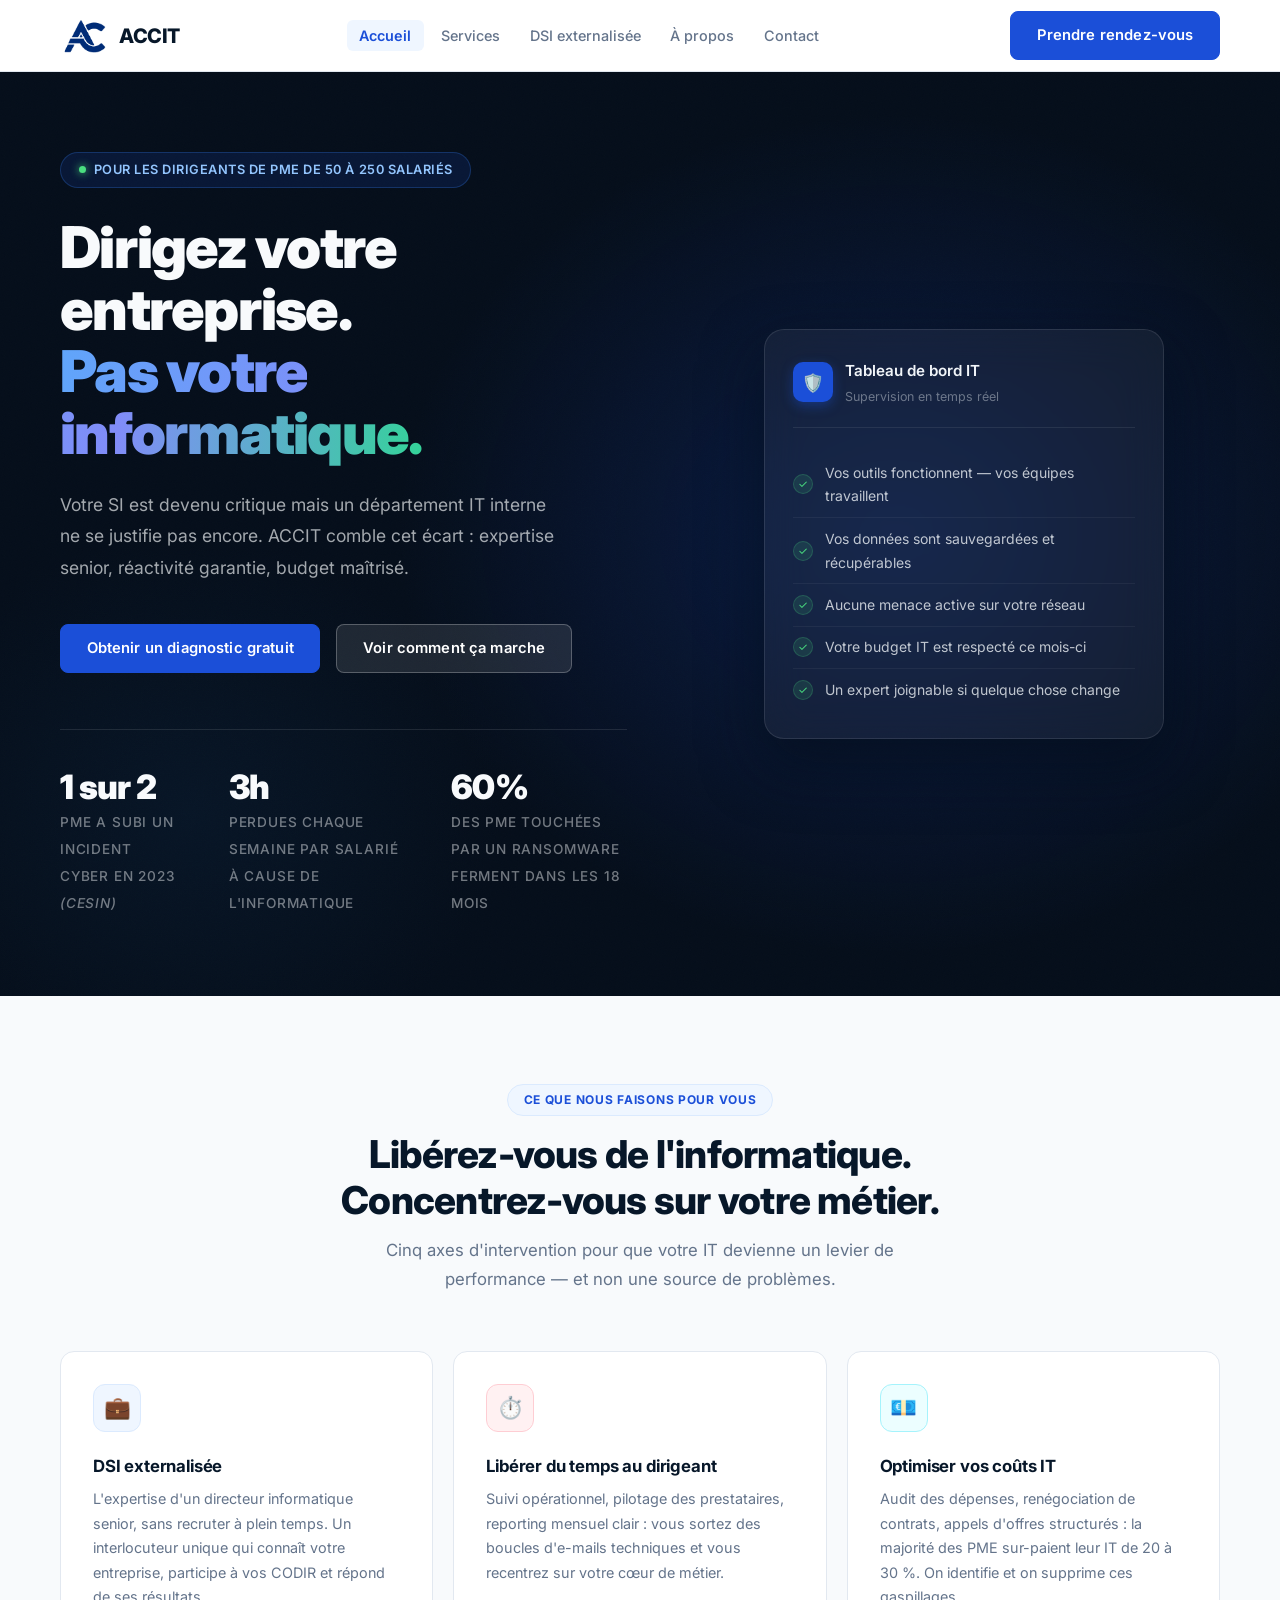
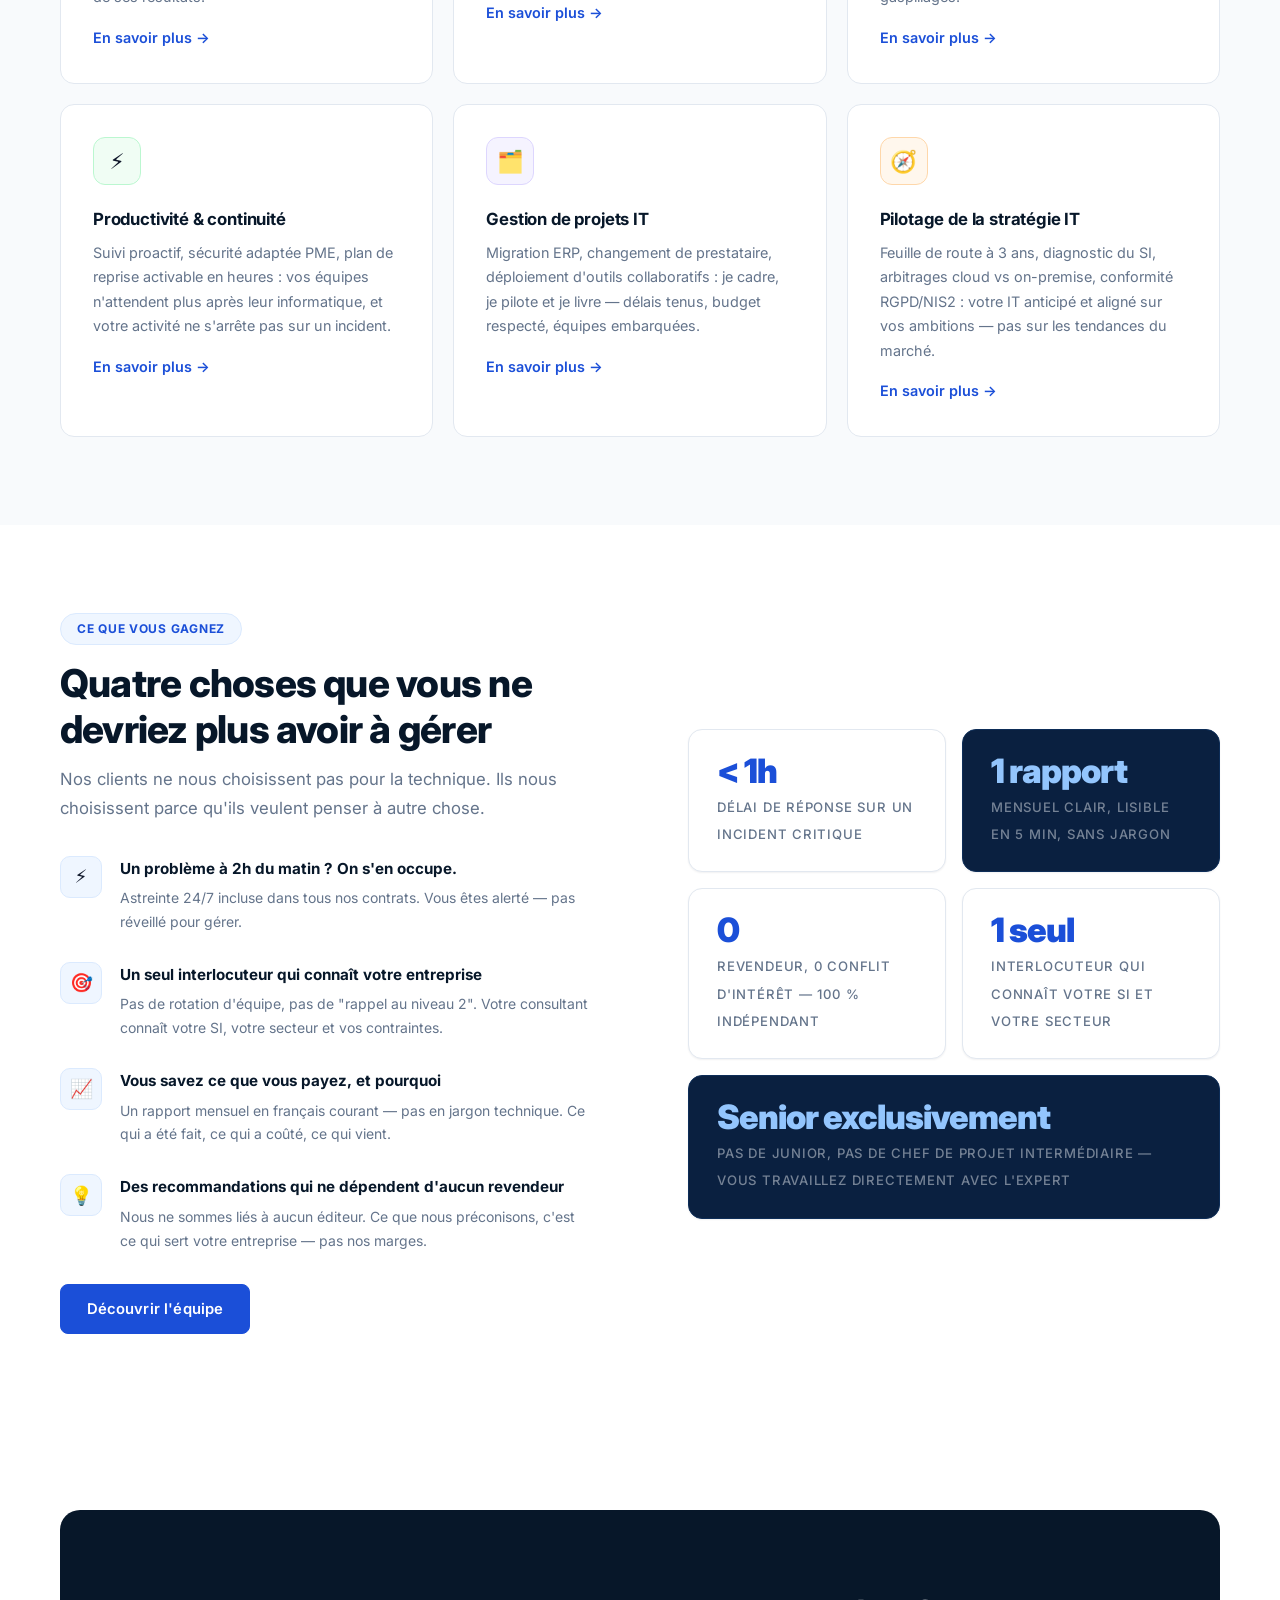
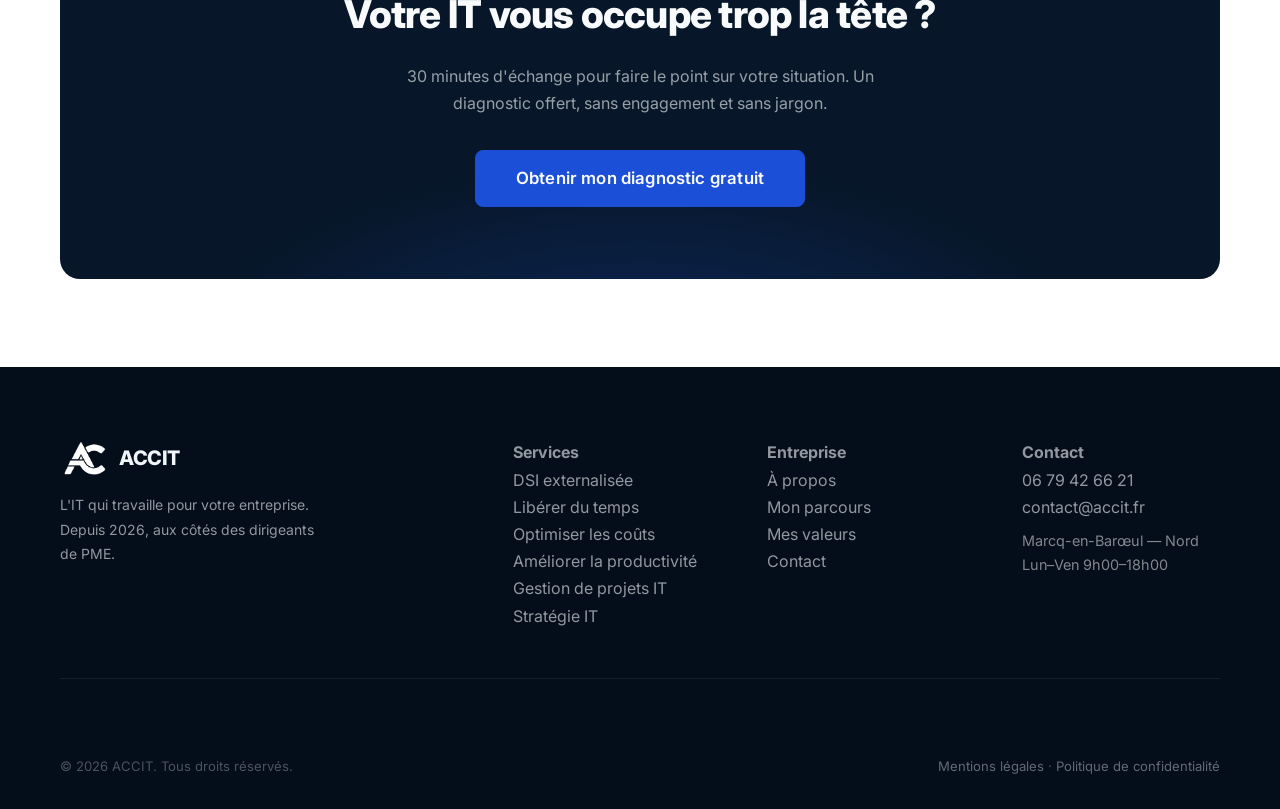
<file: index.html>
<!DOCTYPE html>
<html lang="fr">
<head>
  <meta charset="UTF-8" />
  <meta name="viewport" content="width=device-width, initial-scale=1.0" />
  <title>ACCIT — L'IT qui travaille pour votre entreprise, pas contre elle</title>
  <meta name="description" content="ACCIT accompagne les dirigeants de PME de 50 à 250 salariés : DSI externalisée, cybersécurité, infogérance et conseil IT orientés résultats." />
  <link rel="preconnect" href="https://fonts.googleapis.com" />
  <link rel="preconnect" href="https://fonts.gstatic.com" crossorigin />
  <link href="https://fonts.googleapis.com/css2?family=Inter:wght@400;500;600;700;800;900&display=swap" rel="stylesheet" />
  <link rel="stylesheet" href="css/style.css" />
</head>
<body>

  <!-- ══ Navigation ══════════════════════════════════════ -->
  <nav class="nav" role="navigation" aria-label="Navigation principale">
    <div class="container">
      <a href="index.html" class="nav-logo">
        <img src="images/logo-mark.svg" alt="" class="nav-logo-img" aria-hidden="true" />
        ACCIT
      </a>
      <ul class="nav-links" role="list">
        <li><a href="index.html">Accueil</a></li>
        <li><a href="services.html">Services</a></li>
        <li><a href="dsi-externalisee.html">DSI externalisée</a></li>
        <li><a href="a-propos.html">À propos</a></li>
        <li><a href="contact.html">Contact</a></li>
      </ul>
      <a href="https://calendar.app.google/eNuM4sdfJsq8MuJr5" target="_blank" rel="noopener noreferrer" class="btn btn-primary nav-cta">Prendre rendez-vous</a>
      <button class="nav-toggle" aria-label="Menu" aria-expanded="false">
        <span></span><span></span><span></span>
      </button>
    </div>
  </nav>

  <main>

    <!-- ══ Hero ══════════════════════════════════════════ -->
    <section class="hero" aria-labelledby="hero-title">
      <div class="container hero-grid">

        <div class="hero-content">
          <div class="hero-eyebrow">
            <span class="dot" aria-hidden="true"></span>
            Pour les dirigeants de PME de 50 à 250 salariés
          </div>
          <h1 id="hero-title">
            Dirigez votre entreprise.<br />
            <em>Pas votre informatique.</em>
          </h1>
          <p class="hero-desc">
            Votre SI est devenu critique mais un département IT interne ne se justifie pas encore.
            ACCIT comble cet écart : expertise senior, réactivité garantie, budget maîtrisé.
          </p>
          <div class="hero-actions">
            <a href="https://calendar.app.google/eNuM4sdfJsq8MuJr5" target="_blank" rel="noopener noreferrer" class="btn btn-primary">Obtenir un diagnostic gratuit</a>
            <a href="services.html" class="btn btn-ghost-white">Voir comment ça marche</a>
          </div>
          <div class="hero-stats" aria-label="Chiffres clés PME et informatique">
            <div class="hero-stat">
              <strong>1 sur 2</strong>
              <span>PME a subi un incident cyber en 2023 <em>(CESIN)</em></span>
            </div>
            <div class="hero-stat">
              <strong>3h</strong>
              <span>perdues chaque semaine par salarié à cause de l'informatique</span>
            </div>
            <div class="hero-stat">
              <strong>60%</strong>
              <span>des PME touchées par un ransomware ferment dans les 18 mois</span>
            </div>
          </div>
        </div>

        <div class="hero-visual" aria-hidden="true">
          <div class="hero-card">
            <div class="hero-card-header">
              <div class="hero-card-icon">🛡️</div>
              <div>
                <h3>Tableau de bord IT</h3>
                <p>Supervision en temps réel</p>
              </div>
            </div>
            <ul class="hero-services-list">
              <li><span class="check-icon">✓</span> Vos outils fonctionnent — vos équipes travaillent</li>
              <li><span class="check-icon">✓</span> Vos données sont sauvegardées et récupérables</li>
              <li><span class="check-icon">✓</span> Aucune menace active sur votre réseau</li>
              <li><span class="check-icon">✓</span> Votre budget IT est respecté ce mois-ci</li>
              <li><span class="check-icon">✓</span> Un expert joignable si quelque chose change</li>
            </ul>
          </div>
        </div>

      </div>
    </section>

    <!-- ══ Services résumés ══════════════════════════════ -->
    <section class="section section-alt" aria-labelledby="services-title">
      <div class="container">
        <header class="section-header centered">
          <span class="tag">Ce que nous faisons pour vous</span>
          <h2 class="section-title" id="services-title">Libérez-vous de l'informatique.<br />Concentrez-vous sur votre métier.</h2>
          <p class="section-sub">
            Cinq axes d'intervention pour que votre IT devienne un levier de performance — et non une source de problèmes.
          </p>
        </header>
        <div class="cards-grid cards-grid-3">
          <article class="card">
            <div class="card-icon blue" aria-hidden="true">💼</div>
            <h3>DSI externalisée</h3>
            <p>L'expertise d'un directeur informatique senior, sans recruter à plein temps. Un interlocuteur unique qui connaît votre entreprise, participe à vos CODIR et répond de ses résultats.</p>
            <a href="dsi-externalisee.html" style="display:inline-flex;align-items:center;gap:.4rem;color:var(--color-accent);font-weight:600;font-size:.9rem;margin-top:1rem;">En savoir plus →</a>
          </article>
          <article class="card">
            <div class="card-icon rose" aria-hidden="true">⏱️</div>
            <h3>Libérer du temps au dirigeant</h3>
            <p>Suivi opérationnel, pilotage des prestataires, reporting mensuel clair : vous sortez des boucles d'e-mails techniques et vous recentrez sur votre cœur de métier.</p>
            <a href="services.html#temps-dirigeant" style="display:inline-flex;align-items:center;gap:.4rem;color:var(--color-accent);font-weight:600;font-size:.9rem;margin-top:1rem;">En savoir plus →</a>
          </article>
          <article class="card">
            <div class="card-icon cyan" aria-hidden="true">💶</div>
            <h3>Optimiser vos coûts IT</h3>
            <p>Audit des dépenses, renégociation de contrats, appels d'offres structurés : la majorité des PME sur-paient leur IT de 20 à 30 %. On identifie et on supprime ces gaspillages.</p>
            <a href="services.html#couts" style="display:inline-flex;align-items:center;gap:.4rem;color:var(--color-accent);font-weight:600;font-size:.9rem;margin-top:1rem;">En savoir plus →</a>
          </article>
          <article class="card">
            <div class="card-icon green" aria-hidden="true">⚡</div>
            <h3>Productivité & continuité</h3>
            <p>Suivi proactif, sécurité adaptée PME, plan de reprise activable en heures : vos équipes n'attendent plus après leur informatique, et votre activité ne s'arrête pas sur un incident.</p>
            <a href="services.html#productivite" style="display:inline-flex;align-items:center;gap:.4rem;color:var(--color-accent);font-weight:600;font-size:.9rem;margin-top:1rem;">En savoir plus →</a>
          </article>
          <article class="card">
            <div class="card-icon purple" aria-hidden="true">🗂️</div>
            <h3>Gestion de projets IT</h3>
            <p>Migration ERP, changement de prestataire, déploiement d'outils collaboratifs : je cadre, je pilote et je livre — délais tenus, budget respecté, équipes embarquées.</p>
            <a href="services.html#projets" style="display:inline-flex;align-items:center;gap:.4rem;color:var(--color-accent);font-weight:600;font-size:.9rem;margin-top:1rem;">En savoir plus →</a>
          </article>
          <article class="card">
            <div class="card-icon orange" aria-hidden="true">🧭</div>
            <h3>Pilotage de la stratégie IT</h3>
            <p>Feuille de route à 3 ans, diagnostic du SI, arbitrages cloud vs on-premise, conformité RGPD/NIS2 : votre IT anticipé et aligné sur vos ambitions — pas sur les tendances du marché.</p>
            <a href="services.html#strategie" style="display:inline-flex;align-items:center;gap:.4rem;color:var(--color-accent);font-weight:600;font-size:.9rem;margin-top:1rem;">En savoir plus →</a>
          </article>
        </div>
      </div>
    </section>

    <!-- ══ Pourquoi ACCIT ═════════════════════════════════ -->
    <section class="section" aria-labelledby="why-title">
      <div class="container">
        <div class="why-grid">
          <div>
            <span class="tag">Ce que vous gagnez</span>
            <h2 class="section-title" id="why-title">Quatre choses que vous ne devriez plus avoir à gérer</h2>
            <p class="section-sub">
              Nos clients ne nous choisissent pas pour la technique. Ils nous choisissent parce qu'ils veulent penser à autre chose.
            </p>
            <div class="why-features">
              <div class="why-feature">
                <div class="why-feature-icon" aria-hidden="true">⚡</div>
                <div>
                  <h4>Un problème à 2h du matin ? On s'en occupe.</h4>
                  <p>Astreinte 24/7 incluse dans tous nos contrats. Vous êtes alerté — pas réveillé pour gérer.</p>
                </div>
              </div>
              <div class="why-feature">
                <div class="why-feature-icon" aria-hidden="true">🎯</div>
                <div>
                  <h4>Un seul interlocuteur qui connaît votre entreprise</h4>
                  <p>Pas de rotation d'équipe, pas de "rappel au niveau 2". Votre consultant connaît votre SI, votre secteur et vos contraintes.</p>
                </div>
              </div>
              <div class="why-feature">
                <div class="why-feature-icon" aria-hidden="true">📈</div>
                <div>
                  <h4>Vous savez ce que vous payez, et pourquoi</h4>
                  <p>Un rapport mensuel en français courant — pas en jargon technique. Ce qui a été fait, ce qui a coûté, ce qui vient.</p>
                </div>
              </div>
              <div class="why-feature">
                <div class="why-feature-icon" aria-hidden="true">💡</div>
                <div>
                  <h4>Des recommandations qui ne dépendent d'aucun revendeur</h4>
                  <p>Nous ne sommes liés à aucun éditeur. Ce que nous préconisons, c'est ce qui sert votre entreprise — pas nos marges.</p>
                </div>
              </div>
            </div>
            <a href="a-propos.html" class="btn btn-primary" style="margin-top:2rem;">Découvrir l'équipe</a>
          </div>

          <div class="why-visual" aria-hidden="true">
            <div class="metric-card">
              <strong>&lt; 1h</strong>
              <span>Délai de réponse sur un incident critique</span>
            </div>
            <div class="metric-card dark">
              <strong>1 rapport</strong>
              <span>Mensuel clair, lisible en 5 min, sans jargon</span>
            </div>
            <div class="metric-card">
              <strong>0</strong>
              <span>Revendeur, 0 conflit d'intérêt — 100 % indépendant</span>
            </div>
            <div class="metric-card">
              <strong>1 seul</strong>
              <span>Interlocuteur qui connaît votre SI et votre secteur</span>
            </div>
            <div class="metric-card wide dark">
              <strong>Senior exclusivement</strong>
              <span>Pas de junior, pas de chef de projet intermédiaire — vous travaillez directement avec l'expert</span>
            </div>
          </div>
        </div>
      </div>
    </section>

    <!-- ══ CTA ══════════════════════════════════════════ -->
    <section class="section" aria-labelledby="cta-title">
      <div class="container">
        <div class="cta-banner">
          <h2 id="cta-title">Votre IT vous occupe trop la tête ?</h2>
          <p>30 minutes d'échange pour faire le point sur votre situation. Un diagnostic offert, sans engagement et sans jargon.</p>
          <a href="https://calendar.app.google/eNuM4sdfJsq8MuJr5" target="_blank" rel="noopener noreferrer" class="btn btn-primary" style="font-size:1.05rem; padding:.85rem 2.5rem;">Obtenir mon diagnostic gratuit</a>
        </div>
      </div>
    </section>

  </main>

  <!-- ══ Footer ══════════════════════════════════════════ -->
  <footer class="footer" role="contentinfo">
    <div class="container">
      <div class="footer-grid">
        <div class="footer-brand">
          <a href="index.html" class="nav-logo">
            <img src="images/logo-mark.svg" alt="" class="nav-logo-img" aria-hidden="true" />
            ACCIT
          </a>
          <p>L'IT qui travaille pour votre entreprise. Depuis 2026, aux côtés des dirigeants de PME.</p>
        </div>
        <nav aria-label="Services">
          <h4>Services</h4>
          <ul>
            <li><a href="dsi-externalisee.html">DSI externalisée</a></li>
            <li><a href="services.html#temps-dirigeant">Libérer du temps</a></li>
            <li><a href="services.html#couts">Optimiser les coûts</a></li>
            <li><a href="services.html#productivite">Améliorer la productivité</a></li>
            <li><a href="services.html#projets">Gestion de projets IT</a></li>
            <li><a href="services.html#strategie">Stratégie IT</a></li>
          </ul>
        </nav>
        <nav aria-label="Entreprise">
          <h4>Entreprise</h4>
          <ul>
            <li><a href="a-propos.html">À propos</a></li>
            <li><a href="a-propos.html#parcours">Mon parcours</a></li>
            <li><a href="a-propos.html#valeurs">Mes valeurs</a></li>
            <li><a href="contact.html">Contact</a></li>
          </ul>
        </nav>
        <div>
          <h4>Contact</h4>
          <ul>
            <li><a href="tel:+33679426621">06 79 42 66 21</a></li>
            <li><a href="mailto:contact@accit.fr">contact@accit.fr</a></li>
            <li style="color:rgba(255,255,255,.5); font-size:.9rem; margin-top:.5rem;">Marcq-en-Barœul — Nord<br />Lun–Ven 9h00–18h00</li>
          </ul>
        </div>
      </div>
      <div class="footer-bottom">
        <span>© 2026 ACCIT. Tous droits réservés.</span>
        <span>
          <a href="mentions-legales.html">Mentions légales</a> ·
          <a href="mentions-legales.html#politique-confidentialite">Politique de confidentialité</a>
        </span>
      </div>
    </div>
  </footer>

  <script src="js/main.js"></script>
</body>
</html>
</file>
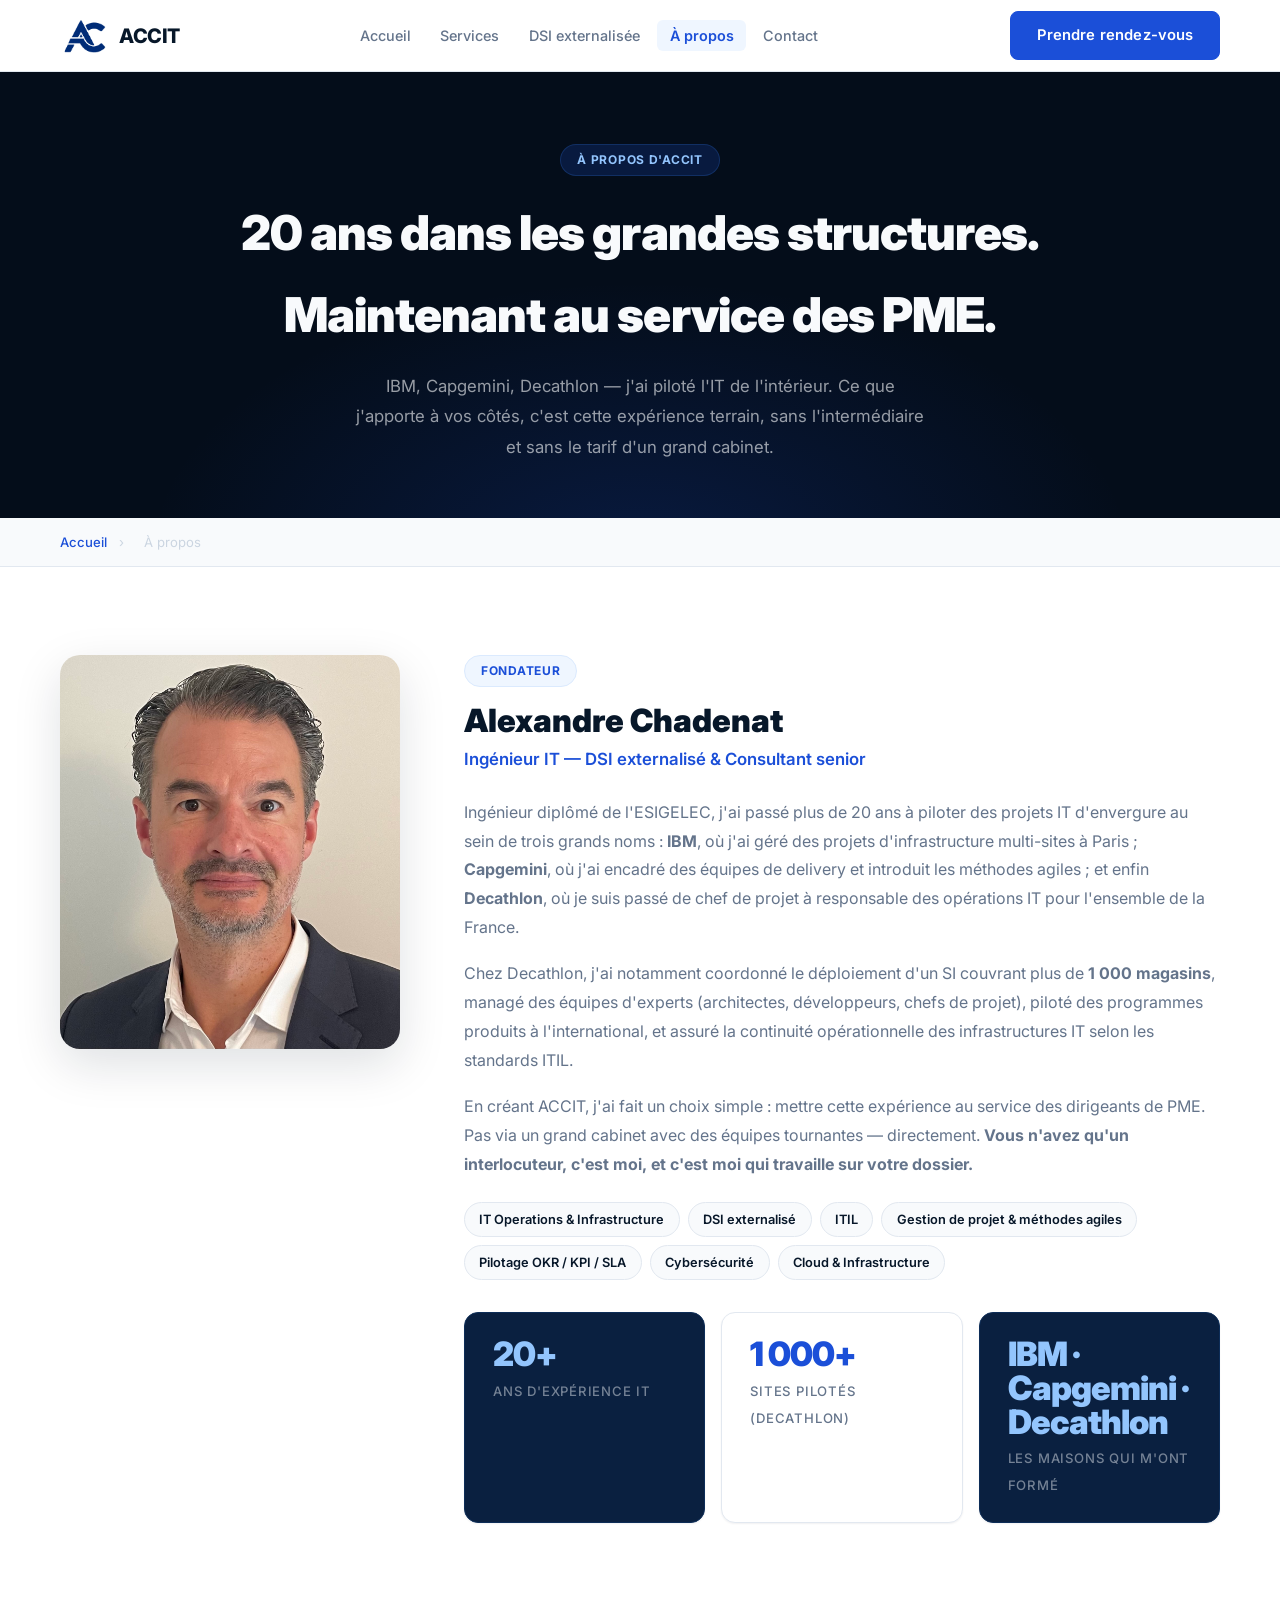
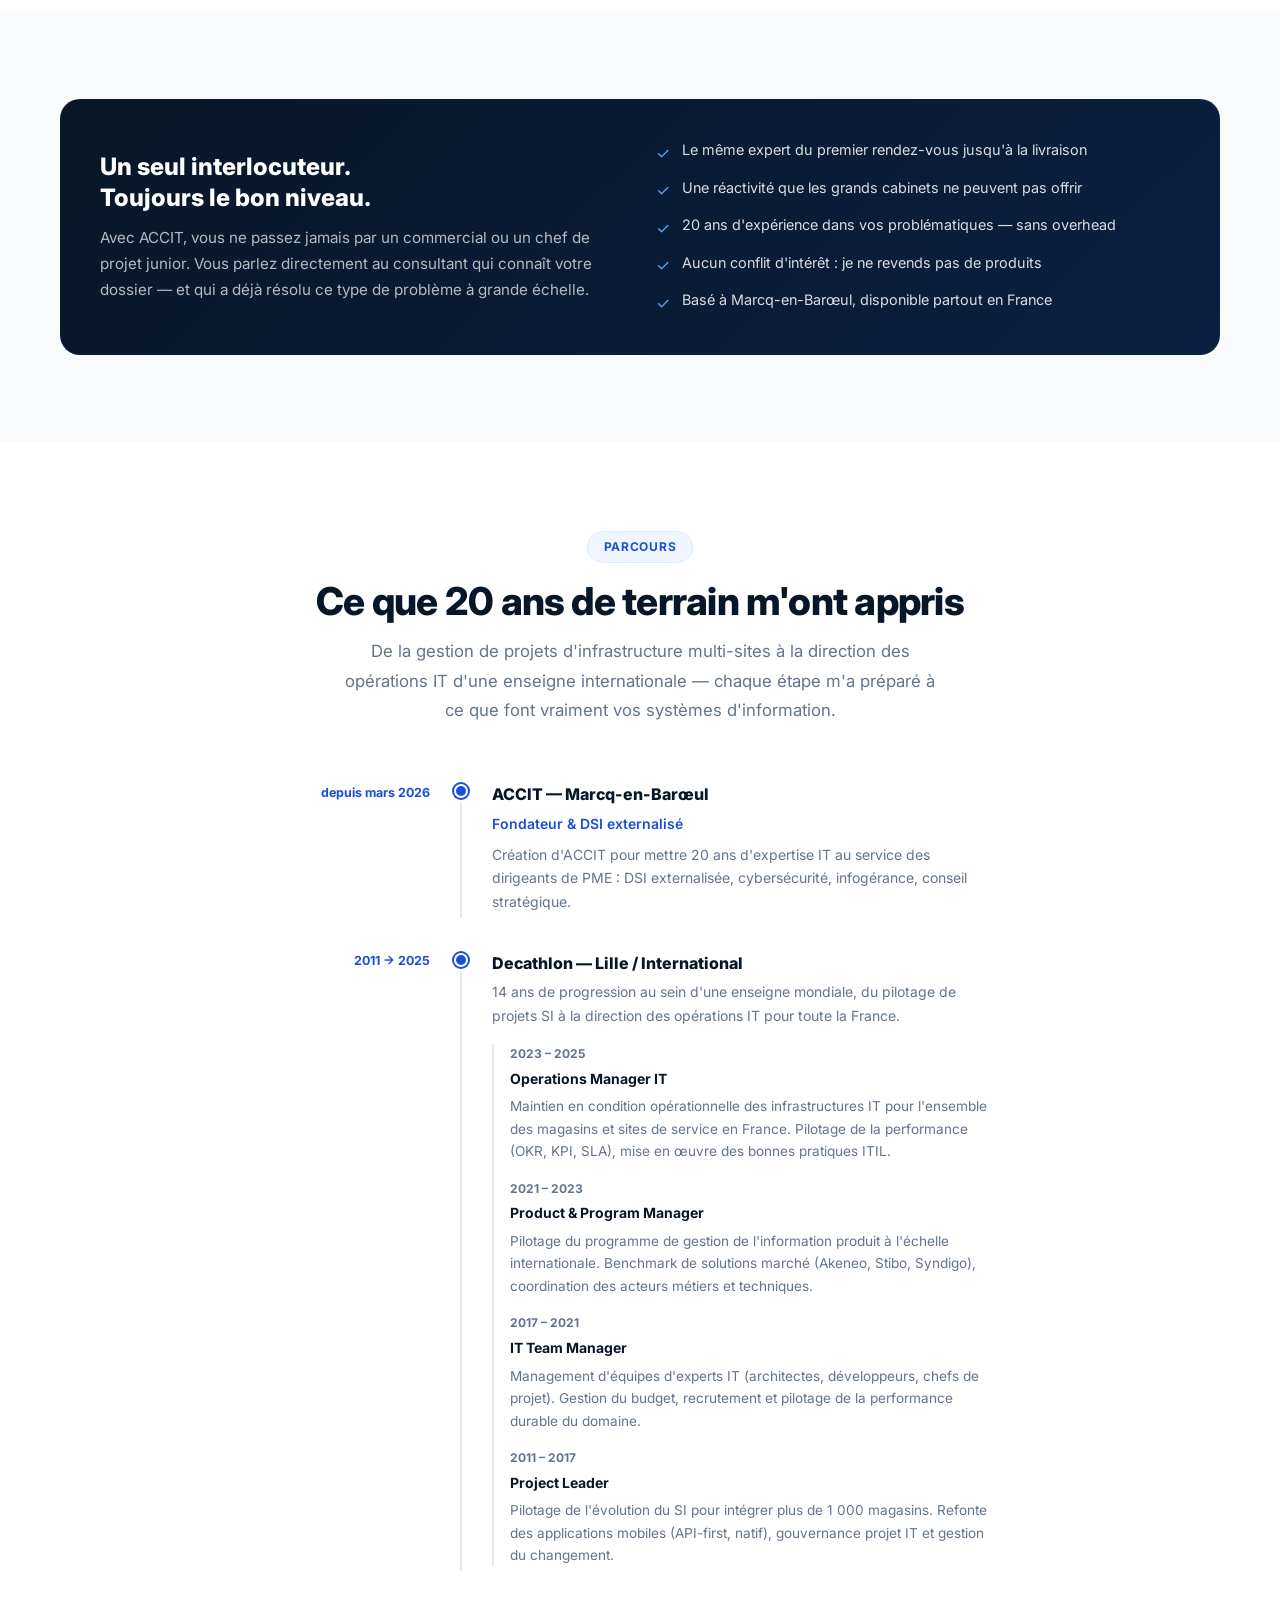
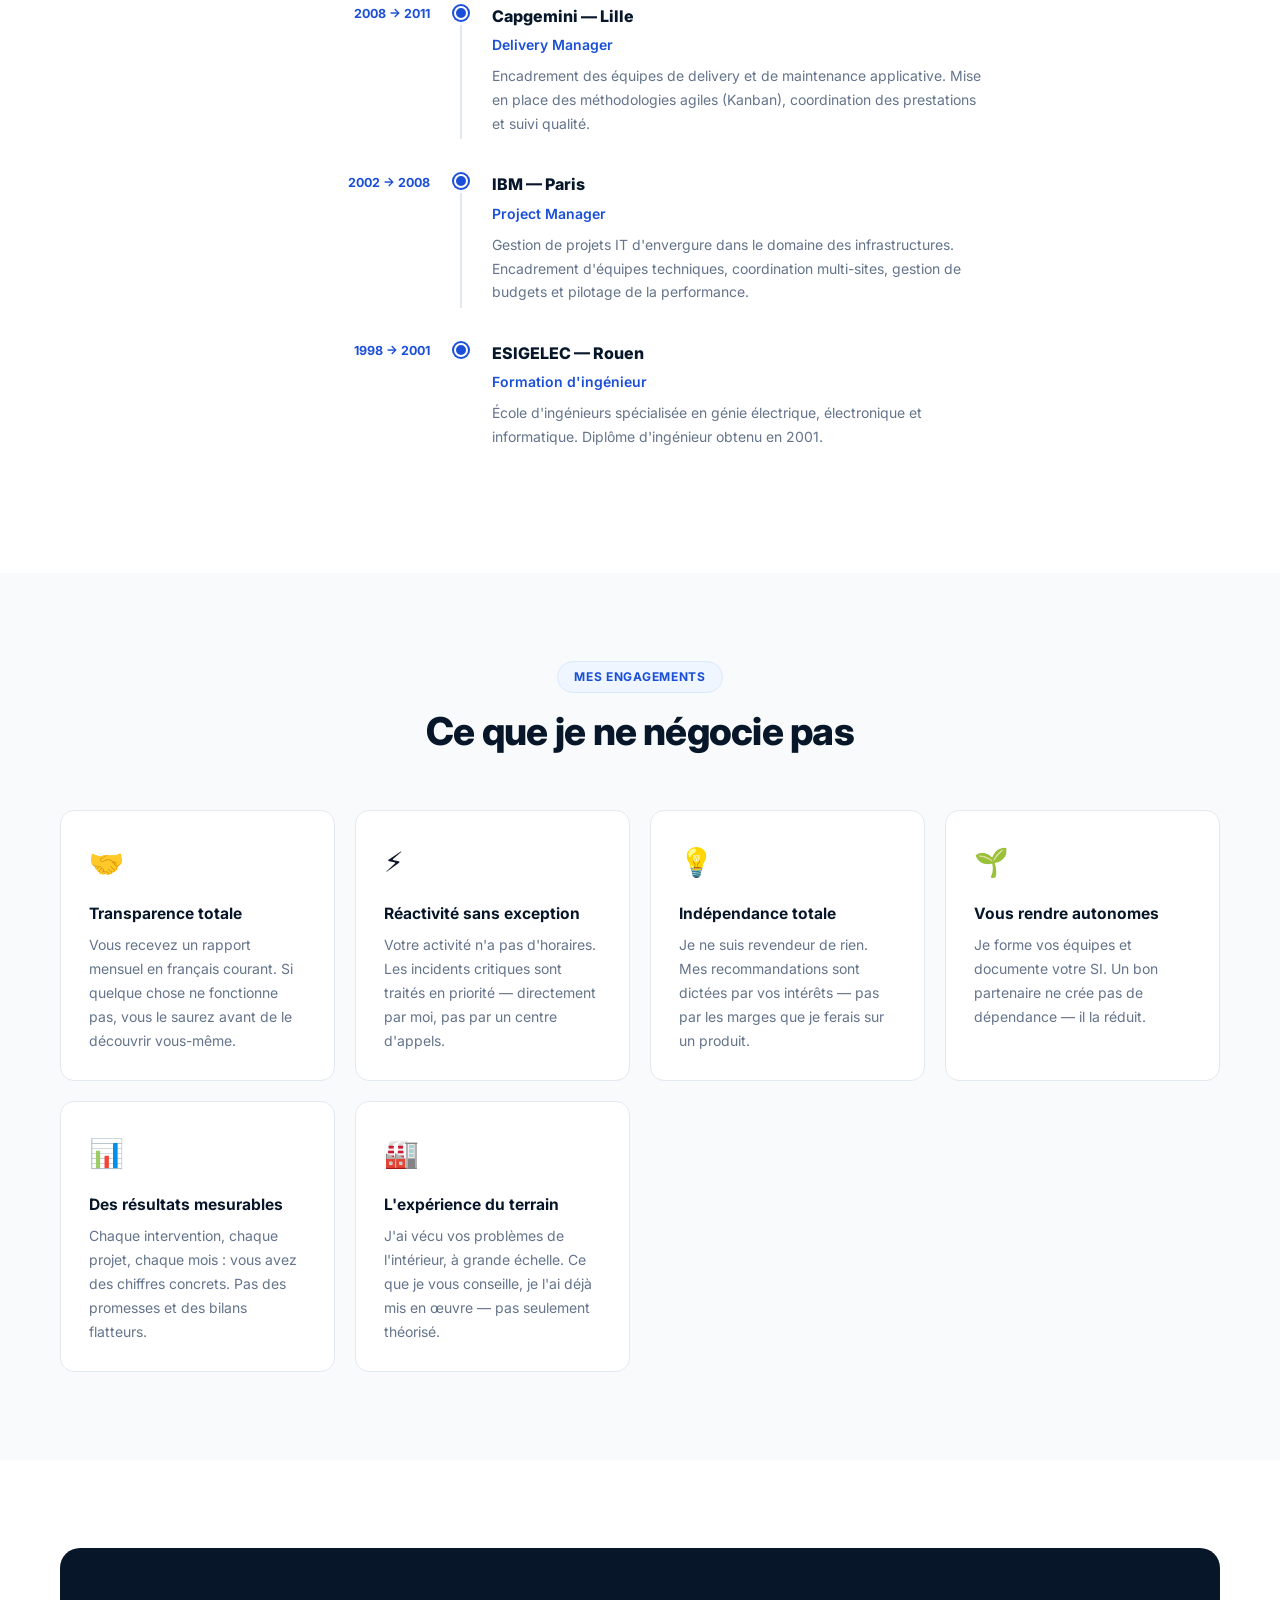
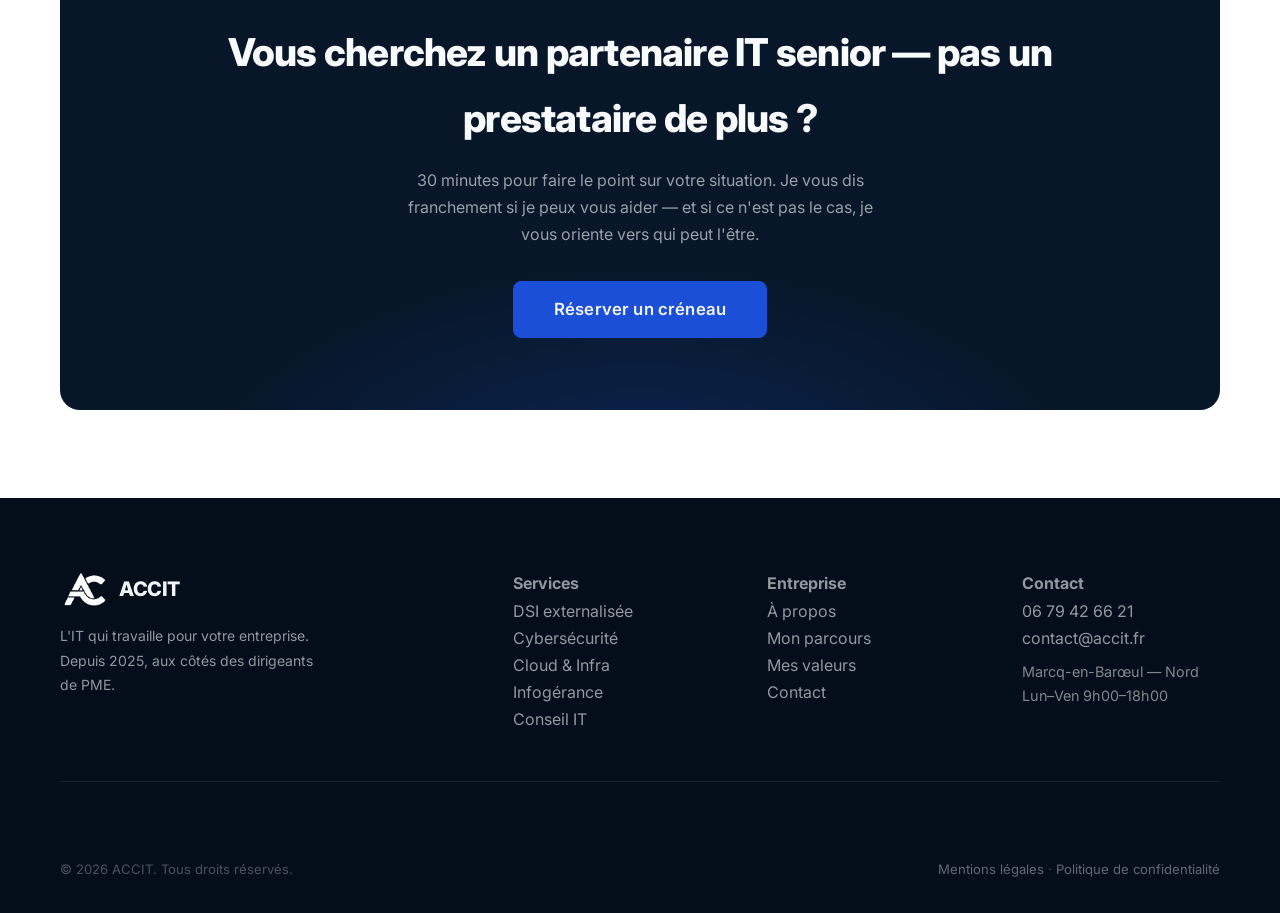
<file: a-propos.html>
<!DOCTYPE html>
<html lang="fr">
<head>
  <meta charset="UTF-8" />
  <meta name="viewport" content="width=device-width, initial-scale=1.0" />
  <title>À propos — ACCIT</title>
  <meta name="description" content="Alexandre Chadenat, ingénieur IT avec 20 ans d'expérience (IBM, Capgemini, Decathlon). ACCIT apporte aux PME l'expertise des grandes structures, à leur mesure." />
  <link rel="preconnect" href="https://fonts.googleapis.com" />
  <link rel="preconnect" href="https://fonts.gstatic.com" crossorigin />
  <link href="https://fonts.googleapis.com/css2?family=Inter:wght@400;500;600;700;800;900&display=swap" rel="stylesheet" />
  <link rel="stylesheet" href="css/style.css" />
  <style>
    /* ── Profil photo ── */
    .profile-layout {
      display: grid;
      grid-template-columns: 340px 1fr;
      gap: 4rem;
      align-items: start;
    }
    .profile-photo-wrap {
      position: sticky;
      top: 100px;
    }
    .profile-photo {
      width: 100%;
      border-radius: var(--radius-lg);
      box-shadow: var(--shadow-lg);
      display: block;
    }
    .profile-photo-placeholder {
      width: 100%;
      aspect-ratio: 3/4;
      background: var(--color-bg-alt);
      border-radius: var(--radius-lg);
      border: 2px dashed var(--color-border-subtle);
      display: flex;
      align-items: center;
      justify-content: center;
      color: var(--color-muted);
      font-size: .875rem;
      text-align: center;
      padding: 1rem;
    }
    .profile-name {
      font-size: 2rem;
      font-weight: 900;
      color: var(--color-primary);
      line-height: 1.15;
      margin-bottom: .35rem;
    }
    .profile-title {
      font-size: 1.05rem;
      color: var(--color-accent);
      font-weight: 600;
      margin-bottom: 1.5rem;
    }
    .profile-bio p {
      color: var(--color-muted);
      line-height: 1.8;
      margin-bottom: 1.1rem;
    }

    /* ── Timeline parcours ── */
    .timeline {
      display: flex;
      flex-direction: column;
      margin-top: 2rem;
    }
    /* 3 colonnes : date | axe (dot + ligne) | contenu */
    .timeline-item {
      display: grid;
      grid-template-columns: 140px 30px 1fr;
      gap: 0 1rem;
      padding-bottom: 2rem;
    }
    .timeline-date {
      font-size: .78rem;
      font-weight: 700;
      color: var(--color-accent);
      text-align: right;
      padding-top: .15rem;
      line-height: 1.45;
      white-space: nowrap;
    }
    /* Colonne du milieu : dot en haut, ligne verticale en dessous */
    .timeline-stem {
      display: flex;
      flex-direction: column;
      align-items: center;
    }
    .timeline-dot {
      width: 14px;
      height: 14px;
      border-radius: 50%;
      background: var(--color-accent);
      border: 2px solid var(--color-bg);
      box-shadow: 0 0 0 2px var(--color-accent);
      flex-shrink: 0;
      margin-top: 3px;
      z-index: 1;
    }
    .timeline-line {
      width: 2px;
      flex: 1;
      background: var(--color-border-subtle);
      margin-top: 5px;
      min-height: 16px;
    }
    .timeline-item:last-child .timeline-line {
      display: none;
    }
    .timeline-content {
      padding-bottom: .25rem;
    }
    .timeline-company {
      font-weight: 800;
      font-size: 1rem;
      color: var(--color-primary);
      margin-bottom: .2rem;
    }
    .timeline-role {
      font-size: .875rem;
      color: var(--color-accent);
      font-weight: 600;
      margin-bottom: .45rem;
    }
    .timeline-desc {
      font-size: .875rem;
      color: var(--color-muted);
      line-height: 1.7;
    }
    /* Sous-rôles pour entrées groupées (ex. Decathlon) */
    .timeline-subroles {
      margin-top: 1rem;
      display: flex;
      flex-direction: column;
      gap: 1rem;
      border-left: 2px solid var(--color-border-subtle);
      padding-left: 1rem;
    }
    .timeline-subrole-period {
      font-size: .75rem;
      font-weight: 700;
      color: var(--color-muted);
      margin-bottom: .15rem;
    }
    .timeline-subrole-role {
      font-size: .875rem;
      font-weight: 700;
      color: var(--color-primary);
      margin-bottom: .3rem;
    }
    .timeline-subrole-desc {
      font-size: .85rem;
      color: var(--color-muted);
      line-height: 1.65;
    }

    /* ── Solo avantage ── */
    .solo-banner {
      background: linear-gradient(135deg, var(--navy-900) 0%, var(--navy-800) 100%);
      border-radius: var(--radius-lg);
      padding: 2.5rem;
      color: #fff;
      display: grid;
      grid-template-columns: 1fr 1fr;
      gap: 2rem;
      align-items: center;
    }
    .solo-banner h3 {
      font-size: 1.5rem;
      font-weight: 800;
      line-height: 1.3;
      margin-bottom: .75rem;
    }
    .solo-banner p {
      color: rgba(255,255,255,.7);
      line-height: 1.7;
      font-size: .95rem;
    }
    .solo-points {
      display: flex;
      flex-direction: column;
      gap: .75rem;
    }
    .solo-point {
      display: flex;
      align-items: flex-start;
      gap: .75rem;
      font-size: .9rem;
      color: rgba(255,255,255,.85);
      line-height: 1.5;
    }
    .solo-point-icon {
      color: #60A5FA;
      font-size: 1rem;
      flex-shrink: 0;
      margin-top: .1rem;
    }

    @media (max-width: 900px) {
      .profile-layout { grid-template-columns: 1fr; }
      .profile-photo-wrap { position: static; max-width: 280px; }
      .solo-banner { grid-template-columns: 1fr; }
      .timeline-item { grid-template-columns: 110px 26px 1fr; gap: 0 .75rem; }
      .timeline-date { font-size: .72rem; }
    }
  </style>
</head>
<body>

  <!-- ══ Navigation ══════════════════════════════════════ -->
  <nav class="nav" role="navigation" aria-label="Navigation principale">
    <div class="container">
      <a href="index.html" class="nav-logo">
        <img src="images/logo-mark.svg" alt="" class="nav-logo-img" aria-hidden="true" />
        ACCIT
      </a>
      <ul class="nav-links" role="list">
        <li><a href="index.html">Accueil</a></li>
        <li><a href="services.html">Services</a></li>
        <li><a href="dsi-externalisee.html">DSI externalisée</a></li>
        <li><a href="a-propos.html">À propos</a></li>
        <li><a href="contact.html">Contact</a></li>
      </ul>
      <a href="https://calendar.app.google/eNuM4sdfJsq8MuJr5" target="_blank" rel="noopener noreferrer" class="btn btn-primary nav-cta">Prendre rendez-vous</a>
      <button class="nav-toggle" aria-label="Menu" aria-expanded="false">
        <span></span><span></span><span></span>
      </button>
    </div>
  </nav>

  <main>

    <!-- ══ Hero page ══════════════════════════════════════ -->
    <section class="page-hero">
      <div class="container">
        <span class="tag">À propos d'ACCIT</span>
        <h1>20 ans dans les grandes structures.<br />Maintenant au service des PME.</h1>
        <p>IBM, Capgemini, Decathlon — j'ai piloté l'IT de l'intérieur. Ce que j'apporte à vos côtés, c'est cette expérience terrain, sans l'intermédiaire et sans le tarif d'un grand cabinet.</p>
      </div>
    </section>

    <nav class="breadcrumb" aria-label="Fil d'Ariane">
      <div class="container">
        <a href="index.html">Accueil</a>
        <span aria-hidden="true">›</span>
        <span aria-current="page">À propos</span>
      </div>
    </nav>

    <!-- ══ Profil Alexandre ════════════════════════════════ -->
    <section class="section" id="alexandre" aria-labelledby="profil-title">
      <div class="container">
        <div class="profile-layout">

          <!-- Photo ── -->
          <div class="profile-photo-wrap">
            <img
              src="images/photo-alexandre.jpg"
              alt="Alexandre Chadenat — fondateur d'ACCIT"
              class="profile-photo"
              loading="lazy"
            />
          </div>

          <!-- Bio ── -->
          <div>
            <span class="tag">Fondateur</span>
            <h2 class="profile-name" id="profil-title">Alexandre Chadenat</h2>
            <p class="profile-title">Ingénieur IT — DSI externalisé & Consultant senior</p>

            <div class="profile-bio">
              <p>
                Ingénieur diplômé de l'ESIGELEC, j'ai passé plus de 20 ans à piloter des projets IT d'envergure au sein de trois grands noms : <strong>IBM</strong>, où j'ai géré des projets d'infrastructure multi-sites à Paris ; <strong>Capgemini</strong>, où j'ai encadré des équipes de delivery et introduit les méthodes agiles ; et enfin <strong>Decathlon</strong>, où je suis passé de chef de projet à responsable des opérations IT pour l'ensemble de la France.
              </p>
              <p>
                Chez Decathlon, j'ai notamment coordonné le déploiement d'un SI couvrant plus de <strong>1 000 magasins</strong>, managé des équipes d'experts (architectes, développeurs, chefs de projet), piloté des programmes produits à l'international, et assuré la continuité opérationnelle des infrastructures IT selon les standards ITIL.
              </p>
              <p>
                En créant ACCIT, j'ai fait un choix simple : mettre cette expérience au service des dirigeants de PME. Pas via un grand cabinet avec des équipes tournantes — directement. <strong>Vous n'avez qu'un interlocuteur, c'est moi, et c'est moi qui travaille sur votre dossier.</strong>
              </p>
            </div>

            <!-- Tags compétences ── -->
            <div style="display:flex; flex-wrap:wrap; gap:.5rem; margin-top:1.5rem;">
              <span style="background:var(--color-bg-alt); border:1px solid var(--color-border-subtle); border-radius:999px; padding:.35rem .9rem; font-size:.8rem; font-weight:600; color:var(--color-primary);">IT Operations & Infrastructure</span>
              <span style="background:var(--color-bg-alt); border:1px solid var(--color-border-subtle); border-radius:999px; padding:.35rem .9rem; font-size:.8rem; font-weight:600; color:var(--color-primary);">DSI externalisé</span>
              <span style="background:var(--color-bg-alt); border:1px solid var(--color-border-subtle); border-radius:999px; padding:.35rem .9rem; font-size:.8rem; font-weight:600; color:var(--color-primary);">ITIL</span>
              <span style="background:var(--color-bg-alt); border:1px solid var(--color-border-subtle); border-radius:999px; padding:.35rem .9rem; font-size:.8rem; font-weight:600; color:var(--color-primary);">Gestion de projet & méthodes agiles</span>
              <span style="background:var(--color-bg-alt); border:1px solid var(--color-border-subtle); border-radius:999px; padding:.35rem .9rem; font-size:.8rem; font-weight:600; color:var(--color-primary);">Pilotage OKR / KPI / SLA</span>
              <span style="background:var(--color-bg-alt); border:1px solid var(--color-border-subtle); border-radius:999px; padding:.35rem .9rem; font-size:.8rem; font-weight:600; color:var(--color-primary);">Cybersécurité</span>
              <span style="background:var(--color-bg-alt); border:1px solid var(--color-border-subtle); border-radius:999px; padding:.35rem .9rem; font-size:.8rem; font-weight:600; color:var(--color-primary);">Cloud & Infrastructure</span>
            </div>

            <!-- Métriques ── -->
            <div class="cards-grid" style="grid-template-columns:repeat(3,1fr); gap:1rem; margin-top:2rem;" aria-hidden="true">
              <div class="metric-card dark">
                <strong>20+</strong>
                <span>ans d'expérience IT</span>
              </div>
              <div class="metric-card">
                <strong>1 000+</strong>
                <span>sites pilotés (Decathlon)</span>
              </div>
              <div class="metric-card dark">
                <strong>IBM · Capgemini · Decathlon</strong>
                <span>Les maisons qui m'ont formé</span>
              </div>
            </div>
          </div>

        </div>
      </div>
    </section>

    <!-- ══ Avantage solo ══════════════════════════════════ -->
    <section class="section section-alt" aria-labelledby="solo-title">
      <div class="container">
        <div class="solo-banner">
          <div>
            <h3 id="solo-title">Un seul interlocuteur.<br />Toujours le bon niveau.</h3>
            <p>Avec ACCIT, vous ne passez jamais par un commercial ou un chef de projet junior. Vous parlez directement au consultant qui connaît votre dossier — et qui a déjà résolu ce type de problème à grande échelle.</p>
          </div>
          <div class="solo-points">
            <div class="solo-point">
              <span class="solo-point-icon">✓</span>
              <span>Le même expert du premier rendez-vous jusqu'à la livraison</span>
            </div>
            <div class="solo-point">
              <span class="solo-point-icon">✓</span>
              <span>Une réactivité que les grands cabinets ne peuvent pas offrir</span>
            </div>
            <div class="solo-point">
              <span class="solo-point-icon">✓</span>
              <span>20 ans d'expérience dans vos problématiques — sans overhead</span>
            </div>
            <div class="solo-point">
              <span class="solo-point-icon">✓</span>
              <span>Aucun conflit d'intérêt : je ne revends pas de produits</span>
            </div>
            <div class="solo-point">
              <span class="solo-point-icon">✓</span>
              <span>Basé à Marcq-en-Barœul, disponible partout en France</span>
            </div>
          </div>
        </div>
      </div>
    </section>

    <!-- ══ Parcours ═══════════════════════════════════════ -->
    <section class="section" id="parcours" aria-labelledby="parcours-title">
      <div class="container">
        <header class="section-header centered">
          <span class="tag">Parcours</span>
          <h2 class="section-title" id="parcours-title">Ce que 20 ans de terrain m'ont appris</h2>
          <p class="section-sub">De la gestion de projets d'infrastructure multi-sites à la direction des opérations IT d'une enseigne internationale — chaque étape m'a préparé à ce que font vraiment vos systèmes d'information.</p>
        </header>

        <div style="max-width:700px; margin-inline:auto;">
          <div class="timeline">

            <div class="timeline-item">
              <div class="timeline-date">depuis mars 2026</div>
              <div class="timeline-stem" aria-hidden="true">
                <div class="timeline-dot"></div>
                <div class="timeline-line"></div>
              </div>
              <div class="timeline-content">
                <p class="timeline-company">ACCIT — Marcq-en-Barœul</p>
                <p class="timeline-role">Fondateur & DSI externalisé</p>
                <p class="timeline-desc">Création d'ACCIT pour mettre 20 ans d'expertise IT au service des dirigeants de PME : DSI externalisée, cybersécurité, infogérance, conseil stratégique.</p>
              </div>
            </div>

            <!-- Decathlon — entrée groupée -->
            <div class="timeline-item">
              <div class="timeline-date">2011 → 2025</div>
              <div class="timeline-stem" aria-hidden="true">
                <div class="timeline-dot"></div>
                <div class="timeline-line"></div>
              </div>
              <div class="timeline-content">
                <p class="timeline-company">Decathlon — Lille / International</p>
                <p class="timeline-desc">14 ans de progression au sein d'une enseigne mondiale, du pilotage de projets SI à la direction des opérations IT pour toute la France.</p>
                <div class="timeline-subroles">
                  <div>
                    <p class="timeline-subrole-period">2023 – 2025</p>
                    <p class="timeline-subrole-role">Operations Manager IT</p>
                    <p class="timeline-subrole-desc">Maintien en condition opérationnelle des infrastructures IT pour l'ensemble des magasins et sites de service en France. Pilotage de la performance (OKR, KPI, SLA), mise en œuvre des bonnes pratiques ITIL.</p>
                  </div>
                  <div>
                    <p class="timeline-subrole-period">2021 – 2023</p>
                    <p class="timeline-subrole-role">Product & Program Manager</p>
                    <p class="timeline-subrole-desc">Pilotage du programme de gestion de l'information produit à l'échelle internationale. Benchmark de solutions marché (Akeneo, Stibo, Syndigo), coordination des acteurs métiers et techniques.</p>
                  </div>
                  <div>
                    <p class="timeline-subrole-period">2017 – 2021</p>
                    <p class="timeline-subrole-role">IT Team Manager</p>
                    <p class="timeline-subrole-desc">Management d'équipes d'experts IT (architectes, développeurs, chefs de projet). Gestion du budget, recrutement et pilotage de la performance durable du domaine.</p>
                  </div>
                  <div>
                    <p class="timeline-subrole-period">2011 – 2017</p>
                    <p class="timeline-subrole-role">Project Leader</p>
                    <p class="timeline-subrole-desc">Pilotage de l'évolution du SI pour intégrer plus de 1 000 magasins. Refonte des applications mobiles (API-first, natif), gouvernance projet IT et gestion du changement.</p>
                  </div>
                </div>
              </div>
            </div>

            <div class="timeline-item">
              <div class="timeline-date">2008 → 2011</div>
              <div class="timeline-stem" aria-hidden="true">
                <div class="timeline-dot"></div>
                <div class="timeline-line"></div>
              </div>
              <div class="timeline-content">
                <p class="timeline-company">Capgemini — Lille</p>
                <p class="timeline-role">Delivery Manager</p>
                <p class="timeline-desc">Encadrement des équipes de delivery et de maintenance applicative. Mise en place des méthodologies agiles (Kanban), coordination des prestations et suivi qualité.</p>
              </div>
            </div>

            <div class="timeline-item">
              <div class="timeline-date">2002 → 2008</div>
              <div class="timeline-stem" aria-hidden="true">
                <div class="timeline-dot"></div>
                <div class="timeline-line"></div>
              </div>
              <div class="timeline-content">
                <p class="timeline-company">IBM — Paris</p>
                <p class="timeline-role">Project Manager</p>
                <p class="timeline-desc">Gestion de projets IT d'envergure dans le domaine des infrastructures. Encadrement d'équipes techniques, coordination multi-sites, gestion de budgets et pilotage de la performance.</p>
              </div>
            </div>

            <div class="timeline-item">
              <div class="timeline-date">1998 → 2001</div>
              <div class="timeline-stem" aria-hidden="true">
                <div class="timeline-dot"></div>
                <div class="timeline-line"></div>
              </div>
              <div class="timeline-content">
                <p class="timeline-company">ESIGELEC — Rouen</p>
                <p class="timeline-role">Formation d'ingénieur</p>
                <p class="timeline-desc">École d'ingénieurs spécialisée en génie électrique, électronique et informatique. Diplôme d'ingénieur obtenu en 2001.</p>
              </div>
            </div>

          </div>
        </div>
      </div>
    </section>

    <!-- ══ Valeurs ════════════════════════════════════════ -->
    <section class="section section-alt" id="valeurs" aria-labelledby="valeurs-title">
      <div class="container">
        <header class="section-header centered">
          <span class="tag">Mes engagements</span>
          <h2 class="section-title" id="valeurs-title">Ce que je ne négocie pas</h2>
        </header>
        <div class="values-grid">
          <article class="value-card">
            <div class="value-icon" aria-hidden="true">🤝</div>
            <h3>Transparence totale</h3>
            <p>Vous recevez un rapport mensuel en français courant. Si quelque chose ne fonctionne pas, vous le saurez avant de le découvrir vous-même.</p>
          </article>
          <article class="value-card">
            <div class="value-icon" aria-hidden="true">⚡</div>
            <h3>Réactivité sans exception</h3>
            <p>Votre activité n'a pas d'horaires. Les incidents critiques sont traités en priorité — directement par moi, pas par un centre d'appels.</p>
          </article>
          <article class="value-card">
            <div class="value-icon" aria-hidden="true">💡</div>
            <h3>Indépendance totale</h3>
            <p>Je ne suis revendeur de rien. Mes recommandations sont dictées par vos intérêts — pas par les marges que je ferais sur un produit.</p>
          </article>
          <article class="value-card">
            <div class="value-icon" aria-hidden="true">🌱</div>
            <h3>Vous rendre autonomes</h3>
            <p>Je forme vos équipes et documente votre SI. Un bon partenaire ne crée pas de dépendance — il la réduit.</p>
          </article>
          <article class="value-card">
            <div class="value-icon" aria-hidden="true">📊</div>
            <h3>Des résultats mesurables</h3>
            <p>Chaque intervention, chaque projet, chaque mois : vous avez des chiffres concrets. Pas des promesses et des bilans flatteurs.</p>
          </article>
          <article class="value-card">
            <div class="value-icon" aria-hidden="true">🏭</div>
            <h3>L'expérience du terrain</h3>
            <p>J'ai vécu vos problèmes de l'intérieur, à grande échelle. Ce que je vous conseille, je l'ai déjà mis en œuvre — pas seulement théorisé.</p>
          </article>
        </div>
      </div>
    </section>

    <!-- ══ CTA ═══════════════════════════════════════════ -->
    <section class="section" aria-labelledby="cta-apropos-title">
      <div class="container">
        <div class="cta-banner">
          <h2 id="cta-apropos-title">Vous cherchez un partenaire IT senior — pas un prestataire de plus ?</h2>
          <p>30 minutes pour faire le point sur votre situation. Je vous dis franchement si je peux vous aider — et si ce n'est pas le cas, je vous oriente vers qui peut l'être.</p>
          <a href="https://calendar.app.google/eNuM4sdfJsq8MuJr5" target="_blank" rel="noopener noreferrer" class="btn btn-primary" style="font-size:1.05rem; padding:.85rem 2.5rem;">Réserver un créneau</a>
        </div>
      </div>
    </section>

  </main>

  <!-- ══ Footer ══════════════════════════════════════════ -->
  <footer class="footer" role="contentinfo">
    <div class="container">
      <div class="footer-grid">
        <div class="footer-brand">
          <a href="index.html" class="nav-logo">
            <img src="images/logo-mark.svg" alt="" class="nav-logo-img" aria-hidden="true" />
            ACCIT
          </a>
          <p>L'IT qui travaille pour votre entreprise. Depuis 2025, aux côtés des dirigeants de PME.</p>
        </div>
        <nav aria-label="Services">
          <h4>Services</h4>
          <ul>
            <li><a href="dsi-externalisee.html">DSI externalisée</a></li>
            <li><a href="services.html#cybersecurite">Cybersécurité</a></li>
            <li><a href="services.html#cloud">Cloud & Infra</a></li>
            <li><a href="services.html#infogerance">Infogérance</a></li>
            <li><a href="services.html#conseil">Conseil IT</a></li>
          </ul>
        </nav>
        <nav aria-label="Entreprise">
          <h4>Entreprise</h4>
          <ul>
            <li><a href="a-propos.html">À propos</a></li>
            <li><a href="a-propos.html#parcours">Mon parcours</a></li>
            <li><a href="a-propos.html#valeurs">Mes valeurs</a></li>
            <li><a href="contact.html">Contact</a></li>
          </ul>
        </nav>
        <div>
          <h4>Contact</h4>
          <ul>
            <li><a href="tel:+33679426621">06 79 42 66 21</a></li>
            <li><a href="mailto:contact@accit.fr">contact@accit.fr</a></li>
            <li style="color:rgba(255,255,255,.5); font-size:.9rem; margin-top:.5rem;">Marcq-en-Barœul — Nord<br />Lun–Ven 9h00–18h00</li>
          </ul>
        </div>
      </div>
      <div class="footer-bottom">
        <span>© 2026 ACCIT. Tous droits réservés.</span>
        <span>
          <a href="mentions-legales.html">Mentions légales</a> ·
          <a href="mentions-legales.html#politique-confidentialite">Politique de confidentialité</a>
        </span>
      </div>
    </div>
  </footer>

  <script src="js/main.js"></script>
</body>
</html>
</file>
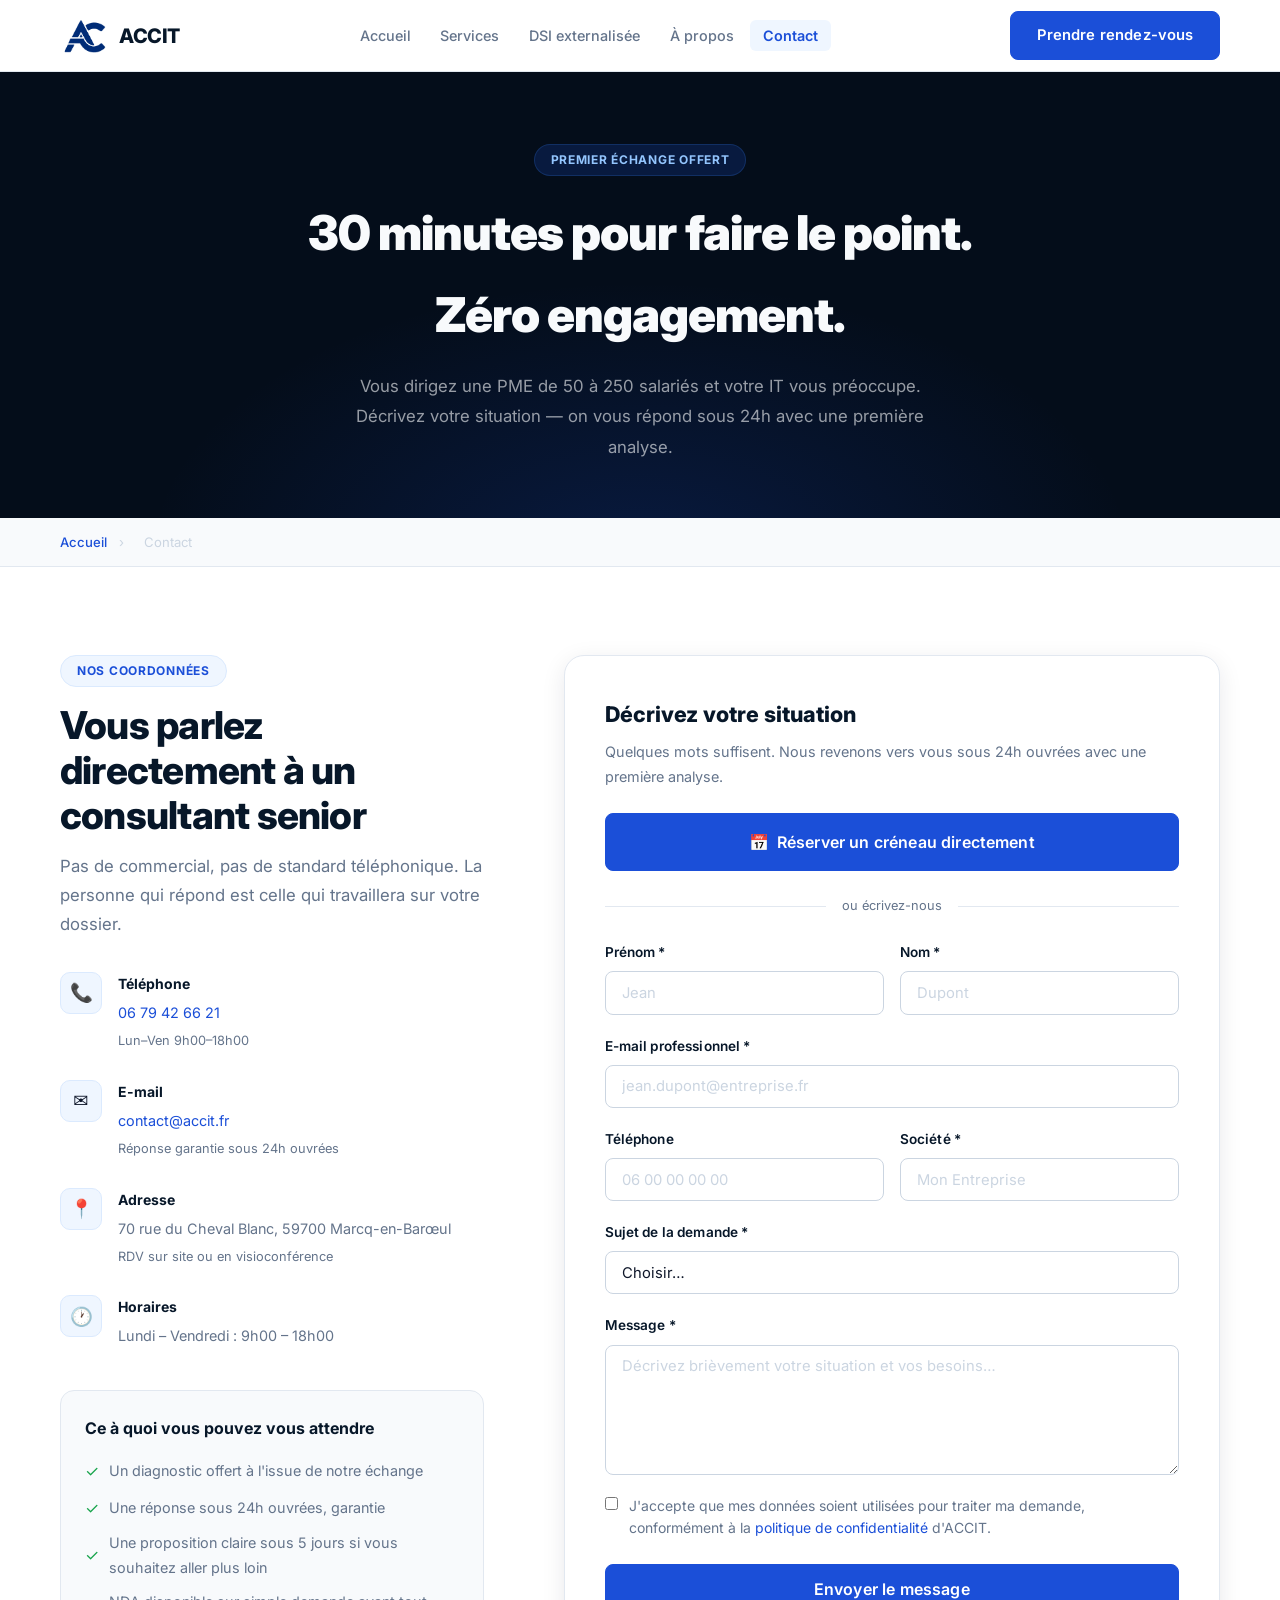
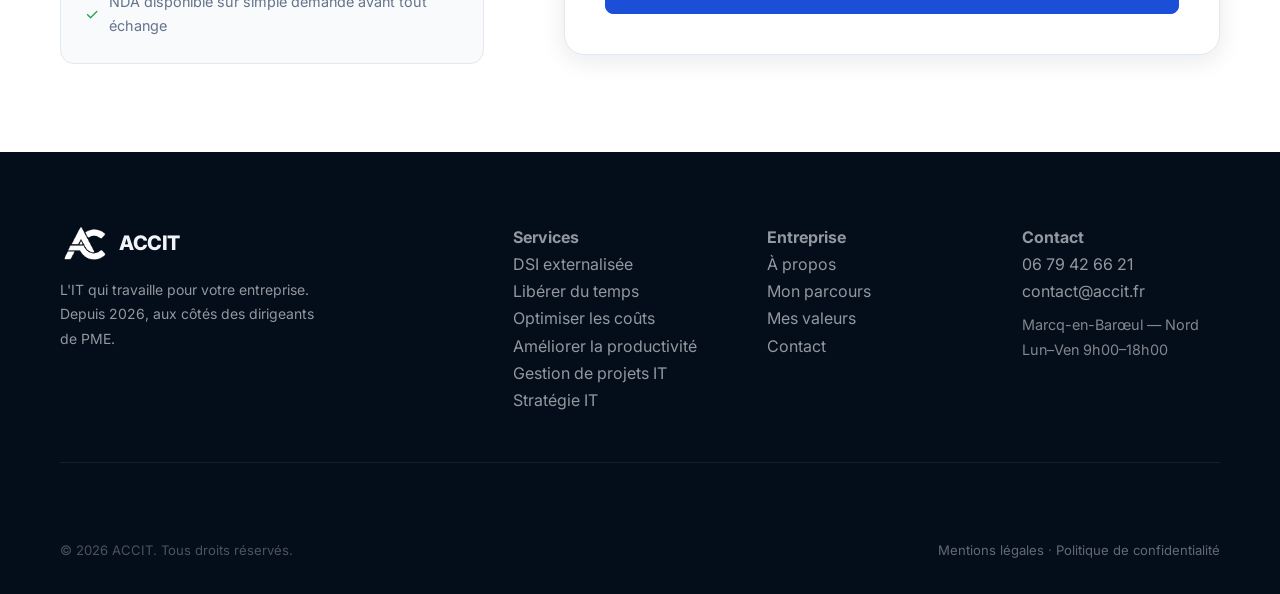
<file: contact.html>
<!DOCTYPE html>
<html lang="fr">
<head>
  <meta charset="UTF-8" />
  <meta name="viewport" content="width=device-width, initial-scale=1.0" />
  <title>Contact — ACCIT</title>
  <meta name="description" content="30 minutes pour faire le point sur votre situation IT. Premier échange offert, sans engagement. Vous parlez directement à un consultant senior." />
  <link rel="preconnect" href="https://fonts.googleapis.com" />
  <link rel="preconnect" href="https://fonts.gstatic.com" crossorigin />
  <link href="https://fonts.googleapis.com/css2?family=Inter:wght@400;500;600;700;800;900&display=swap" rel="stylesheet" />
  <link rel="stylesheet" href="css/style.css" />
</head>
<body>

  <!-- ══ Navigation ══════════════════════════════════════ -->
  <nav class="nav" role="navigation" aria-label="Navigation principale">
    <div class="container">
      <a href="index.html" class="nav-logo">
        <img src="images/logo-mark.svg" alt="" class="nav-logo-img" aria-hidden="true" />
        ACCIT
      </a>
      <ul class="nav-links" role="list">
        <li><a href="index.html">Accueil</a></li>
        <li><a href="services.html">Services</a></li>
        <li><a href="dsi-externalisee.html">DSI externalisée</a></li>
        <li><a href="a-propos.html">À propos</a></li>
        <li><a href="contact.html">Contact</a></li>
      </ul>
      <a href="https://calendar.app.google/eNuM4sdfJsq8MuJr5" target="_blank" rel="noopener noreferrer" class="btn btn-primary nav-cta">Prendre rendez-vous</a>
      <button class="nav-toggle" aria-label="Menu" aria-expanded="false">
        <span></span><span></span><span></span>
      </button>
    </div>
  </nav>

  <main>

    <!-- ══ Hero page ══════════════════════════════════════ -->
    <section class="page-hero">
      <div class="container">
        <span class="tag">Premier échange offert</span>
        <h1>30 minutes pour faire le point.<br />Zéro engagement.</h1>
        <p>Vous dirigez une PME de 50 à 250 salariés et votre IT vous préoccupe. Décrivez votre situation — on vous répond sous 24h avec une première analyse.</p>
      </div>
    </section>

    <nav class="breadcrumb" aria-label="Fil d'Ariane">
      <div class="container">
        <a href="index.html">Accueil</a>
        <span aria-hidden="true">›</span>
        <span aria-current="page">Contact</span>
      </div>
    </nav>

    <!-- ══ Contact principal ══════════════════════════════ -->
    <section class="section" aria-labelledby="contact-title">
      <div class="container">
        <div class="contact-layout">

          <!-- Infos ── -->
          <div>
            <span class="tag">Nos coordonnées</span>
            <h2 class="section-title" id="contact-title">Vous parlez directement à un consultant senior</h2>
            <p class="section-sub" style="margin-bottom:2rem;">
              Pas de commercial, pas de standard téléphonique. La personne qui répond est celle qui travaillera sur votre dossier.
            </p>
            <div class="contact-info">
              <div class="contact-item">
                <div class="contact-item-icon" aria-hidden="true">📞</div>
                <div>
                  <strong>Téléphone</strong>
                  <span><a href="tel:+33679426621" style="color:var(--color-accent);">06 79 42 66 21</a></span>
                  <span style="font-size:.8rem; color:var(--color-muted); display:block; margin-top:.25rem;">Lun–Ven 9h00–18h00</span>
                </div>
              </div>
              <div class="contact-item">
                <div class="contact-item-icon" aria-hidden="true">✉️</div>
                <div>
                  <strong>E-mail</strong>
                  <span><a href="mailto:contact@accit.fr" style="color:var(--color-accent);">contact@accit.fr</a></span>
                  <span style="font-size:.8rem; color:var(--color-muted); display:block; margin-top:.25rem;">Réponse garantie sous 24h ouvrées</span>
                </div>
              </div>
              <div class="contact-item">
                <div class="contact-item-icon" aria-hidden="true">📍</div>
                <div>
                  <strong>Adresse</strong>
                  <span>70 rue du Cheval Blanc, 59700 Marcq-en-Barœul</span>
                  <span style="font-size:.8rem; color:var(--color-muted); display:block; margin-top:.25rem;">RDV sur site ou en visioconférence</span>
                </div>
              </div>
              <div class="contact-item">
                <div class="contact-item-icon" aria-hidden="true">🕐</div>
                <div>
                  <strong>Horaires</strong>
                  <span>Lundi – Vendredi : 9h00 – 18h00</span>
                </div>
              </div>
            </div>

            <!-- Garanties ── -->
            <div style="margin-top:2.5rem; padding:1.5rem; background:var(--color-bg-alt); border-radius:var(--radius); border:1px solid var(--color-border-subtle);">
              <h3 style="font-size:1rem; font-weight:700; color:var(--color-primary); margin-bottom:1rem;">Ce à quoi vous pouvez vous attendre</h3>
              <ul style="display:flex; flex-direction:column; gap:.6rem;">
                <li style="display:flex; align-items:center; gap:.6rem; font-size:.9rem; color:var(--color-muted);">
                  <span style="color:#16A34A; font-size:1rem;">✓</span> Un diagnostic offert à l'issue de notre échange
                </li>
                <li style="display:flex; align-items:center; gap:.6rem; font-size:.9rem; color:var(--color-muted);">
                  <span style="color:#16A34A; font-size:1rem;">✓</span> Une réponse sous 24h ouvrées, garantie
                </li>
                <li style="display:flex; align-items:center; gap:.6rem; font-size:.9rem; color:var(--color-muted);">
                  <span style="color:#16A34A; font-size:1rem;">✓</span> Une proposition claire sous 5 jours si vous souhaitez aller plus loin
                </li>
                <li style="display:flex; align-items:center; gap:.6rem; font-size:.9rem; color:var(--color-muted);">
                  <span style="color:#16A34A; font-size:1rem;">✓</span> NDA disponible sur simple demande avant tout échange
                </li>
              </ul>
            </div>
          </div>

          <!-- Formulaire ── -->
          <div class="form-card">
            <h2 style="font-size:1.35rem; font-weight:800; color:var(--color-primary); margin-bottom:.5rem;">Décrivez votre situation</h2>
            <p style="font-size:.9rem; color:var(--color-muted); margin-bottom:1.5rem;">Quelques mots suffisent. Nous revenons vers vous sous 24h ouvrées avec une première analyse.</p>

            <!-- Réservation directe ── -->
            <a href="https://calendar.app.google/eNuM4sdfJsq8MuJr5" target="_blank" rel="noopener noreferrer" class="btn btn-primary" style="width:100%; justify-content:center; font-size:1rem; padding:.9rem; display:flex; gap:.5rem; align-items:center;">
              <span aria-hidden="true">📅</span> Réserver un créneau directement
            </a>
            <div style="display:flex; align-items:center; gap:1rem; margin:1.5rem 0;">
              <span style="flex:1; height:1px; background:var(--color-border-subtle);"></span>
              <span style="font-size:.8rem; color:var(--color-muted); white-space:nowrap;">ou écrivez-nous</span>
              <span style="flex:1; height:1px; background:var(--color-border-subtle);"></span>
            </div>

            <form id="contact-form" novalidate>
              <!-- Honeypot anti-spam : invisible pour les humains -->
              <div style="display:none;" aria-hidden="true">
                <label for="website">Ne pas remplir</label>
                <input type="text" id="website" name="website" tabindex="-1" autocomplete="off" />
              </div>
              <div class="form-row">
                <div class="form-group">
                  <label for="prenom">Prénom *</label>
                  <input type="text" id="prenom" name="prenom" placeholder="Jean" required autocomplete="given-name" />
                </div>
                <div class="form-group">
                  <label for="nom">Nom *</label>
                  <input type="text" id="nom" name="nom" placeholder="Dupont" required autocomplete="family-name" />
                </div>
              </div>
              <div class="form-group">
                <label for="email">E-mail professionnel *</label>
                <input type="email" id="email" name="email" placeholder="jean.dupont@entreprise.fr" required autocomplete="email" />
              </div>
              <div class="form-row">
                <div class="form-group">
                  <label for="telephone">Téléphone</label>
                  <input type="tel" id="telephone" name="telephone" placeholder="06 00 00 00 00" autocomplete="tel" />
                </div>
                <div class="form-group">
                  <label for="societe">Société *</label>
                  <input type="text" id="societe" name="societe" placeholder="Mon Entreprise" required autocomplete="organization" />
                </div>
              </div>
              <div class="form-group">
                <label for="sujet">Sujet de la demande *</label>
                <select id="sujet" name="sujet" required>
                  <option value="" disabled selected>Choisir…</option>
                  <option value="echange">Échange sur mon informatique</option>
                  <option value="dsi">DSI externalisée</option>
                  <option value="conseil">Conseils</option>
                  <option value="devis">Devis</option>
                  <option value="autre">Autre</option>
                </select>
              </div>
              <div class="form-group">
                <label for="message">Message *</label>
                <textarea id="message" name="message" placeholder="Décrivez brièvement votre situation et vos besoins…" required></textarea>
              </div>
              <label class="form-group-check">
                <input type="checkbox" name="rgpd" required />
                <span>J'accepte que mes données soient utilisées pour traiter ma demande, conformément à la <a href="mentions-legales.html#politique-confidentialite" style="color:var(--color-accent);">politique de confidentialité</a> d'ACCIT.</span>
              </label>
              <button type="submit" class="btn btn-primary" style="width:100%; justify-content:center; font-size:1rem; padding:.9rem;">
                Envoyer le message
              </button>
            </form>
          </div>

        </div>
      </div>
    </section>

  </main>

  <!-- ══ Footer ══════════════════════════════════════════ -->
  <footer class="footer" role="contentinfo">
    <div class="container">
      <div class="footer-grid">
        <div class="footer-brand">
          <a href="index.html" class="nav-logo">
            <img src="images/logo-mark.svg" alt="" class="nav-logo-img" aria-hidden="true" />
            ACCIT
          </a>
          <p>L'IT qui travaille pour votre entreprise. Depuis 2026, aux côtés des dirigeants de PME.</p>
        </div>
        <nav aria-label="Services">
          <h4>Services</h4>
          <ul>
            <li><a href="dsi-externalisee.html">DSI externalisée</a></li>
            <li><a href="services.html#temps-dirigeant">Libérer du temps</a></li>
            <li><a href="services.html#couts">Optimiser les coûts</a></li>
            <li><a href="services.html#productivite">Améliorer la productivité</a></li>
            <li><a href="services.html#projets">Gestion de projets IT</a></li>
            <li><a href="services.html#strategie">Stratégie IT</a></li>
          </ul>
        </nav>
        <nav aria-label="Entreprise">
          <h4>Entreprise</h4>
          <ul>
            <li><a href="a-propos.html">À propos</a></li>
            <li><a href="a-propos.html#parcours">Mon parcours</a></li>
            <li><a href="a-propos.html#valeurs">Mes valeurs</a></li>
            <li><a href="contact.html">Contact</a></li>
          </ul>
        </nav>
        <div>
          <h4>Contact</h4>
          <ul>
            <li><a href="tel:+33679426621">06 79 42 66 21</a></li>
            <li><a href="mailto:contact@accit.fr">contact@accit.fr</a></li>
            <li style="color:rgba(255,255,255,.5); font-size:.9rem; margin-top:.5rem;">Marcq-en-Barœul — Nord<br />Lun–Ven 9h00–18h00</li>
          </ul>
        </div>
      </div>
      <div class="footer-bottom">
        <span>© 2026 ACCIT. Tous droits réservés.</span>
        <span>
          <a href="mentions-legales.html">Mentions légales</a> ·
          <a href="mentions-legales.html#politique-confidentialite">Politique de confidentialité</a>
        </span>
      </div>
    </div>
  </footer>

  <script src="js/main.js"></script>
</body>
</html>
</file>
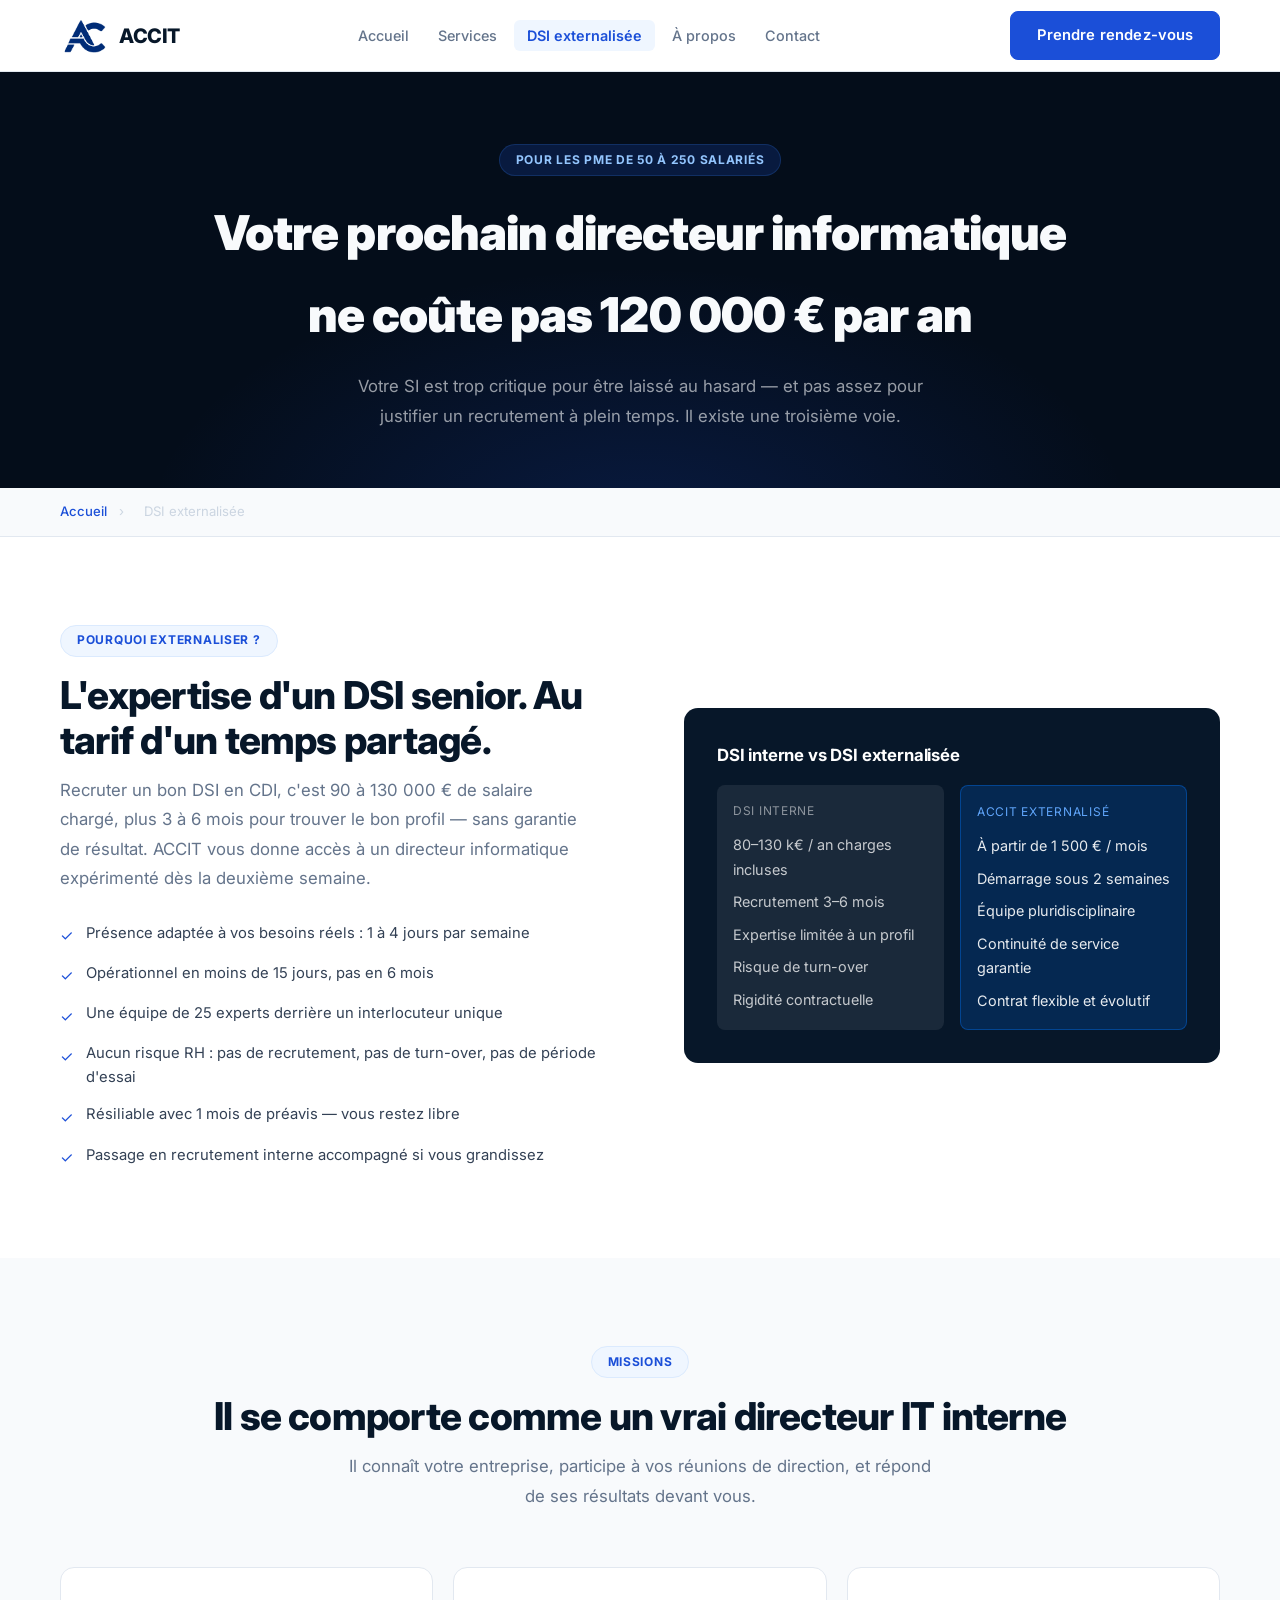
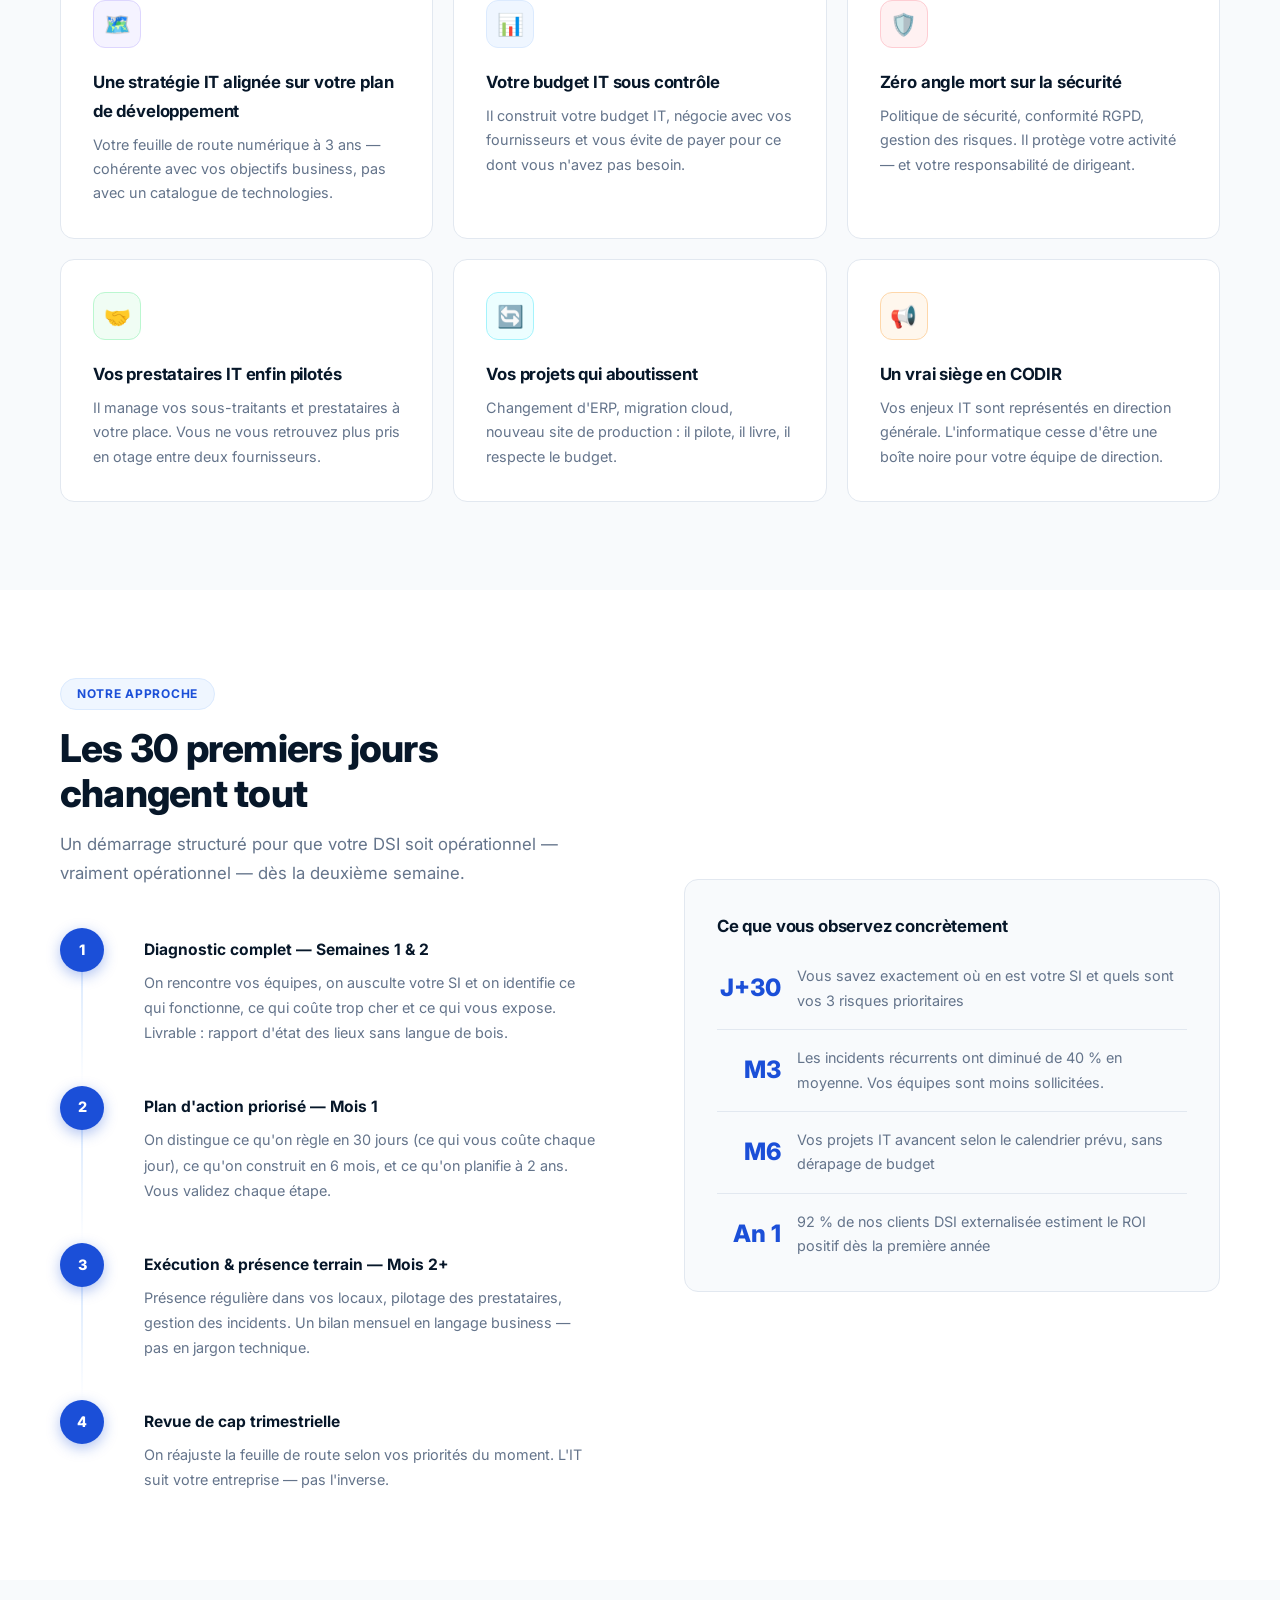
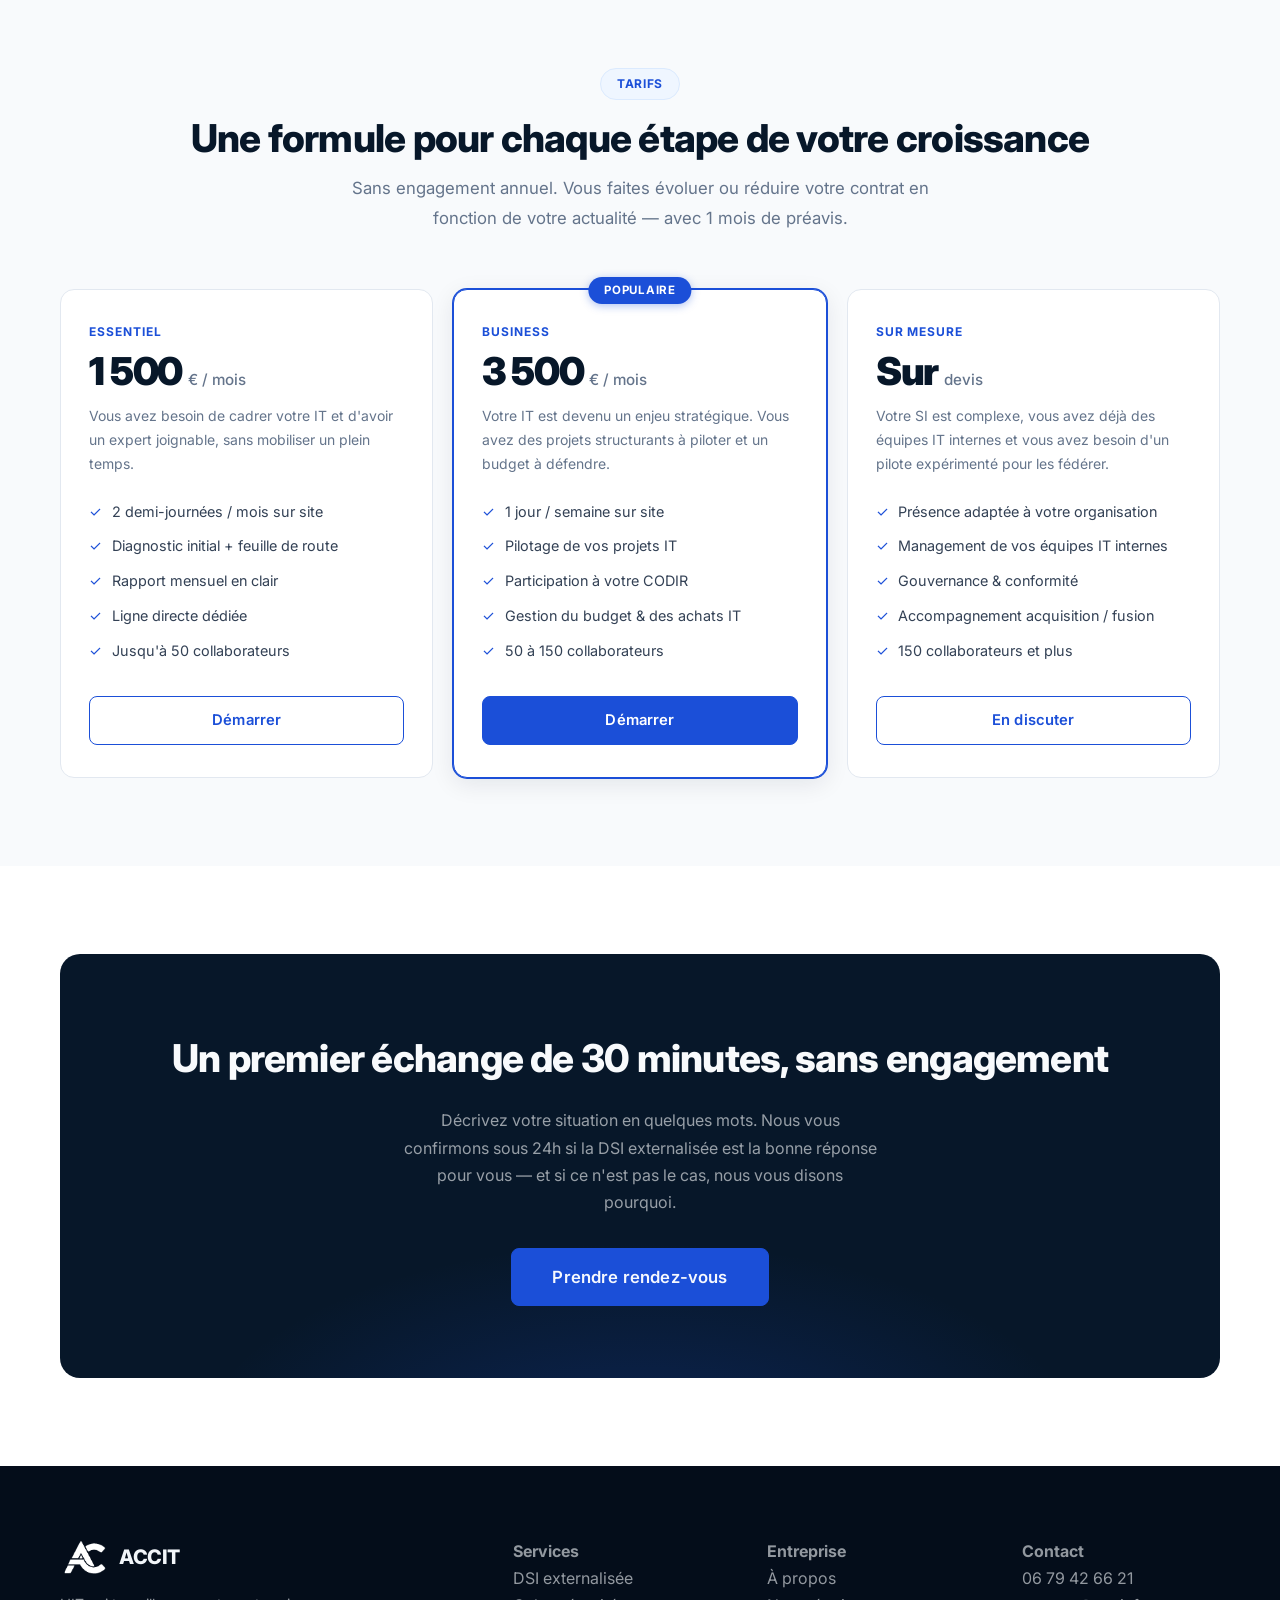
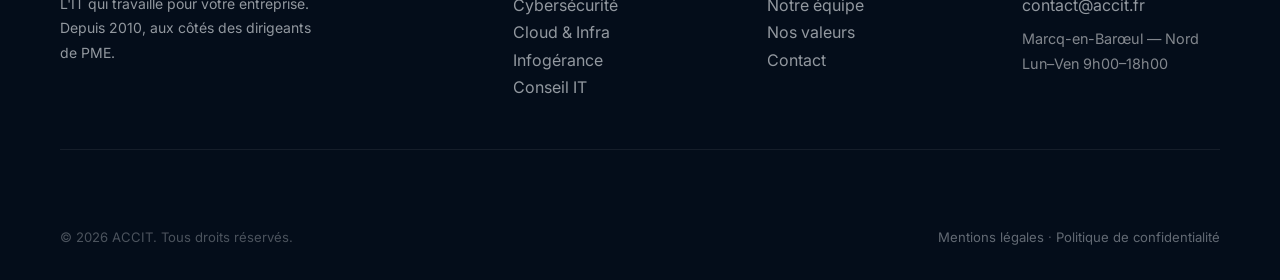
<file: dsi-externalisee.html>
<!DOCTYPE html>
<html lang="fr">
<head>
  <meta charset="UTF-8" />
  <meta name="viewport" content="width=device-width, initial-scale=1.0" />
  <title>DSI externalisée pour PME — ACCIT</title>
  <meta name="description" content="Votre prochain directeur informatique ne coûte pas 120 000 € par an. La DSI externalisée ACCIT : expertise senior, démarrage en 2 semaines, résiliable à tout moment." />
  <link rel="preconnect" href="https://fonts.googleapis.com" />
  <link rel="preconnect" href="https://fonts.gstatic.com" crossorigin />
  <link href="https://fonts.googleapis.com/css2?family=Inter:wght@400;500;600;700;800;900&display=swap" rel="stylesheet" />
  <link rel="stylesheet" href="css/style.css" />
</head>
<body>

  <!-- ══ Navigation ══════════════════════════════════════ -->
  <nav class="nav" role="navigation" aria-label="Navigation principale">
    <div class="container">
      <a href="index.html" class="nav-logo">
        <img src="images/logo-mark.svg" alt="" class="nav-logo-img" aria-hidden="true" />
        ACCIT
      </a>
      <ul class="nav-links" role="list">
        <li><a href="index.html">Accueil</a></li>
        <li><a href="services.html">Services</a></li>
        <li><a href="dsi-externalisee.html">DSI externalisée</a></li>
        <li><a href="a-propos.html">À propos</a></li>
        <li><a href="contact.html">Contact</a></li>
      </ul>
      <a href="https://calendar.app.google/eNuM4sdfJsq8MuJr5" target="_blank" rel="noopener noreferrer" class="btn btn-primary nav-cta">Prendre rendez-vous</a>
      <button class="nav-toggle" aria-label="Menu" aria-expanded="false">
        <span></span><span></span><span></span>
      </button>
    </div>
  </nav>

  <main>

    <!-- ══ Hero page ══════════════════════════════════════ -->
    <section class="page-hero">
      <div class="container">
        <span class="tag">Pour les PME de 50 à 250 salariés</span>
        <h1>Votre prochain directeur informatique<br />ne coûte pas 120 000 € par an</h1>
        <p>Votre SI est trop critique pour être laissé au hasard — et pas assez pour justifier un recrutement à plein temps. Il existe une troisième voie.</p>
      </div>
    </section>

    <nav class="breadcrumb" aria-label="Fil d'Ariane">
      <div class="container">
        <a href="index.html">Accueil</a>
        <span aria-hidden="true">›</span>
        <span aria-current="page">DSI externalisée</span>
      </div>
    </nav>

    <!-- ══ Concept ════════════════════════════════════════ -->
    <section class="section" aria-labelledby="concept-title">
      <div class="container">
        <div class="split-section">
          <div>
            <span class="tag">Pourquoi externaliser ?</span>
            <h2 class="section-title" id="concept-title">L'expertise d'un DSI senior. Au tarif d'un temps partagé.</h2>
            <p class="section-sub">
              Recruter un bon DSI en CDI, c'est 90 à 130 000 € de salaire chargé, plus 3 à 6 mois pour trouver le bon profil — sans garantie de résultat. ACCIT vous donne accès à un directeur informatique expérimenté dès la deuxième semaine.
            </p>
            <ul class="check-list">
              <li class="check-item"><span class="icon">✓</span> Présence adaptée à vos besoins réels : 1 à 4 jours par semaine</li>
              <li class="check-item"><span class="icon">✓</span> Opérationnel en moins de 15 jours, pas en 6 mois</li>
              <li class="check-item"><span class="icon">✓</span> Une équipe de 25 experts derrière un interlocuteur unique</li>
              <li class="check-item"><span class="icon">✓</span> Aucun risque RH : pas de recrutement, pas de turn-over, pas de période d'essai</li>
              <li class="check-item"><span class="icon">✓</span> Résiliable avec 1 mois de préavis — vous restez libre</li>
              <li class="check-item"><span class="icon">✓</span> Passage en recrutement interne accompagné si vous grandissez</li>
            </ul>
          </div>
          <div>
            <div class="card" style="margin-bottom:1.5rem; background:var(--color-primary); border-color:transparent; color:#fff;">
              <h3 style="color:#fff; margin-bottom:1rem;">DSI interne vs DSI externalisée</h3>
              <div style="display:grid; grid-template-columns:1fr 1fr; gap:1rem; font-size:.9rem;">
                <div style="background:rgba(255,255,255,.08); border-radius:8px; padding:1rem;">
                  <p style="color:rgba(255,255,255,.5); font-size:.75rem; text-transform:uppercase; letter-spacing:.06em; margin-bottom:.75rem;">DSI interne</p>
                  <ul style="display:flex; flex-direction:column; gap:.5rem; color:rgba(255,255,255,.75);">
                    <li>80–130 k€ / an charges incluses</li>
                    <li>Recrutement 3–6 mois</li>
                    <li>Expertise limitée à un profil</li>
                    <li>Risque de turn-over</li>
                    <li>Rigidité contractuelle</li>
                  </ul>
                </div>
                <div style="background:rgba(0,112,243,.2); border:1px solid rgba(0,112,243,.4); border-radius:8px; padding:1rem;">
                  <p style="color:#60A5FA; font-size:.75rem; text-transform:uppercase; letter-spacing:.06em; margin-bottom:.75rem;">ACCIT externalisé</p>
                  <ul style="display:flex; flex-direction:column; gap:.5rem; color:rgba(255,255,255,.9);">
                    <li>À partir de 1 500 € / mois</li>
                    <li>Démarrage sous 2 semaines</li>
                    <li>Équipe pluridisciplinaire</li>
                    <li>Continuité de service garantie</li>
                    <li>Contrat flexible et évolutif</li>
                  </ul>
                </div>
              </div>
            </div>
          </div>
        </div>
      </div>
    </section>

    <!-- ══ Missions ═══════════════════════════════════════ -->
    <section class="section section-alt" aria-labelledby="missions-title">
      <div class="container">
        <header class="section-header centered">
          <span class="tag">Missions</span>
          <h2 class="section-title" id="missions-title">Il se comporte comme un vrai directeur IT interne</h2>
          <p class="section-sub">Il connaît votre entreprise, participe à vos réunions de direction, et répond de ses résultats devant vous.</p>
        </header>
        <div class="cards-grid cards-grid-3">
          <article class="card">
            <div class="card-icon purple" aria-hidden="true">🗺️</div>
            <h3>Une stratégie IT alignée sur votre plan de développement</h3>
            <p>Votre feuille de route numérique à 3 ans — cohérente avec vos objectifs business, pas avec un catalogue de technologies.</p>
          </article>
          <article class="card">
            <div class="card-icon blue" aria-hidden="true">📊</div>
            <h3>Votre budget IT sous contrôle</h3>
            <p>Il construit votre budget IT, négocie avec vos fournisseurs et vous évite de payer pour ce dont vous n'avez pas besoin.</p>
          </article>
          <article class="card">
            <div class="card-icon rose" aria-hidden="true">🛡️</div>
            <h3>Zéro angle mort sur la sécurité</h3>
            <p>Politique de sécurité, conformité RGPD, gestion des risques. Il protège votre activité — et votre responsabilité de dirigeant.</p>
          </article>
          <article class="card">
            <div class="card-icon green" aria-hidden="true">🤝</div>
            <h3>Vos prestataires IT enfin pilotés</h3>
            <p>Il manage vos sous-traitants et prestataires à votre place. Vous ne vous retrouvez plus pris en otage entre deux fournisseurs.</p>
          </article>
          <article class="card">
            <div class="card-icon cyan" aria-hidden="true">🔄</div>
            <h3>Vos projets qui aboutissent</h3>
            <p>Changement d'ERP, migration cloud, nouveau site de production : il pilote, il livre, il respecte le budget.</p>
          </article>
          <article class="card">
            <div class="card-icon orange" aria-hidden="true">📢</div>
            <h3>Un vrai siège en CODIR</h3>
            <p>Vos enjeux IT sont représentés en direction générale. L'informatique cesse d'être une boîte noire pour votre équipe de direction.</p>
          </article>
        </div>
      </div>
    </section>

    <!-- ══ Processus ═══════════════════════════════════════ -->
    <section class="section" aria-labelledby="process-title">
      <div class="container">
        <div class="split-section">
          <div>
            <span class="tag">Notre approche</span>
            <h2 class="section-title" id="process-title">Les 30 premiers jours changent tout</h2>
            <p class="section-sub" style="margin-bottom:2.5rem;">
              Un démarrage structuré pour que votre DSI soit opérationnel — vraiment opérationnel — dès la deuxième semaine.
            </p>
            <div class="steps">
              <div class="step">
                <div class="step-number">1</div>
                <div class="step-content">
                  <h3>Diagnostic complet — Semaines 1 & 2</h3>
                  <p>On rencontre vos équipes, on ausculte votre SI et on identifie ce qui fonctionne, ce qui coûte trop cher et ce qui vous expose. Livrable : rapport d'état des lieux sans langue de bois.</p>
                </div>
              </div>
              <div class="step">
                <div class="step-number">2</div>
                <div class="step-content">
                  <h3>Plan d'action priorisé — Mois 1</h3>
                  <p>On distingue ce qu'on règle en 30 jours (ce qui vous coûte chaque jour), ce qu'on construit en 6 mois, et ce qu'on planifie à 2 ans. Vous validez chaque étape.</p>
                </div>
              </div>
              <div class="step">
                <div class="step-number">3</div>
                <div class="step-content">
                  <h3>Exécution & présence terrain — Mois 2+</h3>
                  <p>Présence régulière dans vos locaux, pilotage des prestataires, gestion des incidents. Un bilan mensuel en langage business — pas en jargon technique.</p>
                </div>
              </div>
              <div class="step">
                <div class="step-number">4</div>
                <div class="step-content">
                  <h3>Revue de cap trimestrielle</h3>
                  <p>On réajuste la feuille de route selon vos priorités du moment. L'IT suit votre entreprise — pas l'inverse.</p>
                </div>
              </div>
            </div>
          </div>
          <div aria-hidden="true">
            <div class="card" style="background:var(--color-bg-alt);">
              <h3 style="margin-bottom:1.5rem;">Ce que vous observez concrètement</h3>
              <div style="display:flex; flex-direction:column; gap:1rem;">
                <div style="display:flex; align-items:center; gap:1rem;">
                  <div style="min-width:4rem; text-align:right; font-size:1.5rem; font-weight:800; color:var(--color-accent);">J+30</div>
                  <div style="font-size:.9rem; color:var(--color-muted);">Vous savez exactement où en est votre SI et quels sont vos 3 risques prioritaires</div>
                </div>
                <div style="height:1px; background:var(--color-border-subtle);"></div>
                <div style="display:flex; align-items:center; gap:1rem;">
                  <div style="min-width:4rem; text-align:right; font-size:1.5rem; font-weight:800; color:var(--color-accent);">M3</div>
                  <div style="font-size:.9rem; color:var(--color-muted);">Les incidents récurrents ont diminué de 40 % en moyenne. Vos équipes sont moins sollicitées.</div>
                </div>
                <div style="height:1px; background:var(--color-border-subtle);"></div>
                <div style="display:flex; align-items:center; gap:1rem;">
                  <div style="min-width:4rem; text-align:right; font-size:1.5rem; font-weight:800; color:var(--color-accent);">M6</div>
                  <div style="font-size:.9rem; color:var(--color-muted);">Vos projets IT avancent selon le calendrier prévu, sans dérapage de budget</div>
                </div>
                <div style="height:1px; background:var(--color-border-subtle);"></div>
                <div style="display:flex; align-items:center; gap:1rem;">
                  <div style="min-width:4rem; text-align:right; font-size:1.5rem; font-weight:800; color:var(--color-accent);">An 1</div>
                  <div style="font-size:.9rem; color:var(--color-muted);">92 % de nos clients DSI externalisée estiment le ROI positif dès la première année</div>
                </div>
              </div>
            </div>
          </div>
        </div>
      </div>
    </section>

    <!-- ══ Tarifs ══════════════════════════════════════════ -->
    <section class="section section-alt" aria-labelledby="tarifs-title">
      <div class="container">
        <header class="section-header centered">
          <span class="tag">Tarifs</span>
          <h2 class="section-title" id="tarifs-title">Une formule pour chaque étape de votre croissance</h2>
          <p class="section-sub">Sans engagement annuel. Vous faites évoluer ou réduire votre contrat en fonction de votre actualité — avec 1 mois de préavis.</p>
        </header>
        <div class="cards-grid cards-grid-3">
          <div class="pricing-card">
            <p class="pricing-name">Essentiel</p>
            <div class="pricing-price">1 500 <small>€ / mois</small></div>
            <p class="pricing-desc">Vous avez besoin de cadrer votre IT et d'avoir un expert joignable, sans mobiliser un plein temps.</p>
            <ul class="pricing-features">
              <li class="pricing-feature"><span class="tick">✓</span> 2 demi-journées / mois sur site</li>
              <li class="pricing-feature"><span class="tick">✓</span> Diagnostic initial + feuille de route</li>
              <li class="pricing-feature"><span class="tick">✓</span> Rapport mensuel en clair</li>
              <li class="pricing-feature"><span class="tick">✓</span> Ligne directe dédiée</li>
              <li class="pricing-feature"><span class="tick">✓</span> Jusqu'à 50 collaborateurs</li>
            </ul>
            <a href="contact.html" class="btn btn-outline" style="width:100%; justify-content:center;">Démarrer</a>
          </div>
          <div class="pricing-card featured">
            <p class="pricing-name">Business</p>
            <div class="pricing-price">3 500 <small>€ / mois</small></div>
            <p class="pricing-desc">Votre IT est devenu un enjeu stratégique. Vous avez des projets structurants à piloter et un budget à défendre.</p>
            <ul class="pricing-features">
              <li class="pricing-feature"><span class="tick">✓</span> 1 jour / semaine sur site</li>
              <li class="pricing-feature"><span class="tick">✓</span> Pilotage de vos projets IT</li>
              <li class="pricing-feature"><span class="tick">✓</span> Participation à votre CODIR</li>
              <li class="pricing-feature"><span class="tick">✓</span> Gestion du budget & des achats IT</li>
              <li class="pricing-feature"><span class="tick">✓</span> 50 à 150 collaborateurs</li>
            </ul>
            <a href="contact.html" class="btn btn-primary" style="width:100%; justify-content:center;">Démarrer</a>
          </div>
          <div class="pricing-card">
            <p class="pricing-name">Sur mesure</p>
            <div class="pricing-price">Sur <small>devis</small></div>
            <p class="pricing-desc">Votre SI est complexe, vous avez déjà des équipes IT internes et vous avez besoin d'un pilote expérimenté pour les fédérer.</p>
            <ul class="pricing-features">
              <li class="pricing-feature"><span class="tick">✓</span> Présence adaptée à votre organisation</li>
              <li class="pricing-feature"><span class="tick">✓</span> Management de vos équipes IT internes</li>
              <li class="pricing-feature"><span class="tick">✓</span> Gouvernance & conformité</li>
              <li class="pricing-feature"><span class="tick">✓</span> Accompagnement acquisition / fusion</li>
              <li class="pricing-feature"><span class="tick">✓</span> 150 collaborateurs et plus</li>
            </ul>
            <a href="contact.html" class="btn btn-outline" style="width:100%; justify-content:center;">En discuter</a>
          </div>
        </div>
      </div>
    </section>

    <!-- ══ CTA ══════════════════════════════════════════ -->
    <section class="section" aria-labelledby="cta-dsi-title">
      <div class="container">
        <div class="cta-banner">
          <h2 id="cta-dsi-title">Un premier échange de 30 minutes, sans engagement</h2>
          <p>Décrivez votre situation en quelques mots. Nous vous confirmons sous 24h si la DSI externalisée est la bonne réponse pour vous — et si ce n'est pas le cas, nous vous disons pourquoi.</p>
          <a href="https://calendar.app.google/eNuM4sdfJsq8MuJr5" target="_blank" rel="noopener noreferrer" class="btn btn-primary" style="font-size:1.05rem; padding:.85rem 2.5rem;">Prendre rendez-vous</a>
        </div>
      </div>
    </section>

  </main>

  <!-- ══ Footer ══════════════════════════════════════════ -->
  <footer class="footer" role="contentinfo">
    <div class="container">
      <div class="footer-grid">
        <div class="footer-brand">
          <a href="index.html" class="nav-logo">
            <img src="images/logo-mark.svg" alt="" class="nav-logo-img" aria-hidden="true" />
            ACCIT
          </a>
          <p>L'IT qui travaille pour votre entreprise. Depuis 2010, aux côtés des dirigeants de PME.</p>
        </div>
        <nav aria-label="Services">
          <h4>Services</h4>
          <ul>
            <li><a href="dsi-externalisee.html">DSI externalisée</a></li>
            <li><a href="services.html#cybersecurite">Cybersécurité</a></li>
            <li><a href="services.html#cloud">Cloud & Infra</a></li>
            <li><a href="services.html#infogerance">Infogérance</a></li>
            <li><a href="services.html#conseil">Conseil IT</a></li>
          </ul>
        </nav>
        <nav aria-label="Entreprise">
          <h4>Entreprise</h4>
          <ul>
            <li><a href="a-propos.html">À propos</a></li>
            <li><a href="a-propos.html#equipe">Notre équipe</a></li>
            <li><a href="a-propos.html#valeurs">Nos valeurs</a></li>
            <li><a href="contact.html">Contact</a></li>
          </ul>
        </nav>
        <div>
          <h4>Contact</h4>
          <ul>
            <li><a href="tel:+33679426621">06 79 42 66 21</a></li>
            <li><a href="mailto:contact@accit.fr">contact@accit.fr</a></li>
            <li style="color:rgba(255,255,255,.5); font-size:.9rem; margin-top:.5rem;">Marcq-en-Barœul — Nord<br />Lun–Ven 9h00–18h00</li>
          </ul>
        </div>
      </div>
      <div class="footer-bottom">
        <span>© 2026 ACCIT. Tous droits réservés.</span>
        <span>
          <a href="mentions-legales.html">Mentions légales</a> ·
          <a href="mentions-legales.html#politique-confidentialite">Politique de confidentialité</a>
        </span>
      </div>
    </div>
  </footer>

  <script src="js/main.js"></script>
</body>
</html>
</file>
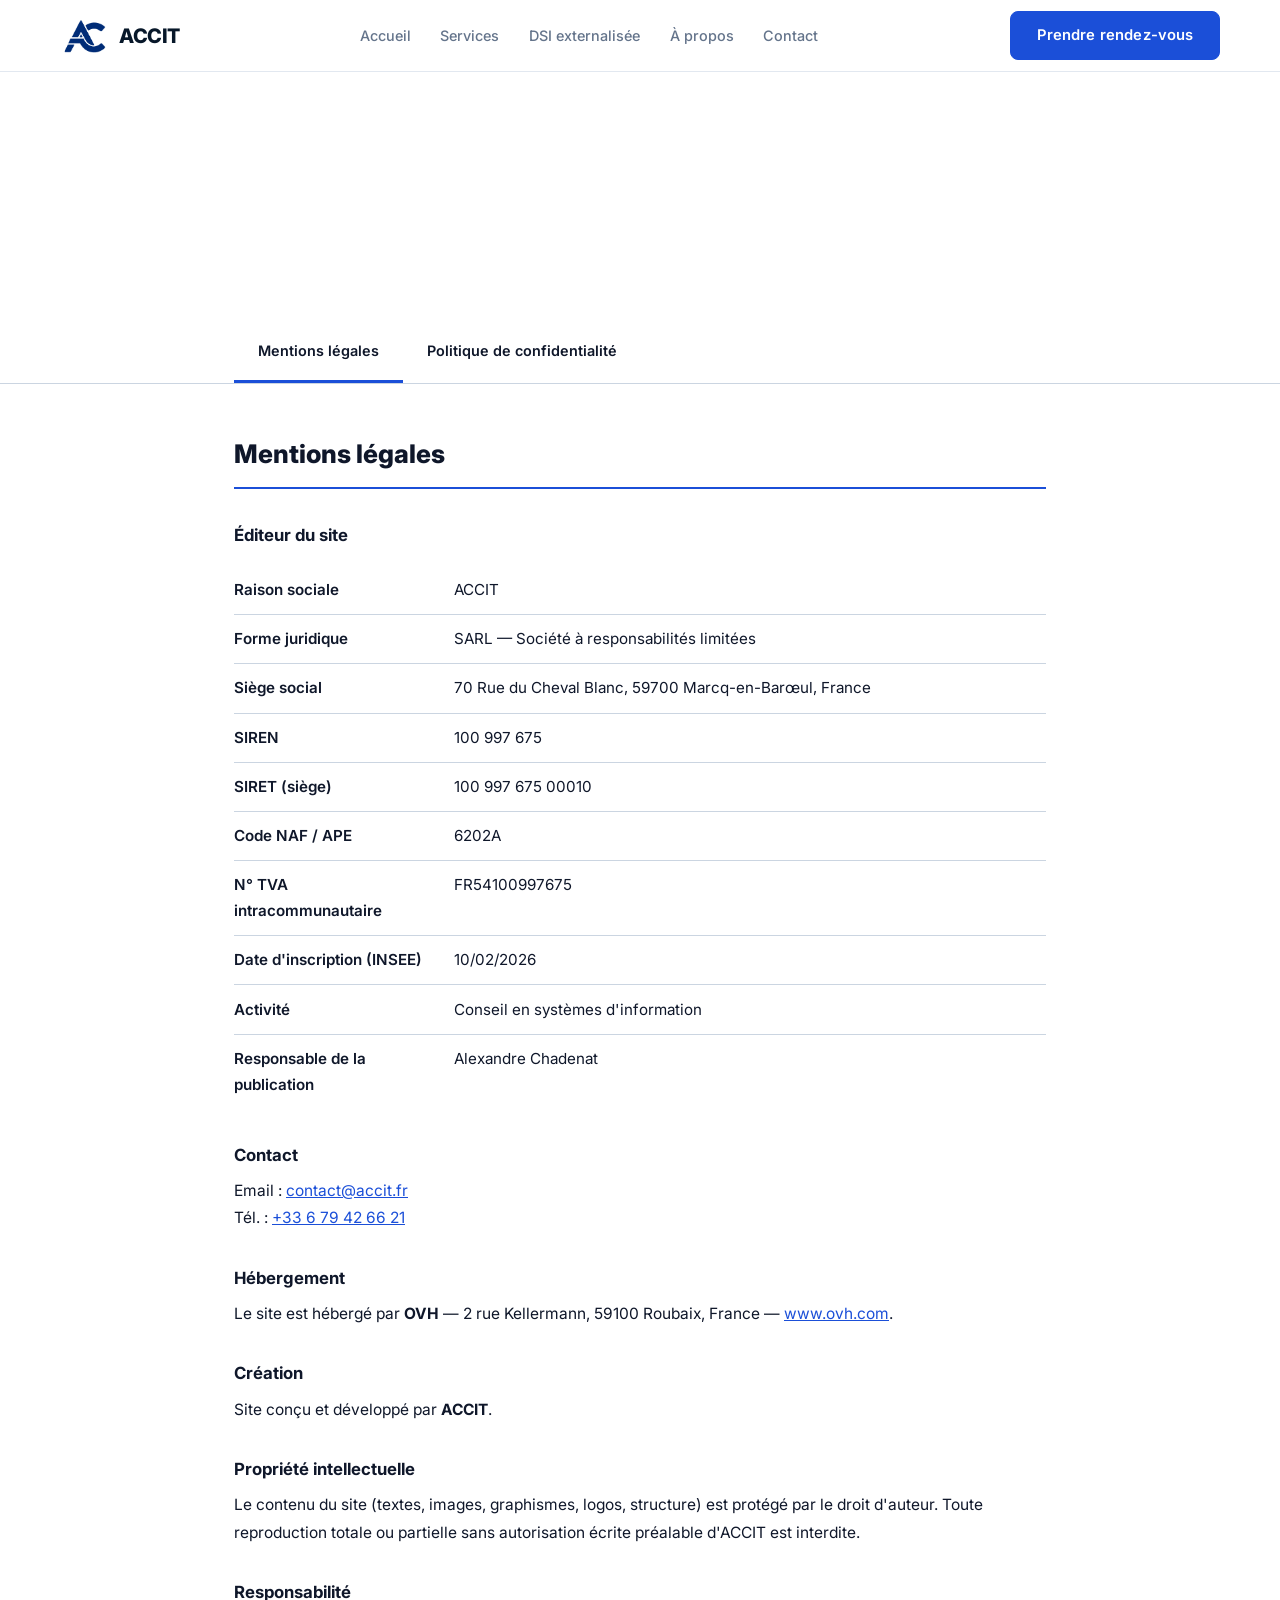
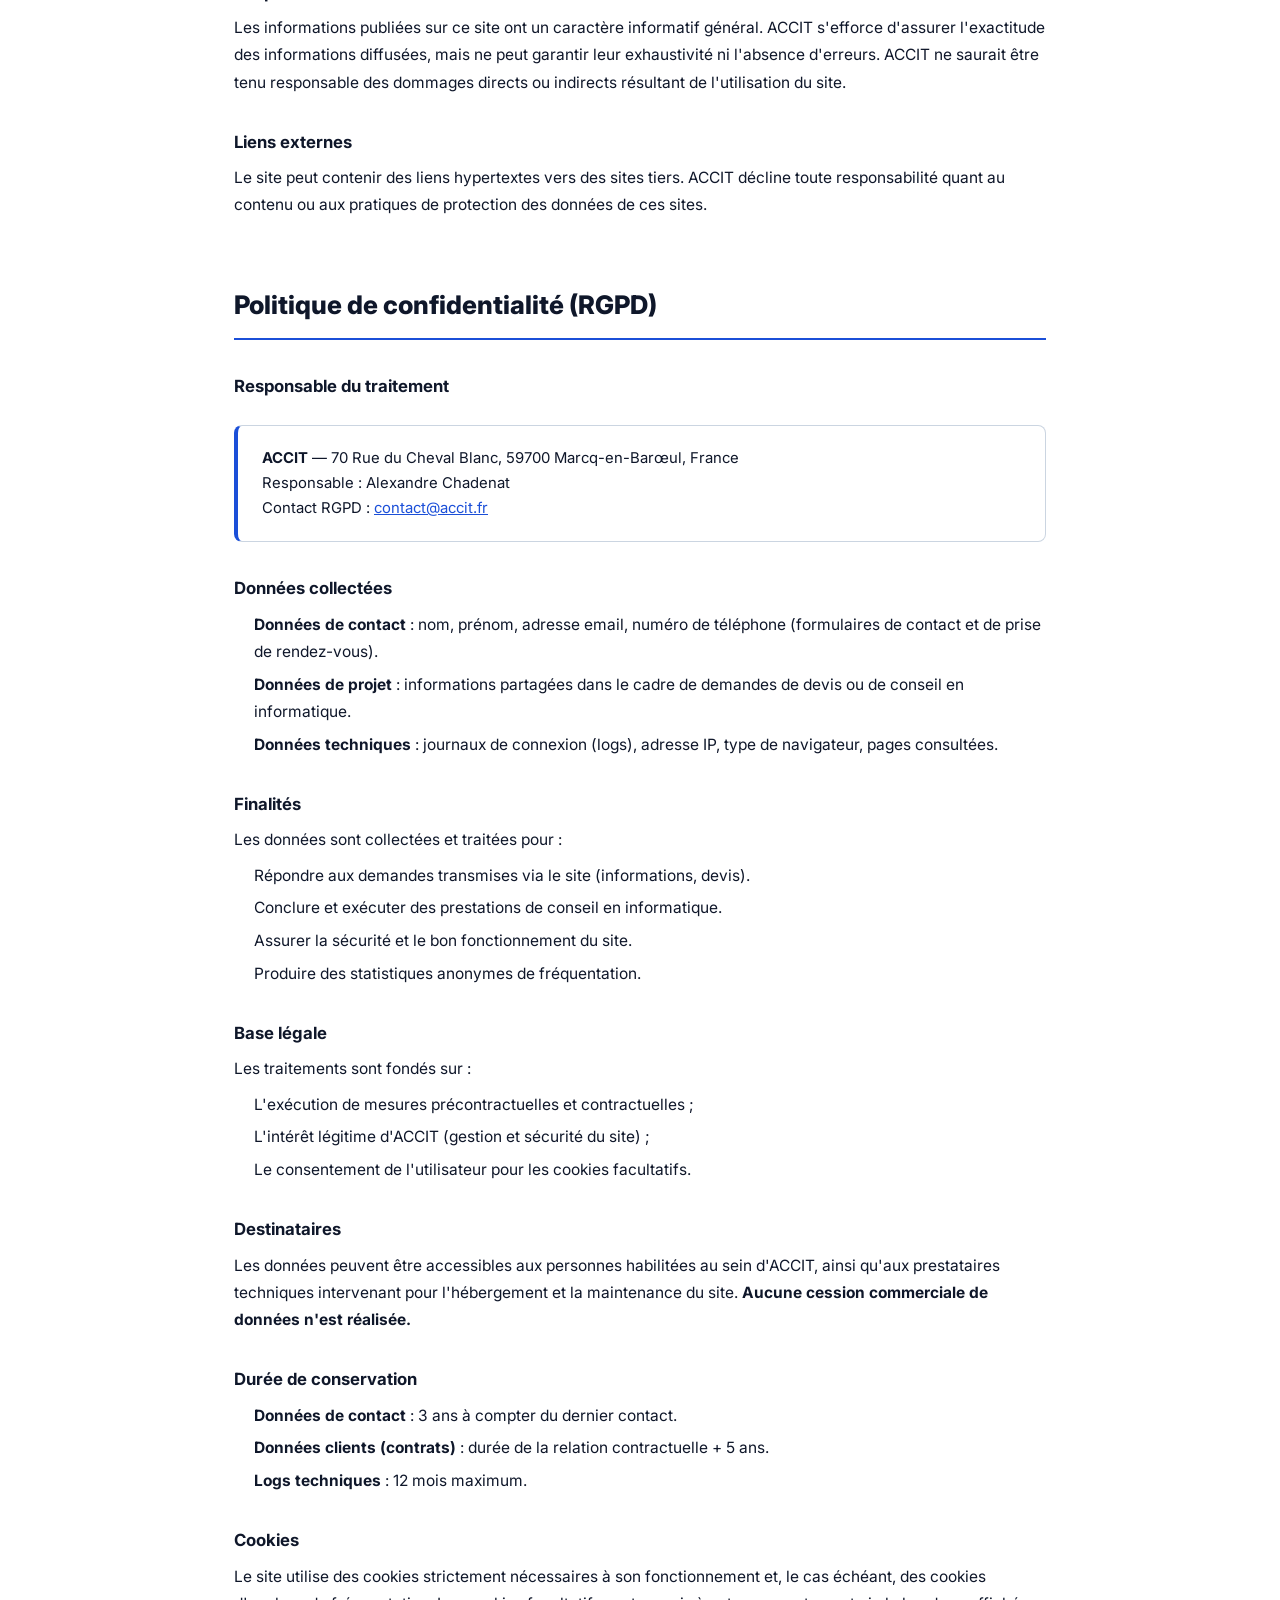
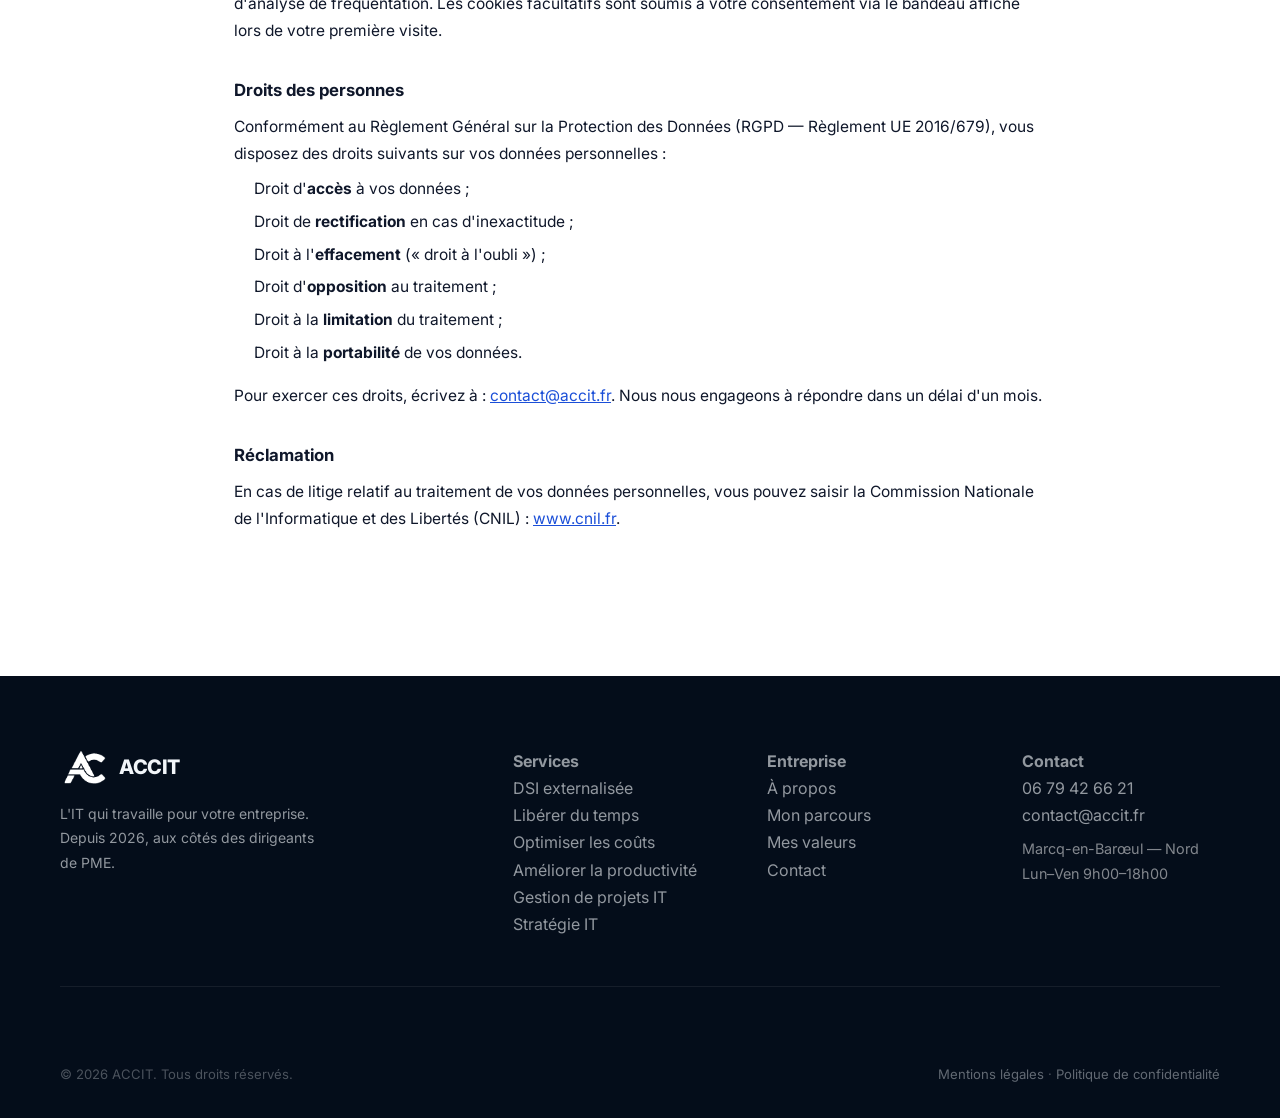
<file: mentions-legales.html>
<!DOCTYPE html>
<html lang="fr">
<head>
  <meta charset="UTF-8" />
  <meta name="viewport" content="width=device-width, initial-scale=1.0" />
  <title>Mentions légales & Politique de confidentialité — ACCIT</title>
  <meta name="description" content="Mentions légales et politique de confidentialité du site ACCIT — conseil en systèmes d'information pour PME." />
  <meta name="robots" content="noindex" />
  <link rel="preconnect" href="https://fonts.googleapis.com" />
  <link rel="preconnect" href="https://fonts.gstatic.com" crossorigin />
  <link href="https://fonts.googleapis.com/css2?family=Inter:wght@400;500;600;700;800;900&display=swap" rel="stylesheet" />
  <link rel="stylesheet" href="css/style.css" />
  <style>
    /* ── Page-specific styles ── */
    .legal-hero {
      background: var(--color-navy);
      color: #fff;
      padding: 5rem 0 3.5rem;
      text-align: center;
    }
    .legal-hero h1 {
      font-size: clamp(2rem, 4vw, 2.8rem);
      font-weight: 800;
      color: #fff;
      margin-bottom: .75rem;
    }
    .legal-hero p {
      color: rgba(255,255,255,.6);
      font-size: 1rem;
      margin: 0;
    }

    /* Anchor tabs */
    .legal-tabs {
      background: #fff;
      border-bottom: 1px solid var(--color-border);
      position: sticky;
      top: 64px;
      z-index: 90;
    }
    .legal-tabs-inner {
      display: flex;
      gap: 0;
      max-width: 860px;
      margin: 0 auto;
      padding: 0 1.5rem;
    }
    .legal-tabs-inner a {
      display: inline-block;
      padding: 1rem 1.5rem;
      font-size: .9rem;
      font-weight: 600;
      color: var(--color-text-light);
      text-decoration: none;
      border-bottom: 3px solid transparent;
      transition: color .2s, border-color .2s;
      white-space: nowrap;
    }
    .legal-tabs-inner a:hover,
    .legal-tabs-inner a.active {
      color: var(--color-navy);
      border-bottom-color: var(--color-accent);
    }

    /* Content layout */
    .legal-body {
      max-width: 860px;
      margin: 0 auto;
      padding: 3rem 1.5rem 5rem;
    }

    /* Section titles */
    .legal-section {
      margin-bottom: 4rem;
      scroll-margin-top: 130px;
    }
    .legal-section h2 {
      font-size: 1.6rem;
      font-weight: 800;
      color: var(--color-navy);
      padding-bottom: .75rem;
      border-bottom: 2px solid var(--color-accent);
      margin-bottom: 2rem;
    }
    .legal-section h3 {
      font-size: 1.05rem;
      font-weight: 700;
      color: var(--color-navy);
      margin: 2rem 0 .5rem;
    }
    .legal-section p,
    .legal-section li {
      font-size: .97rem;
      line-height: 1.75;
      color: var(--color-text);
    }
    .legal-section ul {
      padding-left: 1.25rem;
      margin: .5rem 0 1rem;
    }
    .legal-section ul li {
      margin-bottom: .35rem;
    }
    .legal-section a {
      color: var(--color-accent);
      text-decoration: underline;
    }
    .legal-section a:hover {
      color: var(--color-navy);
    }

    /* Identity table */
    .legal-table {
      width: 100%;
      border-collapse: collapse;
      margin: 1rem 0 1.5rem;
      font-size: .95rem;
    }
    .legal-table tr {
      border-bottom: 1px solid var(--color-border);
    }
    .legal-table tr:last-child {
      border-bottom: none;
    }
    .legal-table th {
      text-align: left;
      padding: .7rem 1rem .7rem 0;
      font-weight: 600;
      color: var(--color-text-light);
      width: 220px;
      vertical-align: top;
    }
    .legal-table td {
      padding: .7rem 0;
      color: var(--color-text);
      vertical-align: top;
    }

    /* Info box */
    .legal-info-box {
      background: var(--color-surface);
      border: 1px solid var(--color-border);
      border-left: 4px solid var(--color-accent);
      border-radius: 8px;
      padding: 1.25rem 1.5rem;
      margin: 1.5rem 0;
      font-size: .93rem;
      color: var(--color-text);
      line-height: 1.7;
    }
  </style>
</head>
<body>

  <!-- ══ Navigation ══════════════════════════════════════ -->
  <nav class="nav" role="navigation" aria-label="Navigation principale">
    <div class="container">
      <a href="index.html" class="nav-logo">
        <img src="images/logo-mark.svg" alt="" class="nav-logo-img" aria-hidden="true" />
        ACCIT
      </a>
      <ul class="nav-links" role="list">
        <li><a href="index.html">Accueil</a></li>
        <li><a href="services.html">Services</a></li>
        <li><a href="dsi-externalisee.html">DSI externalisée</a></li>
        <li><a href="a-propos.html">À propos</a></li>
        <li><a href="contact.html">Contact</a></li>
      </ul>
      <a href="https://calendar.app.google/eNuM4sdfJsq8MuJr5" target="_blank" rel="noopener noreferrer" class="btn btn-primary nav-cta">Prendre rendez-vous</a>
      <button class="nav-toggle" aria-label="Menu" aria-expanded="false">
        <span></span><span></span><span></span>
      </button>
    </div>
  </nav>

  <main>

    <!-- ══ Hero ════════════════════════════════════════════ -->
    <section class="legal-hero">
      <div class="container">
        <h1>Mentions légales &amp; confidentialité</h1>
        <p>Dernière mise à jour : avril 2026</p>
      </div>
    </section>

    <!-- ══ Tabs ════════════════════════════════════════════ -->
    <div class="legal-tabs" role="navigation" aria-label="Sections de la page">
      <div class="legal-tabs-inner">
        <a href="#mentions-legales">Mentions légales</a>
        <a href="#politique-confidentialite">Politique de confidentialité</a>
      </div>
    </div>

    <!-- ══ Content ══════════════════════════════════════════ -->
    <div class="legal-body">

      <!-- MENTIONS LÉGALES -->
      <section class="legal-section" id="mentions-legales">
        <h2>Mentions légales</h2>

        <h3>Éditeur du site</h3>
        <table class="legal-table">
          <tbody>
            <tr>
              <th>Raison sociale</th>
              <td>ACCIT</td>
            </tr>
            <tr>
              <th>Forme juridique</th>
              <td>SARL — Société à responsabilités limitées</td>
            </tr>
            <tr>
              <th>Siège social</th>
              <td>70 Rue du Cheval Blanc, 59700 Marcq-en-Barœul, France</td>
            </tr>
            <tr>
              <th>SIREN</th>
              <td>100 997 675</td>
            </tr>
            <tr>
              <th>SIRET (siège)</th>
              <td>100 997 675 00010</td>
            </tr>
            <tr>
              <th>Code NAF / APE</th>
              <td>6202A</td>
            </tr>
            <tr>
              <th>N° TVA intracommunautaire</th>
              <td>FR54100997675</td>
            </tr>
            <tr>
              <th>Date d'inscription (INSEE)</th>
              <td>10/02/2026</td>
            </tr>
            <tr>
              <th>Activité</th>
              <td>Conseil en systèmes d'information</td>
            </tr>
            <tr>
              <th>Responsable de la publication</th>
              <td>Alexandre Chadenat</td>
            </tr>
          </tbody>
        </table>

        <h3>Contact</h3>
        <p>
          Email : <a href="mailto:contact@accit.fr">contact@accit.fr</a><br />
          Tél. : <a href="tel:+33679426621">+33 6 79 42 66 21</a>
        </p>

        <h3>Hébergement</h3>
        <p>Le site est hébergé par <strong>OVH</strong> — 2 rue Kellermann, 59100 Roubaix, France — <a href="https://www.ovh.com" target="_blank" rel="noopener noreferrer">www.ovh.com</a>.</p>

        <h3>Création</h3>
        <p>Site conçu et développé par <strong>ACCIT</strong>.</p>

        <h3>Propriété intellectuelle</h3>
        <p>
          Le contenu du site (textes, images, graphismes, logos, structure) est protégé par le droit d'auteur.
          Toute reproduction totale ou partielle sans autorisation écrite préalable d'ACCIT est interdite.
        </p>

        <h3>Responsabilité</h3>
        <p>
          Les informations publiées sur ce site ont un caractère informatif général. ACCIT s'efforce d'assurer
          l'exactitude des informations diffusées, mais ne peut garantir leur exhaustivité ni l'absence d'erreurs.
          ACCIT ne saurait être tenu responsable des dommages directs ou indirects résultant de l'utilisation du site.
        </p>

        <h3>Liens externes</h3>
        <p>
          Le site peut contenir des liens hypertextes vers des sites tiers. ACCIT décline toute responsabilité
          quant au contenu ou aux pratiques de protection des données de ces sites.
        </p>
      </section>

      <!-- POLITIQUE DE CONFIDENTIALITÉ -->
      <section class="legal-section" id="politique-confidentialite">
        <h2>Politique de confidentialité (RGPD)</h2>

        <h3>Responsable du traitement</h3>
        <div class="legal-info-box">
          <strong>ACCIT</strong> — 70 Rue du Cheval Blanc, 59700 Marcq-en-Barœul, France<br />
          Responsable : Alexandre Chadenat<br />
          Contact RGPD : <a href="mailto:contact@accit.fr">contact@accit.fr</a>
        </div>

        <h3>Données collectées</h3>
        <ul>
          <li><strong>Données de contact</strong> : nom, prénom, adresse email, numéro de téléphone (formulaires de contact et de prise de rendez-vous).</li>
          <li><strong>Données de projet</strong> : informations partagées dans le cadre de demandes de devis ou de conseil en informatique.</li>
          <li><strong>Données techniques</strong> : journaux de connexion (logs), adresse IP, type de navigateur, pages consultées.</li>
        </ul>

        <h3>Finalités</h3>
        <p>Les données sont collectées et traitées pour :</p>
        <ul>
          <li>Répondre aux demandes transmises via le site (informations, devis).</li>
          <li>Conclure et exécuter des prestations de conseil en informatique.</li>
          <li>Assurer la sécurité et le bon fonctionnement du site.</li>
          <li>Produire des statistiques anonymes de fréquentation.</li>
        </ul>

        <h3>Base légale</h3>
        <p>Les traitements sont fondés sur :</p>
        <ul>
          <li>L'exécution de mesures précontractuelles et contractuelles ;</li>
          <li>L'intérêt légitime d'ACCIT (gestion et sécurité du site) ;</li>
          <li>Le consentement de l'utilisateur pour les cookies facultatifs.</li>
        </ul>

        <h3>Destinataires</h3>
        <p>
          Les données peuvent être accessibles aux personnes habilitées au sein d'ACCIT, ainsi qu'aux prestataires
          techniques intervenant pour l'hébergement et la maintenance du site.
          <strong>Aucune cession commerciale de données n'est réalisée.</strong>
        </p>

        <h3>Durée de conservation</h3>
        <ul>
          <li><strong>Données de contact</strong> : 3 ans à compter du dernier contact.</li>
          <li><strong>Données clients (contrats)</strong> : durée de la relation contractuelle + 5 ans.</li>
          <li><strong>Logs techniques</strong> : 12 mois maximum.</li>
        </ul>

        <h3>Cookies</h3>
        <p>
          Le site utilise des cookies strictement nécessaires à son fonctionnement et, le cas échéant, des cookies
          d'analyse de fréquentation. Les cookies facultatifs sont soumis à votre consentement via le bandeau
          affiché lors de votre première visite.
        </p>

        <h3>Droits des personnes</h3>
        <p>
          Conformément au Règlement Général sur la Protection des Données (RGPD — Règlement UE 2016/679),
          vous disposez des droits suivants sur vos données personnelles :
        </p>
        <ul>
          <li>Droit d'<strong>accès</strong> à vos données ;</li>
          <li>Droit de <strong>rectification</strong> en cas d'inexactitude ;</li>
          <li>Droit à l'<strong>effacement</strong> (« droit à l'oubli ») ;</li>
          <li>Droit d'<strong>opposition</strong> au traitement ;</li>
          <li>Droit à la <strong>limitation</strong> du traitement ;</li>
          <li>Droit à la <strong>portabilité</strong> de vos données.</li>
        </ul>
        <p>
          Pour exercer ces droits, écrivez à : <a href="mailto:contact@accit.fr">contact@accit.fr</a>.
          Nous nous engageons à répondre dans un délai d'un mois.
        </p>

        <h3>Réclamation</h3>
        <p>
          En cas de litige relatif au traitement de vos données personnelles, vous pouvez saisir la Commission
          Nationale de l'Informatique et des Libertés (CNIL) :
          <a href="https://www.cnil.fr" target="_blank" rel="noopener noreferrer">www.cnil.fr</a>.
        </p>
      </section>

    </div><!-- /.legal-body -->

  </main>

  <!-- ══ Footer ══════════════════════════════════════════ -->
  <footer class="footer" role="contentinfo">
    <div class="container">
      <div class="footer-grid">
        <div class="footer-brand">
          <a href="index.html" class="nav-logo">
            <img src="images/logo-mark.svg" alt="" class="nav-logo-img" aria-hidden="true" />
            ACCIT
          </a>
          <p>L'IT qui travaille pour votre entreprise. Depuis 2026, aux côtés des dirigeants de PME.</p>
        </div>
        <nav aria-label="Services">
          <h4>Services</h4>
          <ul>
            <li><a href="dsi-externalisee.html">DSI externalisée</a></li>
            <li><a href="services.html#temps-dirigeant">Libérer du temps</a></li>
            <li><a href="services.html#couts">Optimiser les coûts</a></li>
            <li><a href="services.html#productivite">Améliorer la productivité</a></li>
            <li><a href="services.html#projets">Gestion de projets IT</a></li>
            <li><a href="services.html#strategie">Stratégie IT</a></li>
          </ul>
        </nav>
        <nav aria-label="Entreprise">
          <h4>Entreprise</h4>
          <ul>
            <li><a href="a-propos.html">À propos</a></li>
            <li><a href="a-propos.html#parcours">Mon parcours</a></li>
            <li><a href="a-propos.html#valeurs">Mes valeurs</a></li>
            <li><a href="contact.html">Contact</a></li>
          </ul>
        </nav>
        <div>
          <h4>Contact</h4>
          <ul>
            <li><a href="tel:+33679426621">06 79 42 66 21</a></li>
            <li><a href="mailto:contact@accit.fr">contact@accit.fr</a></li>
            <li style="color:rgba(255,255,255,.5); font-size:.9rem; margin-top:.5rem;">Marcq-en-Barœul — Nord<br />Lun–Ven 9h00–18h00</li>
          </ul>
        </div>
      </div>
      <div class="footer-bottom">
        <span>© 2026 ACCIT. Tous droits réservés.</span>
        <span>
          <a href="mentions-legales.html">Mentions légales</a> ·
          <a href="mentions-legales.html#politique-confidentialite">Politique de confidentialité</a>
        </span>
      </div>
    </div>
  </footer>

  <script src="js/main.js"></script>
  <script>
    // Highlight active tab based on scroll position
    (function () {
      const tabs = document.querySelectorAll('.legal-tabs-inner a');
      const sections = Array.from(tabs).map(a => document.querySelector(a.getAttribute('href')));

      function updateActive() {
        let current = 0;
        sections.forEach((sec, i) => {
          if (sec && window.scrollY >= sec.offsetTop - 160) current = i;
        });
        tabs.forEach((t, i) => t.classList.toggle('active', i === current));
      }

      window.addEventListener('scroll', updateActive, { passive: true });
      updateActive();
    })();
  </script>
</body>
</html>
</file>
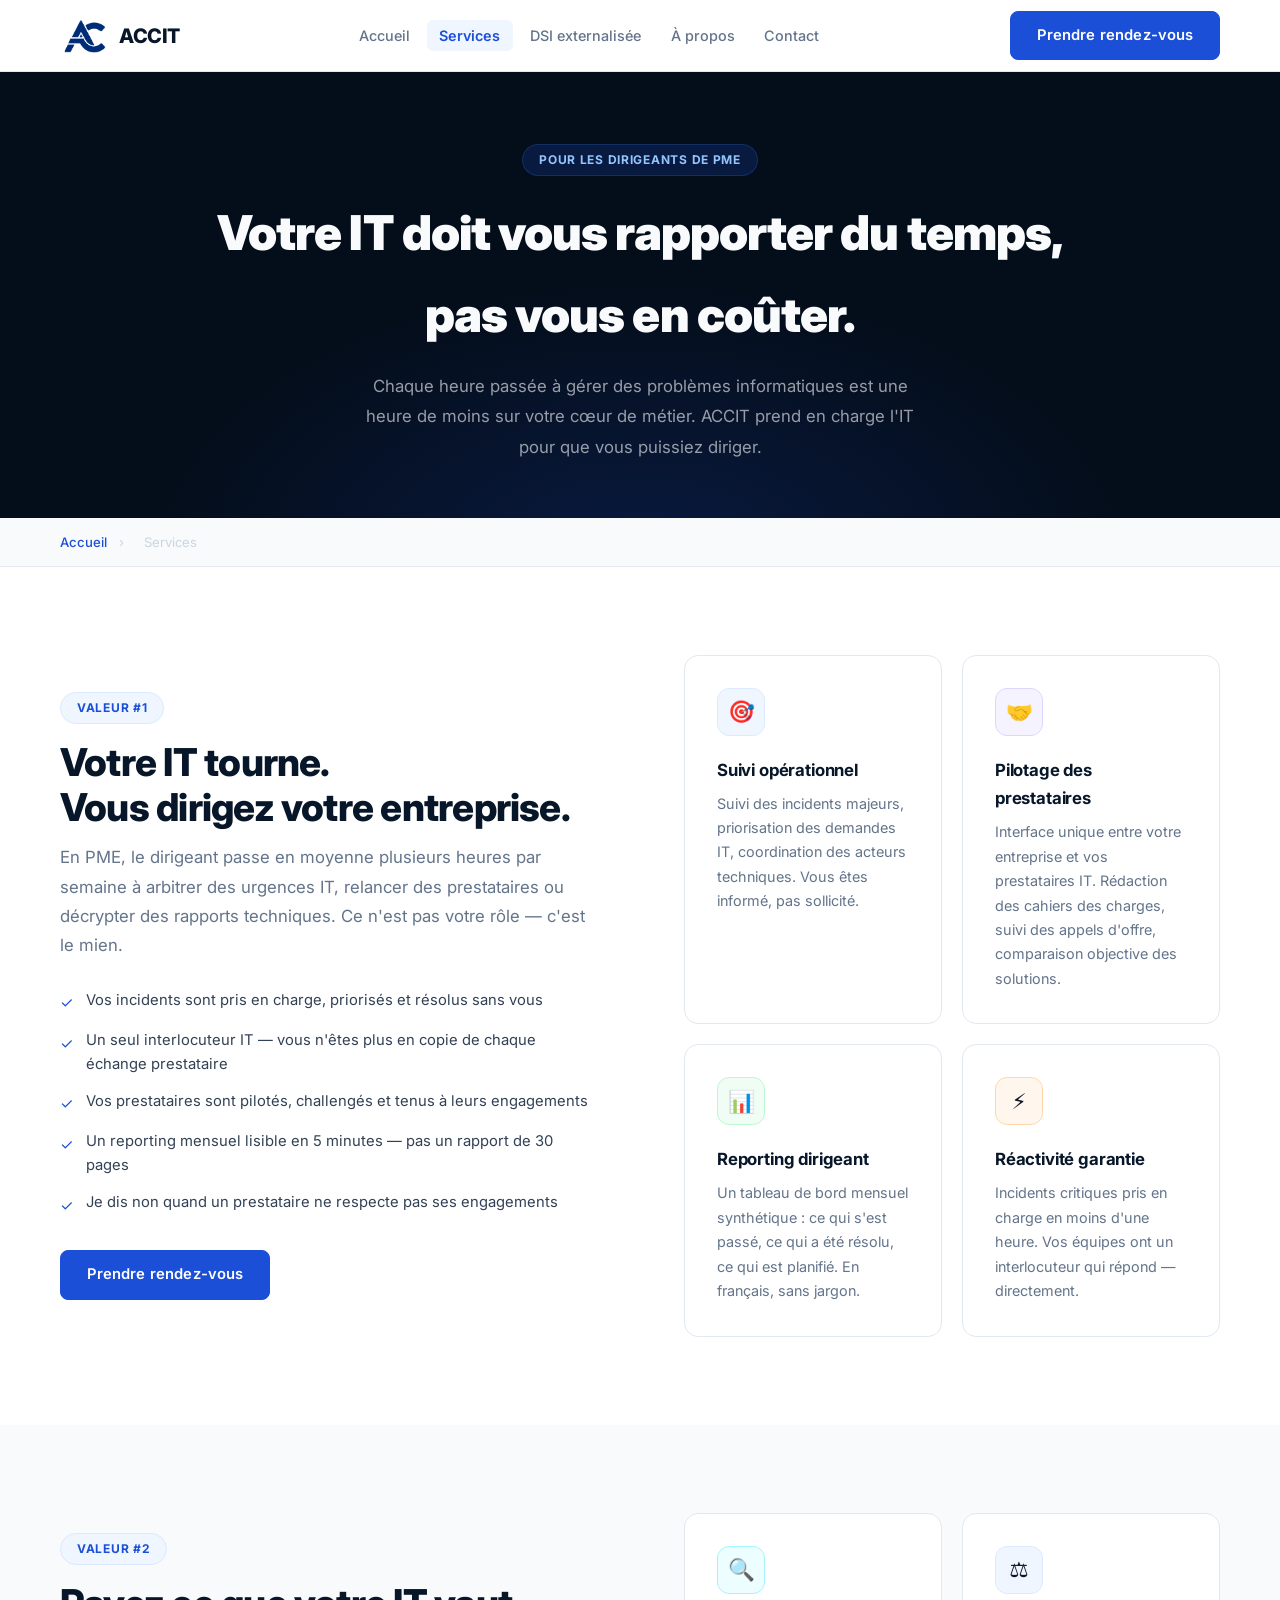
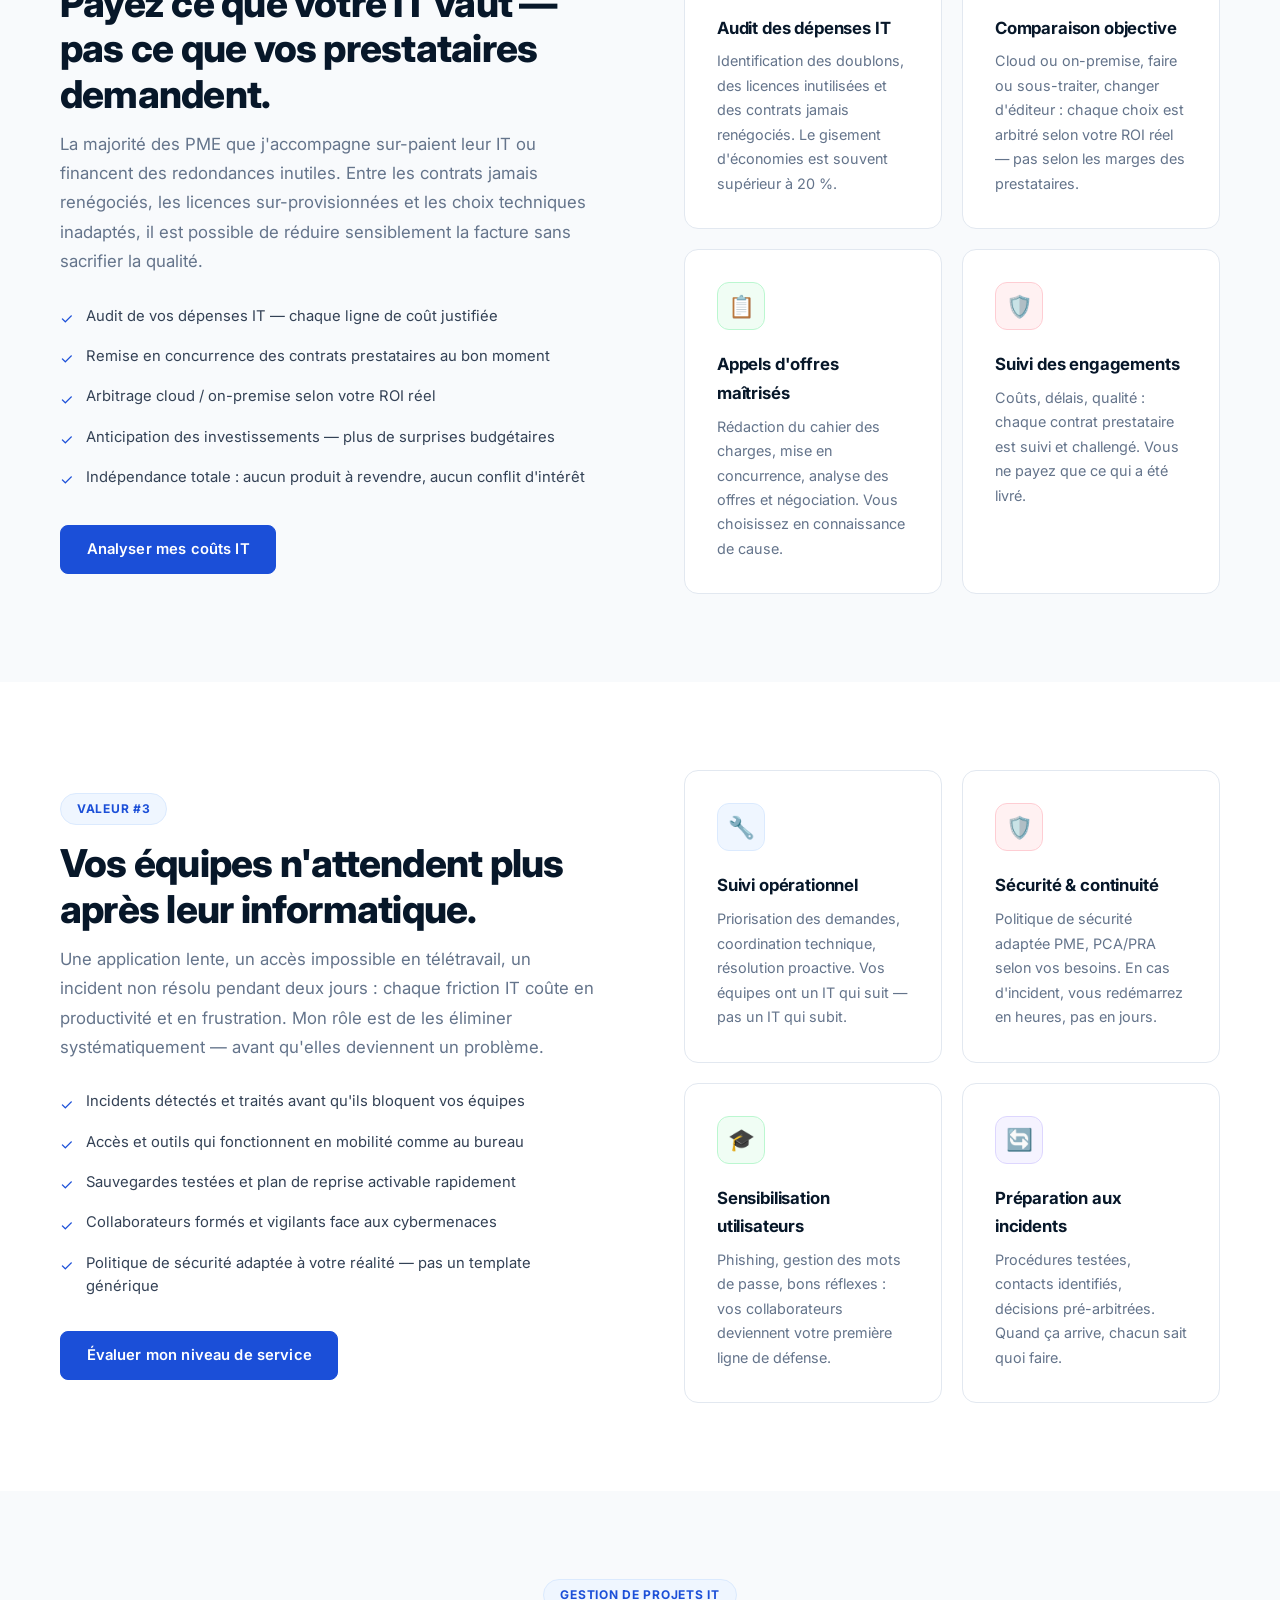
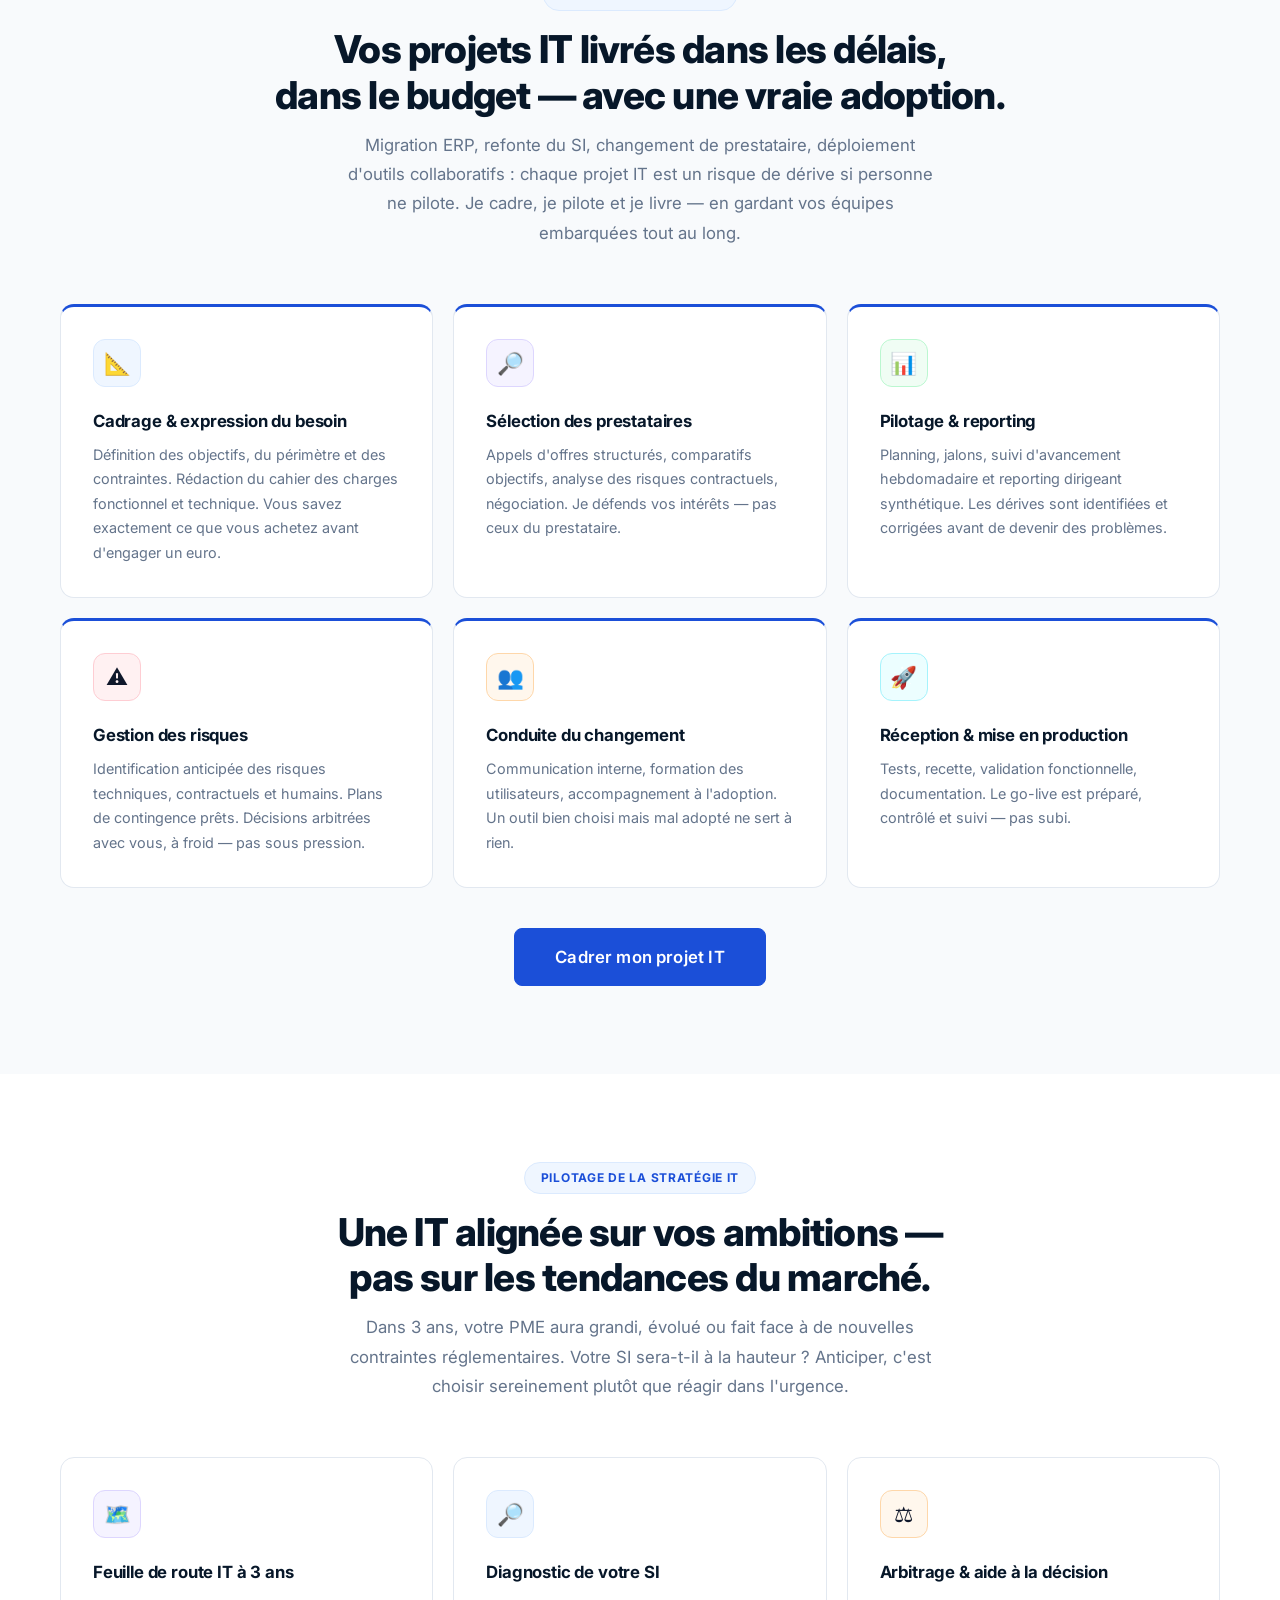
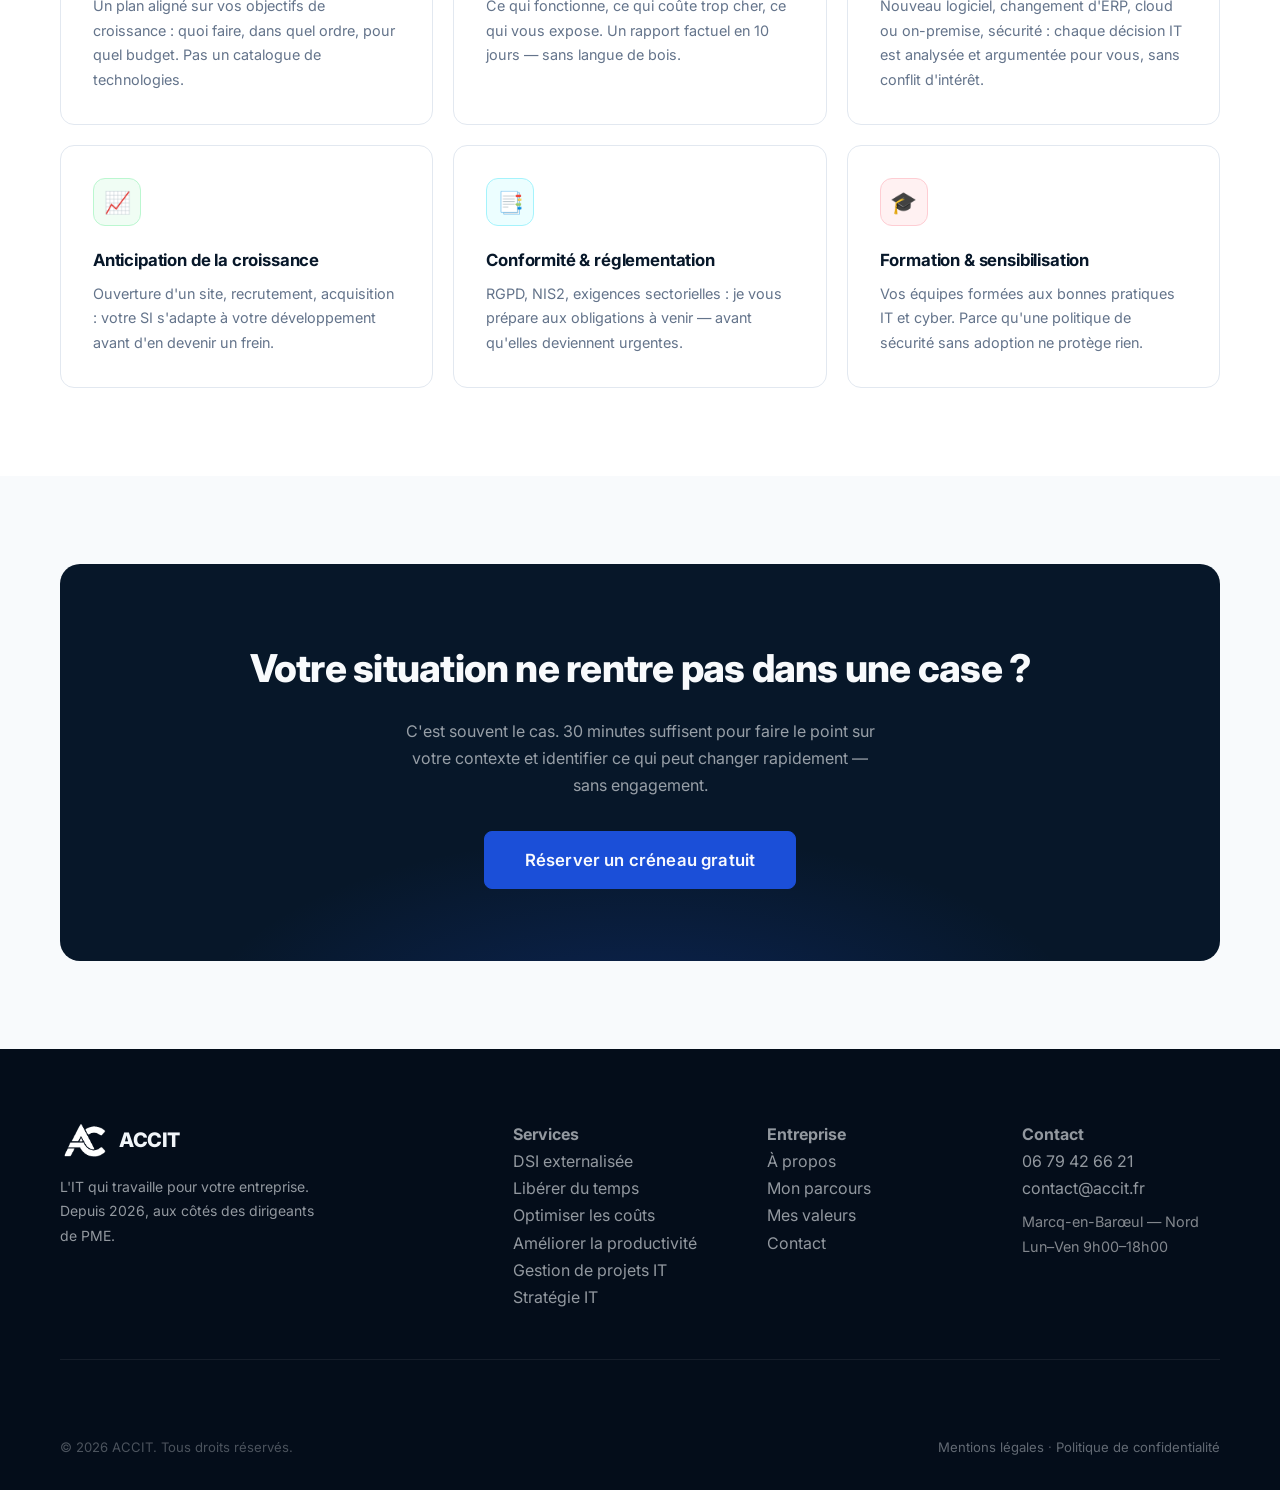
<file: services.html>
<!DOCTYPE html>
<html lang="fr">
<head>
  <meta charset="UTF-8" />
  <meta name="viewport" content="width=device-width, initial-scale=1.0" />
  <title>Nos services IT pour PME — ACCIT</title>
  <meta name="description" content="ACCIT libère les dirigeants de PME de la gestion IT : gain de temps, optimisation des coûts, productivité améliorée. Suivi opérationnel, gouvernance, sécurité, projets." />
  <link rel="preconnect" href="https://fonts.googleapis.com" />
  <link rel="preconnect" href="https://fonts.gstatic.com" crossorigin />
  <link href="https://fonts.googleapis.com/css2?family=Inter:wght@400;500;600;700;800;900&display=swap" rel="stylesheet" />
  <link rel="stylesheet" href="css/style.css" />
</head>
<body>

  <!-- ══ Navigation ══════════════════════════════════════ -->
  <nav class="nav" role="navigation" aria-label="Navigation principale">
    <div class="container">
      <a href="index.html" class="nav-logo">
        <img src="images/logo-mark.svg" alt="" class="nav-logo-img" aria-hidden="true" />
        ACCIT
      </a>
      <ul class="nav-links" role="list">
        <li><a href="index.html">Accueil</a></li>
        <li><a href="services.html">Services</a></li>
        <li><a href="dsi-externalisee.html">DSI externalisée</a></li>
        <li><a href="a-propos.html">À propos</a></li>
        <li><a href="contact.html">Contact</a></li>
      </ul>
      <a href="https://calendar.app.google/eNuM4sdfJsq8MuJr5" target="_blank" rel="noopener noreferrer" class="btn btn-primary nav-cta">Prendre rendez-vous</a>
      <button class="nav-toggle" aria-label="Menu" aria-expanded="false">
        <span></span><span></span><span></span>
      </button>
    </div>
  </nav>

  <main>

    <!-- ══ Hero ═══════════════════════════════════════════ -->
    <section class="page-hero">
      <div class="container">
        <span class="tag">Pour les dirigeants de PME</span>
        <h1>Votre IT doit vous rapporter du temps,<br />pas vous en coûter.</h1>
        <p>Chaque heure passée à gérer des problèmes informatiques est une heure de moins sur votre cœur de métier. ACCIT prend en charge l'IT pour que vous puissiez diriger.</p>
      </div>
    </section>

    <nav class="breadcrumb" aria-label="Fil d'Ariane">
      <div class="container">
        <a href="index.html">Accueil</a>
        <span aria-hidden="true">›</span>
        <span aria-current="page">Services</span>
      </div>
    </nav>

    <!-- ══ Valeur 1 : Libérer du temps ════════════════════ -->
    <section class="section" id="temps-dirigeant" aria-labelledby="temps-title">
      <div class="container">
        <div class="split-section">
          <div>
            <span class="tag">Valeur #1</span>
            <h2 class="section-title" id="temps-title">Votre IT tourne.<br />Vous dirigez votre entreprise.</h2>
            <p class="section-sub">
              En PME, le dirigeant passe en moyenne plusieurs heures par semaine à arbitrer des urgences IT, relancer des prestataires ou décrypter des rapports techniques. Ce n'est pas votre rôle — c'est le mien.
            </p>
            <ul class="check-list">
              <li class="check-item"><span class="icon">✓</span> Vos incidents sont pris en charge, priorisés et résolus sans vous</li>
              <li class="check-item"><span class="icon">✓</span> Un seul interlocuteur IT — vous n'êtes plus en copie de chaque échange prestataire</li>
              <li class="check-item"><span class="icon">✓</span> Vos prestataires sont pilotés, challengés et tenus à leurs engagements</li>
              <li class="check-item"><span class="icon">✓</span> Un reporting mensuel lisible en 5 minutes — pas un rapport de 30 pages</li>
              <li class="check-item"><span class="icon">✓</span> Je dis non quand un prestataire ne respecte pas ses engagements</li>
            </ul>
            <a href="https://calendar.app.google/eNuM4sdfJsq8MuJr5" target="_blank" rel="noopener noreferrer" class="btn btn-primary" style="margin-top:2rem;">Prendre rendez-vous</a>
          </div>
          <div class="cards-grid" style="grid-template-columns:1fr 1fr; align-content:start;">
            <div class="card">
              <div class="card-icon blue" aria-hidden="true">🎯</div>
              <h3>Suivi opérationnel</h3>
              <p>Suivi des incidents majeurs, priorisation des demandes IT, coordination des acteurs techniques. Vous êtes informé, pas sollicité.</p>
            </div>
            <div class="card">
              <div class="card-icon purple" aria-hidden="true">🤝</div>
              <h3>Pilotage des prestataires</h3>
              <p>Interface unique entre votre entreprise et vos prestataires IT. Rédaction des cahiers des charges, suivi des appels d'offre, comparaison objective des solutions.</p>
            </div>
            <div class="card">
              <div class="card-icon green" aria-hidden="true">📊</div>
              <h3>Reporting dirigeant</h3>
              <p>Un tableau de bord mensuel synthétique : ce qui s'est passé, ce qui a été résolu, ce qui est planifié. En français, sans jargon.</p>
            </div>
            <div class="card">
              <div class="card-icon orange" aria-hidden="true">⚡</div>
              <h3>Réactivité garantie</h3>
              <p>Incidents critiques pris en charge en moins d'une heure. Vos équipes ont un interlocuteur qui répond — directement.</p>
            </div>
          </div>
        </div>
      </div>
    </section>

    <!-- ══ Valeur 2 : Optimisation des coûts ══════════════ -->
    <section class="section section-alt" id="couts" aria-labelledby="couts-title">
      <div class="container">
        <div class="split-section reverse">
          <div class="cards-grid" style="grid-template-columns:1fr 1fr; align-content:start;">
            <div class="card">
              <div class="card-icon cyan" aria-hidden="true">🔍</div>
              <h3>Audit des dépenses IT</h3>
              <p>Identification des doublons, des licences inutilisées et des contrats jamais renégociés. Le gisement d'économies est souvent supérieur à 20 %.</p>
            </div>
            <div class="card">
              <div class="card-icon blue" aria-hidden="true">⚖️</div>
              <h3>Comparaison objective</h3>
              <p>Cloud ou on-premise, faire ou sous-traiter, changer d'éditeur : chaque choix est arbitré selon votre ROI réel — pas selon les marges des prestataires.</p>
            </div>
            <div class="card">
              <div class="card-icon green" aria-hidden="true">📋</div>
              <h3>Appels d'offres maîtrisés</h3>
              <p>Rédaction du cahier des charges, mise en concurrence, analyse des offres et négociation. Vous choisissez en connaissance de cause.</p>
            </div>
            <div class="card">
              <div class="card-icon rose" aria-hidden="true">🛡️</div>
              <h3>Suivi des engagements</h3>
              <p>Coûts, délais, qualité : chaque contrat prestataire est suivi et challengé. Vous ne payez que ce qui a été livré.</p>
            </div>
          </div>
          <div>
            <span class="tag">Valeur #2</span>
            <h2 class="section-title" id="couts-title">Payez ce que votre IT vaut — pas ce que vos prestataires demandent.</h2>
            <p class="section-sub">
              La majorité des PME que j'accompagne sur-paient leur IT ou financent des redondances inutiles. Entre les contrats jamais renégociés, les licences sur-provisionnées et les choix techniques inadaptés, il est possible de réduire sensiblement la facture sans sacrifier la qualité.
            </p>
            <ul class="check-list">
              <li class="check-item"><span class="icon">✓</span> Audit de vos dépenses IT — chaque ligne de coût justifiée</li>
              <li class="check-item"><span class="icon">✓</span> Remise en concurrence des contrats prestataires au bon moment</li>
              <li class="check-item"><span class="icon">✓</span> Arbitrage cloud / on-premise selon votre ROI réel</li>
              <li class="check-item"><span class="icon">✓</span> Anticipation des investissements — plus de surprises budgétaires</li>
              <li class="check-item"><span class="icon">✓</span> Indépendance totale : aucun produit à revendre, aucun conflit d'intérêt</li>
            </ul>
            <a href="https://calendar.app.google/eNuM4sdfJsq8MuJr5" target="_blank" rel="noopener noreferrer" class="btn btn-primary" style="margin-top:2rem;">Analyser mes coûts IT</a>
          </div>
        </div>
      </div>
    </section>

    <!-- ══ Valeur 3 : Productivité ════════════════════════ -->
    <section class="section" id="productivite" aria-labelledby="prod-title">
      <div class="container">
        <div class="split-section">
          <div>
            <span class="tag">Valeur #3</span>
            <h2 class="section-title" id="prod-title">Vos équipes n'attendent plus après leur informatique.</h2>
            <p class="section-sub">
              Une application lente, un accès impossible en télétravail, un incident non résolu pendant deux jours : chaque friction IT coûte en productivité et en frustration. Mon rôle est de les éliminer systématiquement — avant qu'elles deviennent un problème.
            </p>
            <ul class="check-list">
              <li class="check-item"><span class="icon">✓</span> Incidents détectés et traités avant qu'ils bloquent vos équipes</li>
              <li class="check-item"><span class="icon">✓</span> Accès et outils qui fonctionnent en mobilité comme au bureau</li>
              <li class="check-item"><span class="icon">✓</span> Sauvegardes testées et plan de reprise activable rapidement</li>
              <li class="check-item"><span class="icon">✓</span> Collaborateurs formés et vigilants face aux cybermenaces</li>
              <li class="check-item"><span class="icon">✓</span> Politique de sécurité adaptée à votre réalité — pas un template générique</li>
            </ul>
            <a href="https://calendar.app.google/eNuM4sdfJsq8MuJr5" target="_blank" rel="noopener noreferrer" class="btn btn-primary" style="margin-top:2rem;">Évaluer mon niveau de service</a>
          </div>
          <div class="cards-grid" style="grid-template-columns:1fr 1fr; align-content:start;">
            <div class="card">
              <div class="card-icon blue" aria-hidden="true">🔧</div>
              <h3>Suivi opérationnel</h3>
              <p>Priorisation des demandes, coordination technique, résolution proactive. Vos équipes ont un IT qui suit — pas un IT qui subit.</p>
            </div>
            <div class="card">
              <div class="card-icon rose" aria-hidden="true">🛡️</div>
              <h3>Sécurité & continuité</h3>
              <p>Politique de sécurité adaptée PME, PCA/PRA selon vos besoins. En cas d'incident, vous redémarrez en heures, pas en jours.</p>
            </div>
            <div class="card">
              <div class="card-icon green" aria-hidden="true">🎓</div>
              <h3>Sensibilisation utilisateurs</h3>
              <p>Phishing, gestion des mots de passe, bons réflexes : vos collaborateurs deviennent votre première ligne de défense.</p>
            </div>
            <div class="card">
              <div class="card-icon purple" aria-hidden="true">🔄</div>
              <h3>Préparation aux incidents</h3>
              <p>Procédures testées, contacts identifiés, décisions pré-arbitrées. Quand ça arrive, chacun sait quoi faire.</p>
            </div>
          </div>
        </div>
      </div>
    </section>

    <!-- ══ Gestion de projets IT ══════════════════════════ -->
    <section class="section section-alt" id="projets" aria-labelledby="projets-title">
      <div class="container">
        <header class="section-header centered">
          <span class="tag">Gestion de projets IT</span>
          <h2 class="section-title" id="projets-title">Vos projets IT livrés dans les délais,<br />dans le budget — avec une vraie adoption.</h2>
          <p class="section-sub">Migration ERP, refonte du SI, changement de prestataire, déploiement d'outils collaboratifs : chaque projet IT est un risque de dérive si personne ne pilote. Je cadre, je pilote et je livre — en gardant vos équipes embarquées tout au long.</p>
        </header>
        <div class="cards-grid cards-grid-3">
          <article class="card" style="border-top: 3px solid var(--color-accent);">
            <div class="card-icon blue" aria-hidden="true">📐</div>
            <h3>Cadrage & expression du besoin</h3>
            <p>Définition des objectifs, du périmètre et des contraintes. Rédaction du cahier des charges fonctionnel et technique. Vous savez exactement ce que vous achetez avant d'engager un euro.</p>
          </article>
          <article class="card" style="border-top: 3px solid var(--color-accent);">
            <div class="card-icon purple" aria-hidden="true">🔎</div>
            <h3>Sélection des prestataires</h3>
            <p>Appels d'offres structurés, comparatifs objectifs, analyse des risques contractuels, négociation. Je défends vos intérêts — pas ceux du prestataire.</p>
          </article>
          <article class="card" style="border-top: 3px solid var(--color-accent);">
            <div class="card-icon green" aria-hidden="true">📊</div>
            <h3>Pilotage & reporting</h3>
            <p>Planning, jalons, suivi d'avancement hebdomadaire et reporting dirigeant synthétique. Les dérives sont identifiées et corrigées avant de devenir des problèmes.</p>
          </article>
          <article class="card" style="border-top: 3px solid var(--color-accent);">
            <div class="card-icon rose" aria-hidden="true">⚠️</div>
            <h3>Gestion des risques</h3>
            <p>Identification anticipée des risques techniques, contractuels et humains. Plans de contingence prêts. Décisions arbitrées avec vous, à froid — pas sous pression.</p>
          </article>
          <article class="card" style="border-top: 3px solid var(--color-accent);">
            <div class="card-icon orange" aria-hidden="true">👥</div>
            <h3>Conduite du changement</h3>
            <p>Communication interne, formation des utilisateurs, accompagnement à l'adoption. Un outil bien choisi mais mal adopté ne sert à rien.</p>
          </article>
          <article class="card" style="border-top: 3px solid var(--color-accent);">
            <div class="card-icon cyan" aria-hidden="true">🚀</div>
            <h3>Réception & mise en production</h3>
            <p>Tests, recette, validation fonctionnelle, documentation. Le go-live est préparé, contrôlé et suivi — pas subi.</p>
          </article>
        </div>
        <div style="text-align:center; margin-top:2.5rem;">
          <a href="https://calendar.app.google/eNuM4sdfJsq8MuJr5" target="_blank" rel="noopener noreferrer" class="btn btn-primary" style="font-size:1.05rem; padding:.85rem 2.5rem;">Cadrer mon projet IT</a>
        </div>
      </div>
    </section>

    <!-- ══ Pilotage de la stratégie IT ════════════════════ -->
    <section class="section" id="strategie" aria-labelledby="strategie-title">
      <div class="container">
        <header class="section-header centered">
          <span class="tag">Pilotage de la stratégie IT</span>
          <h2 class="section-title" id="strategie-title">Une IT alignée sur vos ambitions —<br />pas sur les tendances du marché.</h2>
          <p class="section-sub">Dans 3 ans, votre PME aura grandi, évolué ou fait face à de nouvelles contraintes réglementaires. Votre SI sera-t-il à la hauteur ? Anticiper, c'est choisir sereinement plutôt que réagir dans l'urgence.</p>
        </header>
        <div class="cards-grid cards-grid-3">
          <article class="card" id="conseil">
            <div class="card-icon purple" aria-hidden="true">🗺️</div>
            <h3>Feuille de route IT à 3 ans</h3>
            <p>Un plan aligné sur vos objectifs de croissance : quoi faire, dans quel ordre, pour quel budget. Pas un catalogue de technologies.</p>
          </article>
          <article class="card">
            <div class="card-icon blue" aria-hidden="true">🔎</div>
            <h3>Diagnostic de votre SI</h3>
            <p>Ce qui fonctionne, ce qui coûte trop cher, ce qui vous expose. Un rapport factuel en 10 jours — sans langue de bois.</p>
          </article>
          <article class="card">
            <div class="card-icon orange" aria-hidden="true">⚖️</div>
            <h3>Arbitrage & aide à la décision</h3>
            <p>Nouveau logiciel, changement d'ERP, cloud ou on-premise, sécurité : chaque décision IT est analysée et argumentée pour vous, sans conflit d'intérêt.</p>
          </article>
          <article class="card">
            <div class="card-icon green" aria-hidden="true">📈</div>
            <h3>Anticipation de la croissance</h3>
            <p>Ouverture d'un site, recrutement, acquisition : votre SI s'adapte à votre développement avant d'en devenir un frein.</p>
          </article>
          <article class="card">
            <div class="card-icon cyan" aria-hidden="true">📑</div>
            <h3>Conformité & réglementation</h3>
            <p>RGPD, NIS2, exigences sectorielles : je vous prépare aux obligations à venir — avant qu'elles deviennent urgentes.</p>
          </article>
          <article class="card" id="formation">
            <div class="card-icon rose" aria-hidden="true">🎓</div>
            <h3>Formation & sensibilisation</h3>
            <p>Vos équipes formées aux bonnes pratiques IT et cyber. Parce qu'une politique de sécurité sans adoption ne protège rien.</p>
          </article>
        </div>
      </div>
    </section>

    <!-- ══ CTA ══════════════════════════════════════════ -->
    <section class="section section-alt" aria-labelledby="cta-services-title">
      <div class="container">
        <div class="cta-banner">
          <h2 id="cta-services-title">Votre situation ne rentre pas dans une case ?</h2>
          <p>C'est souvent le cas. 30 minutes suffisent pour faire le point sur votre contexte et identifier ce qui peut changer rapidement — sans engagement.</p>
          <a href="https://calendar.app.google/eNuM4sdfJsq8MuJr5" target="_blank" rel="noopener noreferrer" class="btn btn-primary" style="font-size:1.05rem; padding:.85rem 2.5rem;">Réserver un créneau gratuit</a>
        </div>
      </div>
    </section>

  </main>

  <!-- ══ Footer ══════════════════════════════════════════ -->
  <footer class="footer" role="contentinfo">
    <div class="container">
      <div class="footer-grid">
        <div class="footer-brand">
          <a href="index.html" class="nav-logo">
            <img src="images/logo-mark.svg" alt="" class="nav-logo-img" aria-hidden="true" />
            ACCIT
          </a>
          <p>L'IT qui travaille pour votre entreprise. Depuis 2026, aux côtés des dirigeants de PME.</p>
        </div>
        <nav aria-label="Services">
          <h4>Services</h4>
          <ul>
            <li><a href="dsi-externalisee.html">DSI externalisée</a></li>
            <li><a href="services.html#temps-dirigeant">Libérer du temps</a></li>
            <li><a href="services.html#couts">Optimiser les coûts</a></li>
            <li><a href="services.html#productivite">Améliorer la productivité</a></li>
            <li><a href="services.html#projets">Gestion de projets IT</a></li>
            <li><a href="services.html#strategie">Stratégie IT</a></li>
          </ul>
        </nav>
        <nav aria-label="Entreprise">
          <h4>Entreprise</h4>
          <ul>
            <li><a href="a-propos.html">À propos</a></li>
            <li><a href="a-propos.html#parcours">Mon parcours</a></li>
            <li><a href="a-propos.html#valeurs">Mes valeurs</a></li>
            <li><a href="contact.html">Contact</a></li>
          </ul>
        </nav>
        <div>
          <h4>Contact</h4>
          <ul>
            <li><a href="tel:+33679426621">06 79 42 66 21</a></li>
            <li><a href="mailto:contact@accit.fr">contact@accit.fr</a></li>
            <li style="color:rgba(255,255,255,.5); font-size:.9rem; margin-top:.5rem;">Marcq-en-Barœul — Nord<br />Lun–Ven 9h00–18h00</li>
          </ul>
        </div>
      </div>
      <div class="footer-bottom">
        <span>© 2026 ACCIT. Tous droits réservés.</span>
        <span>
          <a href="mentions-legales.html">Mentions légales</a> ·
          <a href="mentions-legales.html#politique-confidentialite">Politique de confidentialité</a>
        </span>
      </div>
    </div>
  </footer>

  <script src="js/main.js"></script>
</body>
</html>
</file>
<file: css/style.css>
/* ============================================================
   ACCIT — Design System v2  ·  Premium · Sobre · Rassurant
   ============================================================ */

/* ── Tokens ─────────────────────────────────────────────── */
:root {
  /* Palette */
  --navy-950:  #040D1A;
  --navy-900:  #071729;
  --navy-800:  #0A2040;
  --navy-700:  #0D2D58;
  --navy-600:  #123A72;

  --blue-600:  #1B4FD8;
  --blue-500:  #2563EB;
  --blue-400:  #3B82F6;
  --blue-100:  #DBEAFE;
  --blue-50:   #EFF6FF;

  --slate-900: #0F172A;
  --slate-700: #334155;
  --slate-500: #64748B;
  --slate-300: #CBD5E1;
  --slate-100: #F1F5F9;
  --slate-50:  #F8FAFC;

  /* Sémantique */
  --color-primary:       var(--navy-900);
  --color-accent:        var(--blue-600);
  --color-accent-hover:  #1743C0;
  --color-accent-light:  var(--blue-50);
  --color-text:          var(--slate-900);
  --color-muted:         var(--slate-500);
  --color-border:        var(--slate-300);
  --color-border-subtle: #E2E8F0;
  --color-bg:            #FFFFFF;
  --color-bg-alt:        var(--slate-50);

  /* Typographie */
  --font-sans: 'Inter', system-ui, -apple-system, sans-serif;
  --tracking-tight: -0.02em;
  --tracking-wide:   0.06em;

  /* Géométrie */
  --radius-sm:  8px;
  --radius:     14px;
  --radius-lg:  20px;
  --max-w:      1160px;
  --nav-h:      72px;

  /* Ombres bleutées */
  --shadow-xs:  0 1px 2px rgba(7,23,41,.06);
  --shadow-sm:  0 2px 8px rgba(7,23,41,.07);
  --shadow-md:  0 6px 24px rgba(7,23,41,.09);
  --shadow-lg:  0 16px 48px rgba(7,23,41,.13);
  --shadow-xl:  0 24px 64px rgba(7,23,41,.16);
  --glow-blue:  0 0 0 3px rgba(27,79,216,.18);
}

/* ── Reset ─────────────────────────────────────────────── */
*, *::before, *::after { box-sizing: border-box; margin: 0; padding: 0; }
html { scroll-behavior: smooth; -webkit-text-size-adjust: 100%; }
body {
  font-family: var(--font-sans);
  font-size: 1rem;
  line-height: 1.7;
  color: var(--color-text);
  background: var(--color-bg);
  -webkit-font-smoothing: antialiased;
  -moz-osx-font-smoothing: grayscale;
}
img  { display: block; max-width: 100%; }
a    { color: inherit; text-decoration: none; }
ul   { list-style: none; }
button { font-family: inherit; }

/* ── Layout helpers ─────────────────────────────────────── */
.container {
  width: min(var(--max-w), 100% - 2.5rem);
  margin-inline: auto;
}
.sr-only {
  position: absolute; width: 1px; height: 1px;
  overflow: hidden; clip: rect(0,0,0,0); white-space: nowrap;
}

/* ════════════════════════════════════════════════════════
   COMPOSANTS GLOBAUX
═════════════════════════════════════════════════════════ */

/* ── Boutons ────────────────────────────────────────────── */
.btn {
  display: inline-flex;
  align-items: center;
  gap: .5rem;
  padding: .7rem 1.6rem;
  border-radius: var(--radius-sm);
  font-weight: 600;
  font-size: .925rem;
  letter-spacing: .01em;
  cursor: pointer;
  border: 1.5px solid transparent;
  transition: background .18s, color .18s, box-shadow .18s, transform .18s, border-color .18s;
  white-space: nowrap;
}
.btn-primary {
  background: var(--color-accent);
  color: #fff;
  border-color: var(--color-accent);
}
.btn-primary:hover {
  background: var(--color-accent-hover);
  border-color: var(--color-accent-hover);
  box-shadow: 0 4px 16px rgba(27,79,216,.35);
  transform: translateY(-1px);
}
.btn-primary:active { transform: translateY(0); box-shadow: none; }

.btn-outline {
  background: transparent;
  color: var(--color-accent);
  border-color: var(--color-accent);
}
.btn-outline:hover {
  background: var(--blue-50);
  box-shadow: var(--shadow-sm);
}
.btn-ghost-white {
  background: rgba(255,255,255,.1);
  color: #fff;
  border-color: rgba(255,255,255,.25);
}
.btn-ghost-white:hover {
  background: rgba(255,255,255,.18);
  border-color: rgba(255,255,255,.4);
}

/* ── Tag / badge ────────────────────────────────────────── */
.tag {
  display: inline-block;
  padding: .3rem 1rem;
  border-radius: 100px;
  font-size: .75rem;
  font-weight: 700;
  letter-spacing: var(--tracking-wide);
  text-transform: uppercase;
  background: var(--blue-50);
  color: var(--blue-600);
  border: 1px solid var(--blue-100);
  margin-bottom: 1rem;
}

/* ── Typographie sections ───────────────────────────────── */
.section-title {
  font-size: clamp(1.7rem, 3.2vw, 2.4rem);
  font-weight: 800;
  line-height: 1.18;
  letter-spacing: var(--tracking-tight);
  color: var(--color-primary);
}
.section-sub {
  font-size: 1.05rem;
  color: var(--color-muted);
  max-width: 54ch;
  margin-top: .8rem;
  line-height: 1.75;
}

/* ════════════════════════════════════════════════════════
   NAVIGATION
═════════════════════════════════════════════════════════ */
.nav {
  position: fixed;
  top: 0; left: 0; right: 0;
  height: var(--nav-h);
  background: rgba(255,255,255,.92);
  backdrop-filter: blur(18px) saturate(160%);
  -webkit-backdrop-filter: blur(18px) saturate(160%);
  border-bottom: 1px solid var(--color-border-subtle);
  z-index: 1000;
  display: flex;
  align-items: center;
}
.nav .container {
  display: flex;
  align-items: center;
  justify-content: space-between;
  height: 100%;
}

/* Logo */
.nav-logo {
  display: flex;
  align-items: center;
  gap: .55rem;
  font-weight: 800;
  font-size: 1.25rem;
  letter-spacing: var(--tracking-tight);
  color: var(--navy-900);
}
.nav-logo-img {
  height: 38px;
  width: auto;
  display: block;
  flex-shrink: 0;
}

/* Liens */
.nav-links {
  display: flex;
  align-items: center;
  gap: .25rem;
}
.nav-links a {
  padding: .45rem .8rem;
  font-size: .9rem;
  font-weight: 500;
  color: var(--slate-500);
  border-radius: 6px;
  transition: color .15s, background .15s;
}
.nav-links a:hover { color: var(--navy-900); background: var(--slate-100); }
.nav-links a.active {
  color: var(--color-accent);
  background: var(--blue-50);
  font-weight: 600;
}
.nav-cta { margin-left: .75rem; }

/* Hamburger */
.nav-toggle {
  display: none;
  flex-direction: column;
  gap: 5px;
  cursor: pointer;
  padding: 6px;
  background: none;
  border: none;
  border-radius: 6px;
}
.nav-toggle span {
  display: block;
  width: 22px; height: 2px;
  background: var(--navy-900);
  border-radius: 2px;
  transition: all .28s cubic-bezier(.4,0,.2,1);
}

main { padding-top: var(--nav-h); }

/* ════════════════════════════════════════════════════════
   HERO (page d'accueil)
═════════════════════════════════════════════════════════ */
.hero {
  min-height: calc(92vh - var(--nav-h));
  display: flex;
  align-items: center;
  background: var(--navy-950);
  position: relative;
  overflow: hidden;
  padding-block: 5rem;
}

/* Fond décoratif : lueur centrale + grain subtil */
.hero::before {
  content: '';
  position: absolute; inset: 0;
  background:
    radial-gradient(ellipse 60% 70% at 70% 50%, rgba(27,79,216,.22) 0%, transparent 65%),
    radial-gradient(ellipse 40% 50% at 15% 80%, rgba(7,23,41,.8) 0%, transparent 60%);
  pointer-events: none;
}
.hero::after {
  content: '';
  position: absolute; inset: 0;
  background-image: url("data:image/svg+xml,%3Csvg viewBox='0 0 256 256' xmlns='http://www.w3.org/2000/svg'%3E%3Cfilter id='n'%3E%3CfeTurbulence type='fractalNoise' baseFrequency='0.9' numOctaves='4' stitchTiles='stitch'/%3E%3C/filter%3E%3Crect width='100%25' height='100%25' filter='url(%23n)' opacity='0.03'/%3E%3C/svg%3E");
  background-size: 200px;
  opacity: .55;
  pointer-events: none;
}

.hero-grid {
  display: grid;
  grid-template-columns: 1.05fr .95fr;
  align-items: center;
  gap: 5rem;
  position: relative;
  z-index: 1;
}

/* Eyebrow */
.hero-eyebrow {
  display: inline-flex;
  align-items: center;
  gap: .5rem;
  background: rgba(27,79,216,.15);
  border: 1px solid rgba(59,130,246,.25);
  border-radius: 100px;
  padding: .38rem 1.1rem;
  font-size: .8rem;
  font-weight: 600;
  letter-spacing: .04em;
  text-transform: uppercase;
  color: #93C5FD;
  margin-bottom: 1.75rem;
}
.hero-eyebrow .dot {
  width: 7px; height: 7px;
  background: #4ADE80;
  border-radius: 50%;
  box-shadow: 0 0 8px #4ADE80;
}

/* Titre */
.hero h1 {
  font-size: clamp(2.4rem, 4.5vw, 3.75rem);
  font-weight: 900;
  line-height: 1.08;
  letter-spacing: -0.03em;
  color: #F8FAFC;
  margin-bottom: 1.5rem;
}
.hero h1 em {
  font-style: normal;
  background: linear-gradient(95deg, #60A5FA 0%, #818CF8 50%, #34D399 100%);
  -webkit-background-clip: text;
  -webkit-text-fill-color: transparent;
  background-clip: text;
}

.hero-desc {
  font-size: 1.1rem;
  line-height: 1.8;
  color: rgba(248,250,252,.65);
  max-width: 46ch;
  margin-bottom: 2.5rem;
}

.hero-actions { display: flex; gap: 1rem; flex-wrap: wrap; }

/* Stats */
.hero-stats {
  display: flex;
  gap: 3rem;
  margin-top: 3.5rem;
  padding-top: 2.5rem;
  border-top: 1px solid rgba(255,255,255,.1);
}
.hero-stat strong {
  display: block;
  font-size: 2.1rem;
  font-weight: 900;
  letter-spacing: -0.02em;
  color: #F8FAFC;
  line-height: 1;
  margin-bottom: .25rem;
}
.hero-stat span {
  font-size: .85rem;
  color: rgba(248,250,252,.45);
  text-transform: uppercase;
  letter-spacing: .06em;
  font-weight: 500;
}

/* Carte hero */
.hero-visual { position: relative; z-index: 1; display: flex; justify-content: center; }
.hero-card {
  background: rgba(255,255,255,.05);
  border: 1px solid rgba(255,255,255,.1);
  border-radius: var(--radius-lg);
  padding: 1.75rem;
  backdrop-filter: blur(20px);
  -webkit-backdrop-filter: blur(20px);
  width: 100%;
  max-width: 400px;
  box-shadow: 0 24px 60px rgba(4,13,26,.6);
}
.hero-card-header {
  display: flex;
  align-items: center;
  gap: .75rem;
  margin-bottom: 1.5rem;
  padding-bottom: 1.25rem;
  border-bottom: 1px solid rgba(255,255,255,.08);
}
.hero-card-icon {
  width: 40px; height: 40px;
  background: var(--color-accent);
  border-radius: 10px;
  display: grid;
  place-items: center;
  font-size: 1.1rem;
  box-shadow: 0 4px 12px rgba(27,79,216,.4);
}
.hero-card-header h3 { color: #F1F5F9; font-size: .95rem; font-weight: 600; }
.hero-card-header p  { color: rgba(241,245,249,.4); font-size: .78rem; margin-top: .1rem; }

.hero-services-list li {
  display: flex;
  align-items: center;
  gap: .75rem;
  padding: .55rem 0;
  color: rgba(241,245,249,.78);
  font-size: .875rem;
  border-bottom: 1px solid rgba(255,255,255,.05);
}
.hero-services-list li:last-child { border: none; }
.check-icon {
  width: 20px; height: 20px; min-width: 20px;
  background: rgba(74,222,128,.12);
  border: 1px solid rgba(74,222,128,.2);
  border-radius: 50%;
  display: grid;
  place-items: center;
  color: #4ADE80;
  font-size: .7rem;
}

/* ════════════════════════════════════════════════════════
   SECTIONS GÉNÉRIQUES
═════════════════════════════════════════════════════════ */
.section { padding-block: 5.5rem; }
.section-alt { background: var(--slate-50); }
.section-dark { background: var(--navy-900); color: #fff; }

.section-header { margin-bottom: 3.5rem; }
.section-header.centered { text-align: center; }
.section-header.centered .section-sub { margin-inline: auto; }

/* ════════════════════════════════════════════════════════
   CARDS
═════════════════════════════════════════════════════════ */
.cards-grid { display: grid; gap: 1.25rem; }
.cards-grid-3 { grid-template-columns: repeat(auto-fill, minmax(300px, 1fr)); }
.cards-grid-4 { grid-template-columns: repeat(auto-fill, minmax(240px, 1fr)); }
.cards-grid-2 { grid-template-columns: repeat(auto-fill, minmax(360px, 1fr)); }

.card {
  background: var(--color-bg);
  border: 1px solid var(--color-border-subtle);
  border-radius: var(--radius);
  padding: 2rem;
  transition: box-shadow .22s, transform .22s, border-color .22s;
  position: relative;
  overflow: hidden;
}
.card::before {
  content: '';
  position: absolute;
  top: 0; left: 0; right: 0;
  height: 3px;
  background: linear-gradient(90deg, var(--blue-600), var(--blue-400));
  transform: scaleX(0);
  transform-origin: left;
  transition: transform .28s cubic-bezier(.4,0,.2,1);
}
.card:hover {
  box-shadow: var(--shadow-lg);
  transform: translateY(-4px);
  border-color: var(--blue-100);
}
.card:hover::before { transform: scaleX(1); }

.card-icon {
  width: 48px; height: 48px;
  border-radius: 12px;
  display: grid;
  place-items: center;
  font-size: 1.35rem;
  margin-bottom: 1.25rem;
  background: var(--blue-50);
  border: 1px solid var(--blue-100);
}
/* Garder les variantes couleur mais les harmoniser */
.card-icon.blue   { background: var(--blue-50);   border-color: var(--blue-100); }
.card-icon.green  { background: #F0FDF4; border-color: #BBF7D0; }
.card-icon.purple { background: #F5F3FF; border-color: #DDD6FE; }
.card-icon.orange { background: #FFF7ED; border-color: #FED7AA; }
.card-icon.cyan   { background: #ECFEFF; border-color: #A5F3FC; }
.card-icon.rose   { background: #FFF1F2; border-color: #FECDD3; }

.card h3 { font-size: 1.05rem; font-weight: 700; margin-bottom: .45rem; color: var(--navy-900); letter-spacing: -.01em; }
.card p  { font-size: .9rem; color: var(--color-muted); line-height: 1.7; }

/* ════════════════════════════════════════════════════════
   WHY SECTION
═════════════════════════════════════════════════════════ */
.why-grid {
  display: grid;
  grid-template-columns: 1fr 1fr;
  gap: 6rem;
  align-items: center;
}
.why-features { display: flex; flex-direction: column; gap: 1.75rem; margin-top: 2rem; }
.why-feature {
  display: flex;
  gap: 1.1rem;
  align-items: flex-start;
}
.why-feature-icon {
  width: 42px; height: 42px; min-width: 42px;
  background: var(--blue-50);
  border: 1px solid var(--blue-100);
  border-radius: 10px;
  display: grid;
  place-items: center;
  font-size: 1.15rem;
}
.why-feature h4 { font-size: .95rem; font-weight: 700; margin-bottom: .3rem; color: var(--navy-900); }
.why-feature p  { font-size: .875rem; color: var(--color-muted); line-height: 1.7; }

/* Métriques */
.why-visual {
  display: grid;
  grid-template-columns: 1fr 1fr;
  gap: 1rem;
}
.metric-card {
  background: var(--color-bg);
  border: 1px solid var(--color-border-subtle);
  border-radius: var(--radius);
  padding: 1.5rem 1.75rem;
  box-shadow: var(--shadow-xs);
}
.metric-card strong {
  display: block;
  font-size: 2.1rem;
  font-weight: 900;
  letter-spacing: -.03em;
  color: var(--color-accent);
  line-height: 1;
  margin-bottom: .35rem;
}
.metric-card span { font-size: .82rem; color: var(--color-muted); text-transform: uppercase; letter-spacing: .06em; font-weight: 500; }
.metric-card.wide { grid-column: span 2; }
.metric-card.dark {
  background: var(--navy-800);
  border-color: var(--navy-700);
}
.metric-card.dark strong { color: #93C5FD; }
.metric-card.dark span   { color: rgba(248,250,252,.45); }

/* ════════════════════════════════════════════════════════
   TÉMOIGNAGES
═════════════════════════════════════════════════════════ */
.testimonial-card {
  background: var(--color-bg);
  border: 1px solid var(--color-border-subtle);
  border-radius: var(--radius);
  padding: 2rem;
  transition: box-shadow .22s;
}
.testimonial-card:hover { box-shadow: var(--shadow-md); }
.stars { color: #F59E0B; font-size: 1rem; margin-bottom: 1rem; letter-spacing: .05em; }
.testimonial-card blockquote {
  font-size: .925rem;
  color: var(--slate-700);
  font-style: italic;
  line-height: 1.8;
  margin-bottom: 1.5rem;
}
.testimonial-author { display: flex; align-items: center; gap: .85rem; }
.avatar {
  width: 42px; height: 42px;
  border-radius: 50%;
  background: linear-gradient(135deg, var(--blue-600), var(--navy-700));
  display: grid;
  place-items: center;
  color: #fff;
  font-weight: 700;
  font-size: .9rem;
  flex-shrink: 0;
}
.testimonial-author strong { font-size: .875rem; color: var(--navy-900); }
.testimonial-author span   { font-size: .8rem; color: var(--color-muted); }

/* ════════════════════════════════════════════════════════
   CTA BANNER
═════════════════════════════════════════════════════════ */
.cta-banner {
  background: var(--navy-900);
  border-radius: var(--radius-lg);
  padding: 4.5rem;
  text-align: center;
  position: relative;
  overflow: hidden;
}
.cta-banner::before {
  content: '';
  position: absolute; inset: 0;
  background: radial-gradient(ellipse 60% 80% at 50% 120%, rgba(27,79,216,.25) 0%, transparent 65%);
  pointer-events: none;
}
.cta-banner h2 {
  font-size: clamp(1.7rem, 3vw, 2.4rem);
  font-weight: 800;
  letter-spacing: var(--tracking-tight);
  color: #F8FAFC;
  margin-bottom: 1rem;
  position: relative;
}
.cta-banner p { color: rgba(248,250,252,.6); max-width: 48ch; margin: 0 auto 2rem; position: relative; }

/* ════════════════════════════════════════════════════════
   PROCESS / STEPS
═════════════════════════════════════════════════════════ */
.steps { display: flex; flex-direction: column; }
.step {
  display: grid;
  grid-template-columns: 64px 1fr;
  gap: 1.25rem;
  position: relative;
  padding-bottom: 2.5rem;
}
.step:last-child { padding-bottom: 0; }
.step-number {
  width: 44px; height: 44px;
  background: var(--color-accent);
  color: #fff;
  border-radius: 50%;
  display: grid;
  place-items: center;
  font-weight: 800;
  font-size: .9rem;
  position: relative;
  z-index: 1;
  box-shadow: 0 4px 14px rgba(27,79,216,.35);
}
.step::before {
  content: '';
  position: absolute;
  left: 21px;
  top: 44px;
  bottom: 0;
  width: 1.5px;
  background: linear-gradient(to bottom, var(--blue-100), transparent);
}
.step:last-child::before { display: none; }
.step-content h3 { font-weight: 700; margin-bottom: .4rem; color: var(--navy-900); padding-top: .55rem; font-size: .975rem; }
.step-content p  { font-size: .9rem; color: var(--color-muted); line-height: 1.75; }

/* ════════════════════════════════════════════════════════
   ÉQUIPE
═════════════════════════════════════════════════════════ */
.team-card {
  text-align: center;
  background: var(--color-bg);
  border: 1px solid var(--color-border-subtle);
  border-radius: var(--radius);
  padding: 2.25rem 1.75rem;
  transition: box-shadow .22s, transform .22s;
}
.team-card:hover { box-shadow: var(--shadow-lg); transform: translateY(-4px); }
.team-avatar {
  width: 76px; height: 76px;
  background: linear-gradient(140deg, var(--blue-600) 0%, var(--navy-700) 100%);
  border-radius: 50%;
  display: grid;
  place-items: center;
  margin: 0 auto 1.25rem;
  font-size: 1.5rem;
  color: #fff;
  font-weight: 800;
  box-shadow: 0 8px 24px rgba(27,79,216,.25);
}
.team-card h3   { font-weight: 700; color: var(--navy-900); margin-bottom: .2rem; letter-spacing: -.01em; }
.team-card .role{ font-size: .82rem; color: var(--color-accent); font-weight: 600; margin-bottom: .8rem; text-transform: uppercase; letter-spacing: .04em; }
.team-card p    { font-size: .875rem; color: var(--color-muted); line-height: 1.7; }

/* ════════════════════════════════════════════════════════
   VALEURS
═════════════════════════════════════════════════════════ */
.values-grid {
  display: grid;
  grid-template-columns: repeat(auto-fill, minmax(220px, 1fr));
  gap: 1.25rem;
}
.value-card {
  padding: 1.75rem;
  border-radius: var(--radius);
  border: 1px solid var(--color-border-subtle);
  background: var(--color-bg);
  transition: box-shadow .2s, border-color .2s;
}
.value-card:hover { border-color: var(--blue-100); box-shadow: var(--shadow-sm); }
.value-icon { font-size: 1.75rem; margin-bottom: .85rem; }
.value-card h3 { font-weight: 700; color: var(--navy-900); margin-bottom: .4rem; font-size: .975rem; }
.value-card p  { font-size: .875rem; color: var(--color-muted); line-height: 1.7; }

/* ════════════════════════════════════════════════════════
   CONTACT
═════════════════════════════════════════════════════════ */
.contact-layout {
  display: grid;
  grid-template-columns: 1fr 1.55fr;
  gap: 5rem;
  align-items: start;
}
.contact-info { display: flex; flex-direction: column; gap: 1.75rem; }
.contact-item { display: flex; gap: 1rem; align-items: flex-start; }
.contact-item-icon {
  width: 42px; height: 42px; min-width: 42px;
  background: var(--blue-50);
  border: 1px solid var(--blue-100);
  border-radius: 10px;
  display: grid;
  place-items: center;
  font-size: 1.15rem;
}
.contact-item strong { font-size: .875rem; color: var(--navy-900); font-weight: 700; display: block; margin-bottom: .2rem; }
.contact-item span   { font-size: .9rem; color: var(--color-muted); }

/* Formulaire */
.form-card {
  background: var(--color-bg);
  border: 1px solid var(--color-border-subtle);
  border-radius: var(--radius-lg);
  padding: 2.5rem;
  box-shadow: var(--shadow-md);
}
.form-row { display: grid; grid-template-columns: 1fr 1fr; gap: 1rem; }
.form-group { display: flex; flex-direction: column; gap: .45rem; margin-bottom: 1.25rem; }
.form-group label { font-size: .85rem; font-weight: 600; color: var(--navy-900); letter-spacing: .01em; }

.form-group input:not([type="checkbox"]),
.form-group select,
.form-group textarea {
  padding: .72rem 1rem;
  border: 1.5px solid var(--slate-300);
  border-radius: var(--radius-sm);
  font-size: .925rem;
  font-family: var(--font-sans);
  color: var(--slate-900);
  background: var(--color-bg);
  transition: border-color .18s, box-shadow .18s;
  outline: none;
  appearance: none;
}

/* Checkbox */
.form-group input[type="checkbox"] {
  width: 18px;
  height: 18px;
  min-width: 18px;
  margin: 0;
  flex-shrink: 0;
  accent-color: var(--color-accent);
  cursor: pointer;
  border-radius: 4px;
}

/* Label checkbox */
.form-group-check {
  display: flex;
  align-items: flex-start;
  gap: .7rem;
  cursor: pointer;
  font-weight: 400;
  color: var(--color-muted);
  font-size: .875rem;
  line-height: 1.6;
  margin-bottom: 1.5rem;
}
.form-group-check input[type="checkbox"] {
  margin-top: .15rem;
}
.form-group input::placeholder,
.form-group textarea::placeholder { color: var(--slate-300); }
.form-group input:hover,
.form-group select:hover,
.form-group textarea:hover { border-color: var(--slate-400); }
.form-group input:focus,
.form-group select:focus,
.form-group textarea:focus {
  border-color: var(--color-accent);
  box-shadow: var(--glow-blue);
}
.form-group textarea { resize: vertical; min-height: 130px; }

/* ════════════════════════════════════════════════════════
   FOOTER
═════════════════════════════════════════════════════════ */
.footer {
  background: var(--navy-950);
  color: rgba(241,245,249,.6);
  padding-block: 4.5rem 2rem;
}
.footer-grid {
  display: grid;
  grid-template-columns: 2fr 1fr 1fr 1fr;
  gap: 3.5rem;
  margin-bottom: 3rem;
  padding-bottom: 3rem;
  border-bottom: 1px solid rgba(255,255,255,.07);
}
.footer-brand .nav-logo { color: #F1F5F9; margin-bottom: 1rem; }
.footer-brand .nav-logo-img { filter: brightness(0) invert(1); }
.footer-brand p { font-size: .875rem; max-width: 30ch; line-height: 1.75; }

.footer-col h4 {
  font-size: .75rem;
  font-weight: 700;
  text-transform: uppercase;
  letter-spacing: .1em;
  color: rgba(241,245,249,.3);
  margin-bottom: 1.1rem;
}
.footer-col ul { display: flex; flex-direction: column; gap: .65rem; }
.footer-col a {
  font-size: .875rem;
  color: rgba(241,245,249,.55);
  transition: color .15s;
}
.footer-col a:hover { color: #F1F5F9; }

.footer-bottom {
  padding-top: 1.75rem;
  display: flex;
  justify-content: space-between;
  align-items: center;
  font-size: .82rem;
  color: rgba(241,245,249,.3);
  flex-wrap: wrap;
  gap: 1rem;
}
.footer-bottom a { color: rgba(241,245,249,.4); transition: color .15s; }
.footer-bottom a:hover { color: rgba(241,245,249,.8); }

/* ════════════════════════════════════════════════════════
   PAGE HERO (pages internes)
═════════════════════════════════════════════════════════ */
.page-hero {
  background: var(--navy-950);
  padding-block: 4.5rem 3.5rem;
  text-align: center;
  position: relative;
  overflow: hidden;
}
.page-hero::before {
  content: '';
  position: absolute; inset: 0;
  background: radial-gradient(ellipse 55% 90% at 50% 110%, rgba(27,79,216,.2) 0%, transparent 70%);
  pointer-events: none;
}
.page-hero .container { position: relative; }
.page-hero .tag   { background: rgba(27,79,216,.2); color: #93C5FD; border-color: rgba(59,130,246,.2); margin-bottom: 1rem; }
.page-hero h1     { font-size: clamp(1.9rem, 4vw, 3rem); font-weight: 900; letter-spacing: var(--tracking-tight); color: #F8FAFC; margin-bottom: 1rem; }
.page-hero p      { font-size: 1.05rem; color: rgba(248,250,252,.6); max-width: 52ch; margin: 0 auto; line-height: 1.8; }

/* ── Breadcrumb ─────────────────────────────────────────── */
.breadcrumb {
  padding: .8rem 0;
  background: var(--slate-50);
  border-bottom: 1px solid var(--color-border-subtle);
  font-size: .82rem;
  color: var(--color-muted);
}
.breadcrumb a { color: var(--color-accent); font-weight: 500; }
.breadcrumb span { margin-inline: .5rem; color: var(--slate-300); }

/* ════════════════════════════════════════════════════════
   SPLIT SECTIONS
═════════════════════════════════════════════════════════ */
.split-section {
  display: grid;
  grid-template-columns: 1fr 1fr;
  gap: 5.5rem;
  align-items: center;
}
.split-section.reverse { direction: rtl; }
.split-section.reverse > * { direction: ltr; }

.check-list { display: flex; flex-direction: column; gap: .85rem; margin-top: 1.75rem; }
.check-item {
  display: flex;
  align-items: flex-start;
  gap: .8rem;
  font-size: .925rem;
  color: var(--slate-700);
  line-height: 1.6;
}
.check-item .icon { color: var(--color-accent); font-size: .95rem; margin-top: .15rem; flex-shrink: 0; }

/* ════════════════════════════════════════════════════════
   PRICING
═════════════════════════════════════════════════════════ */
.pricing-card {
  background: var(--color-bg);
  border: 1.5px solid var(--color-border-subtle);
  border-radius: var(--radius);
  padding: 2rem 1.75rem;
  transition: box-shadow .22s, transform .22s, border-color .22s;
}
.pricing-card:hover { box-shadow: var(--shadow-lg); transform: translateY(-4px); border-color: var(--blue-100); }
.pricing-card.featured {
  border-color: var(--color-accent);
  position: relative;
  box-shadow: 0 0 0 1px var(--color-accent), var(--shadow-md);
}
.pricing-card.featured::before {
  content: 'Populaire';
  position: absolute;
  top: -13px; left: 50%;
  transform: translateX(-50%);
  background: var(--color-accent);
  color: #fff;
  font-size: .72rem;
  font-weight: 700;
  letter-spacing: .06em;
  text-transform: uppercase;
  padding: .22rem 1rem;
  border-radius: 100px;
  box-shadow: 0 2px 8px rgba(27,79,216,.35);
}
.pricing-name {
  font-size: .75rem;
  font-weight: 700;
  color: var(--color-accent);
  text-transform: uppercase;
  letter-spacing: .08em;
  margin-bottom: .6rem;
}
.pricing-price {
  font-size: 2.4rem;
  font-weight: 900;
  letter-spacing: -.03em;
  color: var(--navy-900);
  line-height: 1;
}
.pricing-price small { font-size: .95rem; font-weight: 500; color: var(--color-muted); letter-spacing: 0; }
.pricing-desc { font-size: .875rem; color: var(--color-muted); margin: .85rem 0 1.5rem; line-height: 1.7; }
.pricing-features { display: flex; flex-direction: column; gap: .65rem; margin-bottom: 2rem; }
.pricing-feature { display: flex; align-items: center; gap: .6rem; font-size: .9rem; color: var(--slate-700); }
.pricing-feature .tick { color: var(--color-accent); flex-shrink: 0; }

/* ════════════════════════════════════════════════════════
   RESPONSIVE
═════════════════════════════════════════════════════════ */
@media (max-width: 960px) {
  .hero-grid,
  .why-grid,
  .split-section,
  .contact-layout { grid-template-columns: 1fr; gap: 3rem; }

  .footer-grid { grid-template-columns: 1fr 1fr; }
  .split-section.reverse { direction: ltr; }
  .hero-visual { display: none; }
  .why-visual  { margin-top: 2rem; }
}

@media (max-width: 660px) {
  :root { --nav-h: 64px; }

  .nav-links, .nav-cta { display: none; }
  .nav-toggle { display: flex; }

  .nav-links.open {
    display: flex;
    flex-direction: column;
    position: fixed;
    top: var(--nav-h);
    left: 0; right: 0;
    background: rgba(255,255,255,.97);
    backdrop-filter: blur(16px);
    padding: 1.5rem 1.5rem 2rem;
    border-bottom: 1px solid var(--color-border-subtle);
    gap: .25rem;
    box-shadow: var(--shadow-md);
  }
  .nav-links.open a { padding: .7rem 1rem; border-radius: 8px; }
  .nav-cta.open { display: block; margin-left: 0; padding: 0 1.5rem 1.5rem; background: rgba(255,255,255,.97); }

  .hero-stats { flex-direction: column; gap: 1.25rem; }
  .form-row { grid-template-columns: 1fr; }
  .cta-banner { padding: 2.75rem 1.75rem; }
  .footer-grid { grid-template-columns: 1fr; gap: 2rem; }
  .footer-bottom { flex-direction: column; text-align: center; }
  .metric-card.wide { grid-column: span 1; }
  .section { padding-block: 4rem; }
}
</file>
